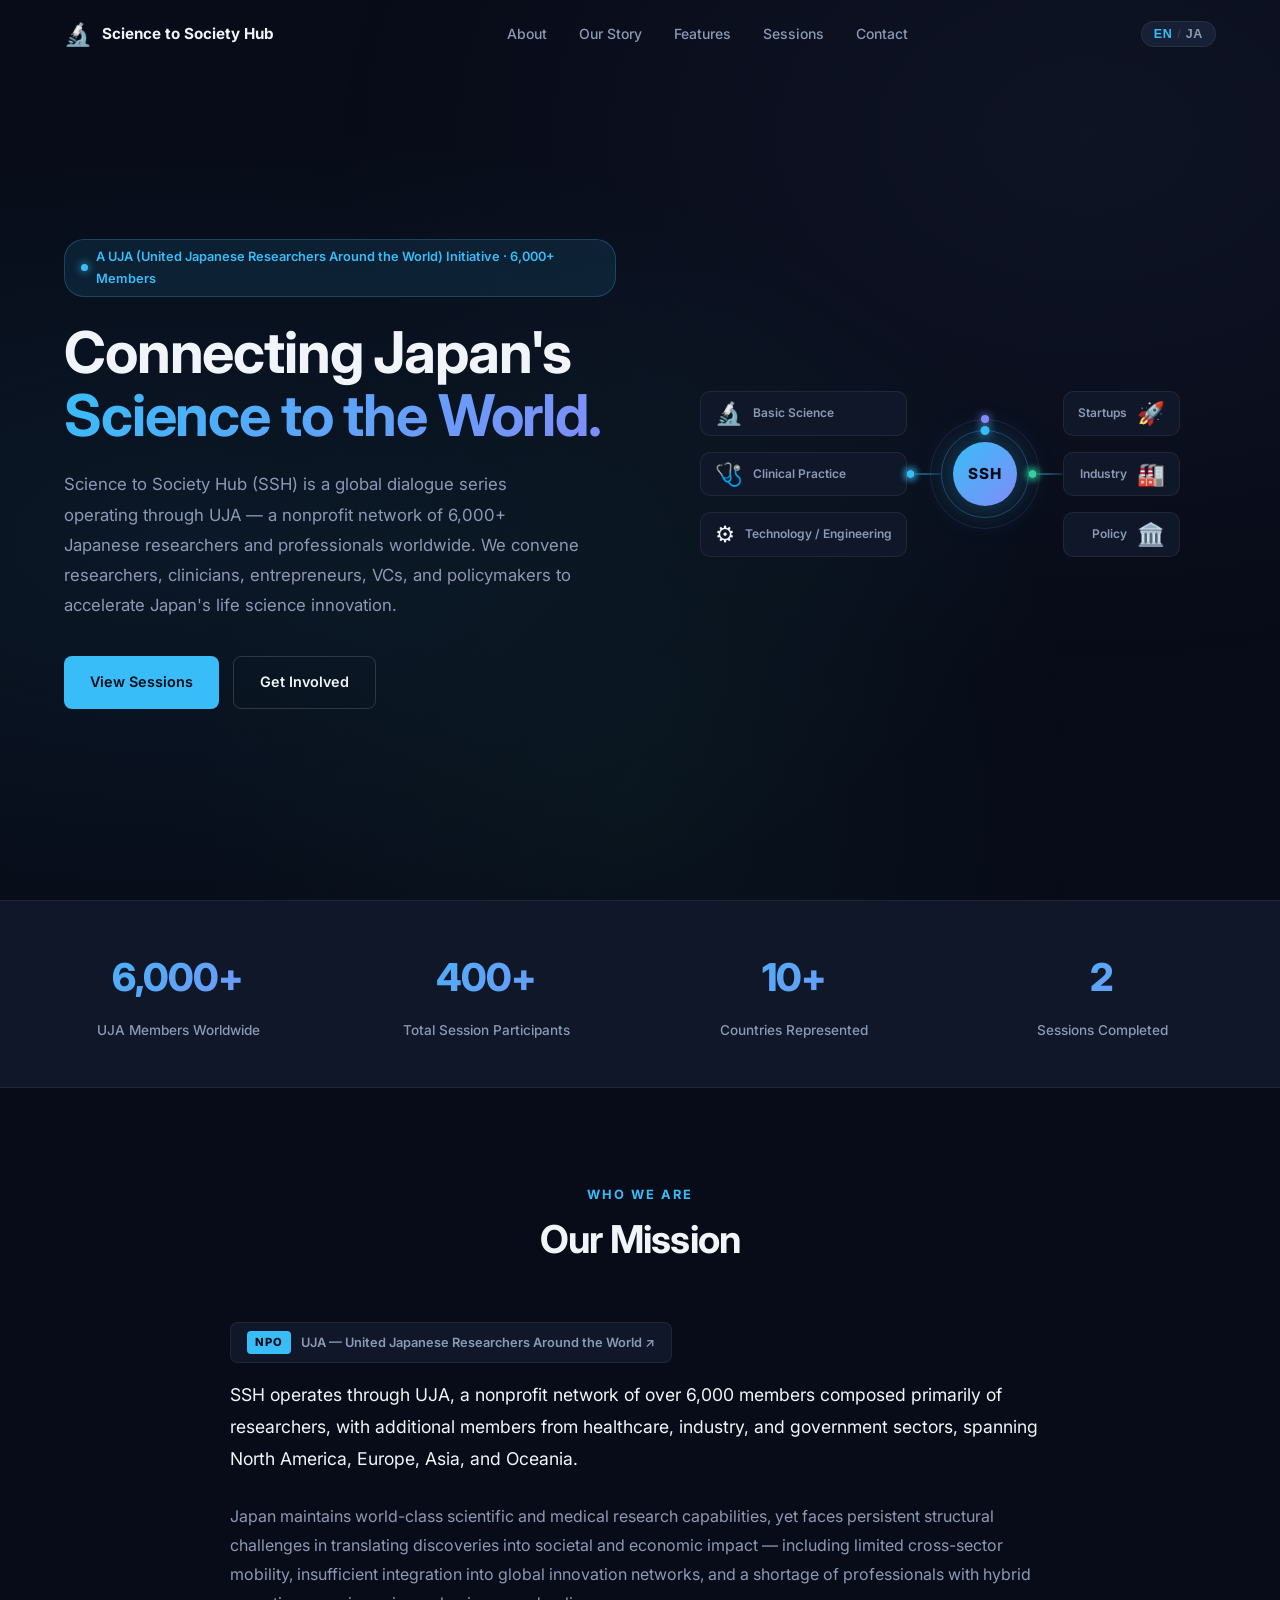
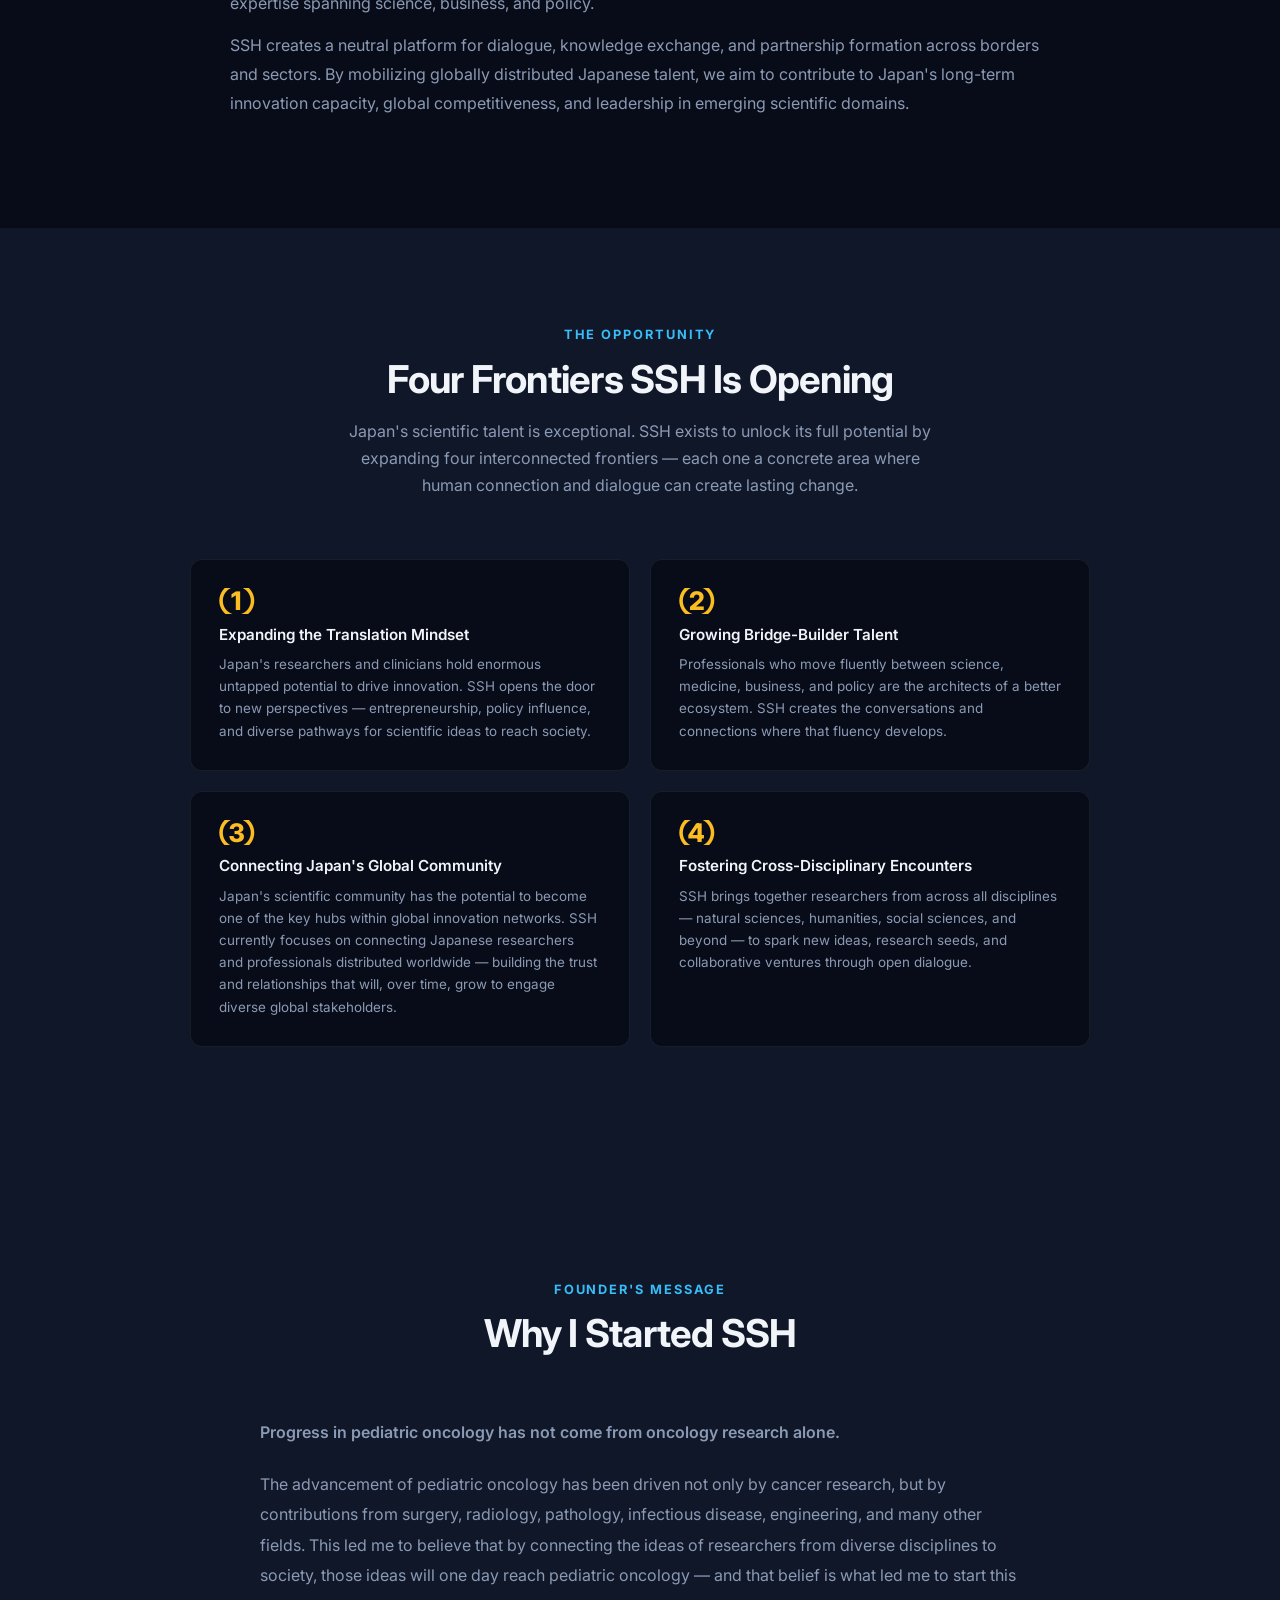
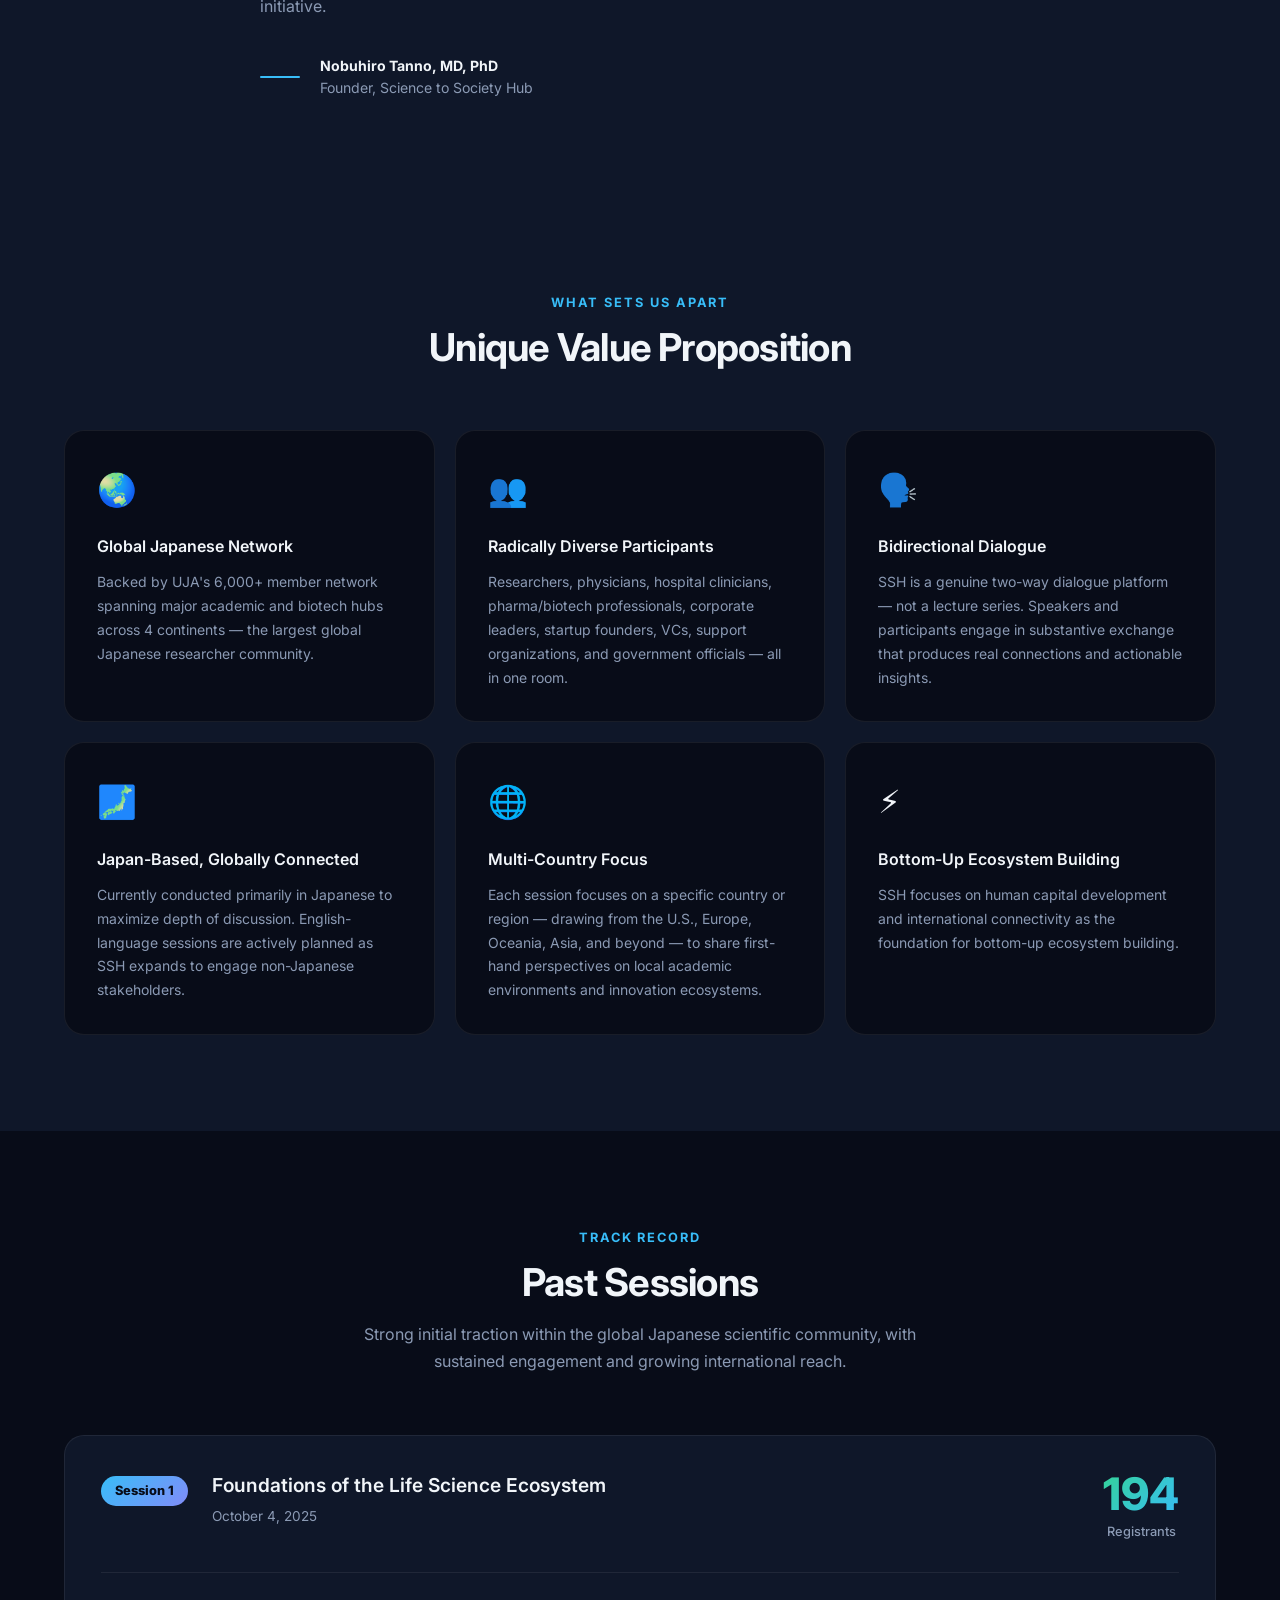
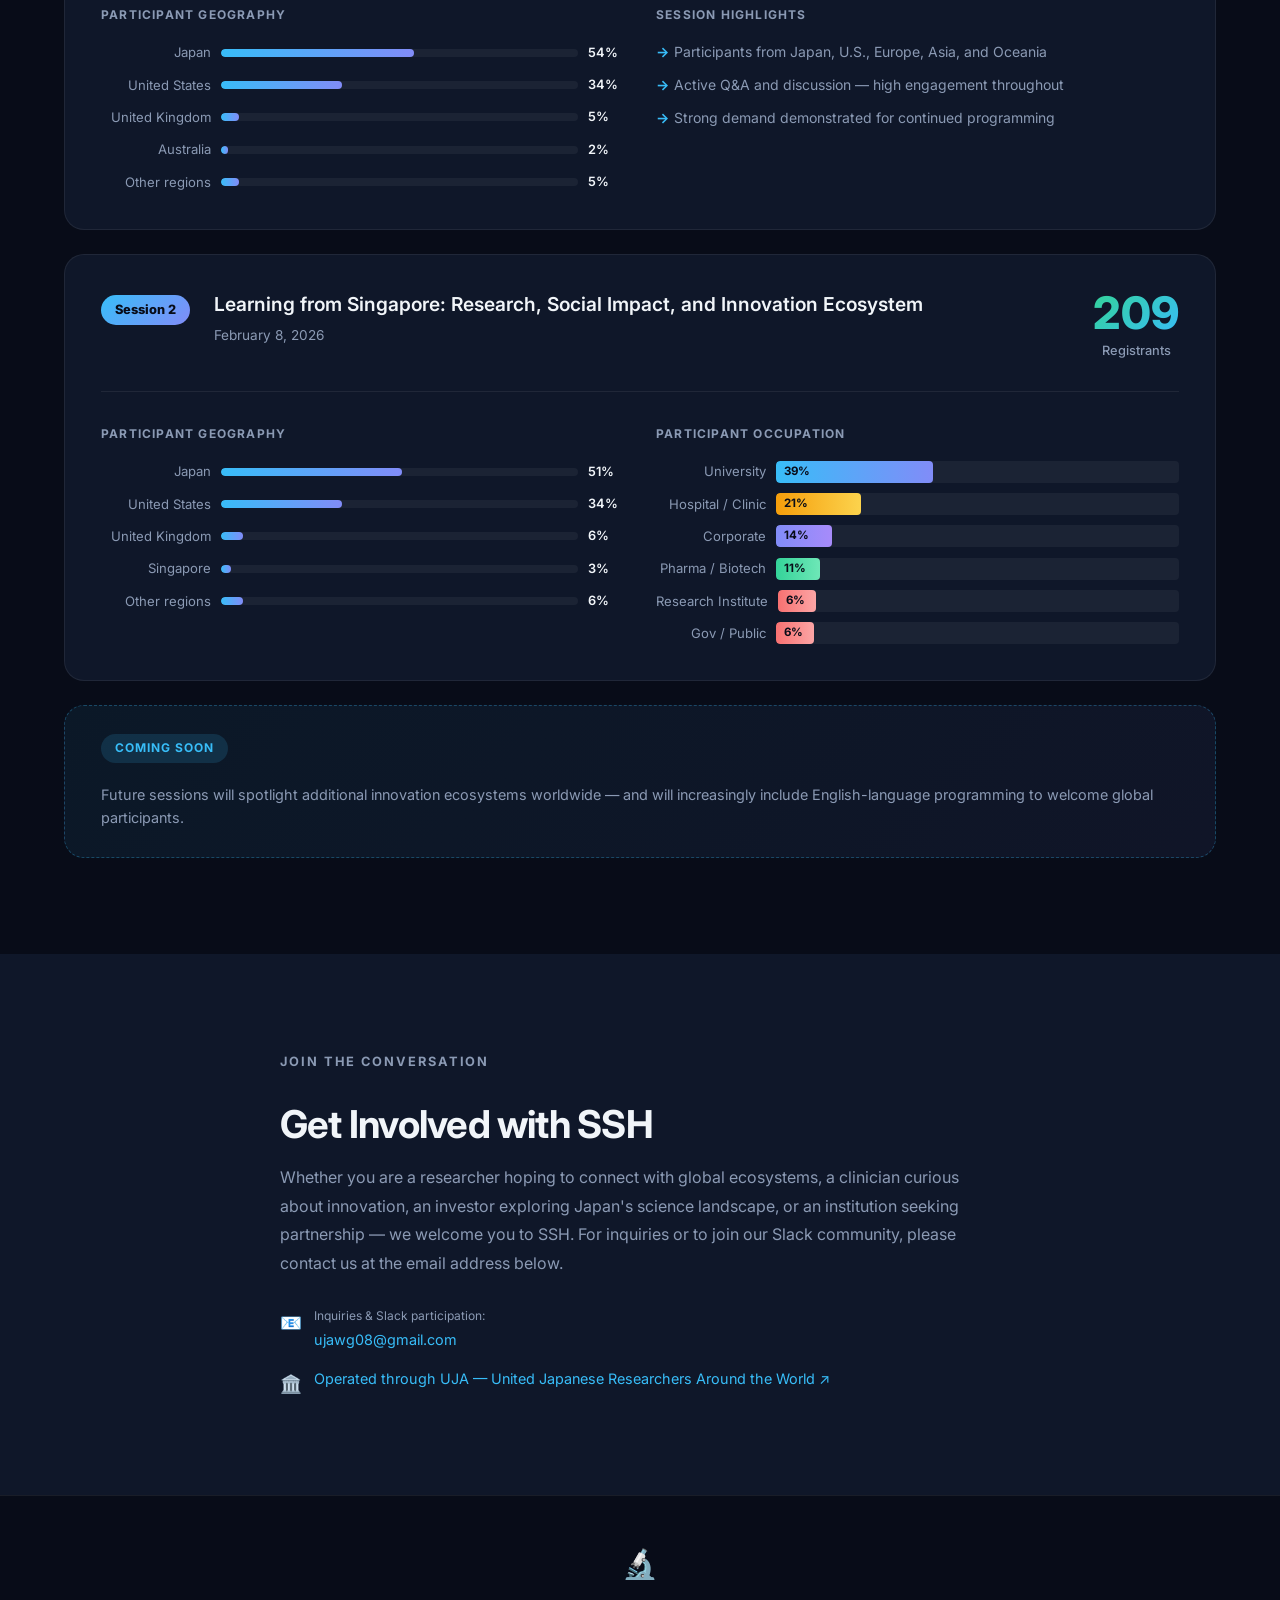
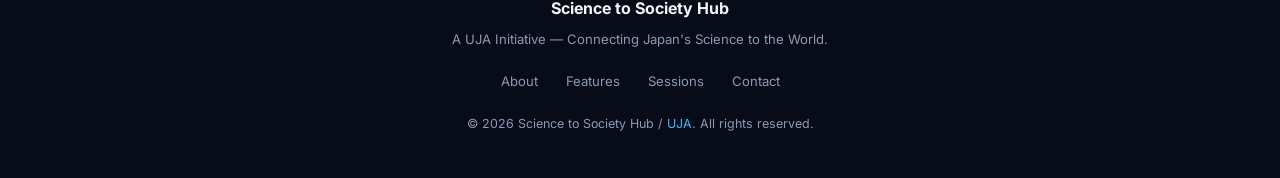
<file: index.html>
<!DOCTYPE html>
<html lang="en">
<head>
  <meta charset="UTF-8" />
  <meta name="viewport" content="width=device-width, initial-scale=1.0" />
  <title>Science to Society Hub</title>
  <meta name="description" content="A global initiative connecting Japan's life science researchers to the world's innovation ecosystems, operating through UJA's 6,000+ member network." />
  <link rel="stylesheet" href="css/style.css" />
  <link rel="preconnect" href="https://fonts.googleapis.com" />
  <link href="https://fonts.googleapis.com/css2?family=Inter:wght@300;400;500;600;700&family=Noto+Sans+JP:wght@300;400;500;700&display=swap" rel="stylesheet" />
</head>
<body>

  <!-- ===== NAVIGATION ===== -->
  <header class="site-header" id="site-header">
    <nav class="nav-container">
      <a href="#" class="logo">
        <span class="logo-icon">🔬</span>
        <span class="logo-text">Science to Society Hub</span>
      </a>

      <ul class="nav-links">
        <li><a href="#about"    data-en="About"    data-ja="概要">About</a></li>
        <li><a href="#story"    data-en="Our Story" data-ja="創設者の想い">Our Story</a></li>
        <li><a href="#features" data-en="Features" data-ja="特徴">Features</a></li>
        <li><a href="#sessions" data-en="Sessions" data-ja="開催実績">Sessions</a></li>
        <li><a href="#contact"  data-en="Contact"  data-ja="お問い合わせ">Contact</a></li>
      </ul>

      <div class="nav-actions">
        <button class="lang-toggle" id="lang-toggle" aria-label="Switch language">
          <span class="lang-label active" id="lang-en">EN</span>
          <span class="lang-separator">/</span>
          <span class="lang-label" id="lang-ja">JA</span>
        </button>
        <button class="hamburger" id="hamburger" aria-label="Open menu">
          <span></span><span></span><span></span>
        </button>
      </div>
    </nav>
    <div class="mobile-menu" id="mobile-menu">
      <ul>
        <li><a href="#about"    data-en="About"    data-ja="概要">About</a></li>
        <li><a href="#features" data-en="Features" data-ja="特徴">Features</a></li>
        <li><a href="#sessions" data-en="Sessions" data-ja="開催実績">Sessions</a></li>
        <li><a href="#contact"  data-en="Contact"  data-ja="お問い合わせ">Contact</a></li>
      </ul>
    </div>
  </header>

  <main>

    <!-- ===== HERO ===== -->
    <section class="hero" id="hero">
      <div class="hero-bg"></div>
      <div class="hero-content">
        <div class="hero-badge">
          <span class="badge-dot"></span>
          <a href="https://www.uja-info.org/about-english" target="_blank" rel="noopener" class="badge-link"
             data-en="A UJA (United Japanese Researchers Around the World) Initiative · 6,000+ Members"
             data-ja="UJA（海外日本人研究者ネットワーク）イニシアティブ · 6,000人以上のメンバー">
            A UJA (United Japanese Researchers Around the World) Initiative · 6,000+ Members
          </a>
        </div>
        <h1 class="hero-title">
          <span data-en="Connecting Japan's" data-ja="日本の科学を">Connecting Japan's</span><br />
          <span class="accent" data-en="Science to the World." data-ja="世界へ。">Science to the World.</span>
        </h1>
        <p class="hero-subtitle" data-en="Science to Society Hub (SSH) is a global dialogue series operating through UJA — a nonprofit network of 6,000+ Japanese researchers and professionals worldwide. We convene researchers, clinicians, entrepreneurs, VCs, and policymakers to accelerate Japan's life science innovation." data-ja="Science to Society Hub（SSH）は、世界中の日本人研究者・専門家6,000人以上が参加するNPO法人UJAが運営するグローバル対話シリーズです。研究者、医療従事者、起業家、VC、政策立案者を集め、日本のライフサイエンス・イノベーションを加速させます。">
          Science to Society Hub (SSH) is a global dialogue series operating through UJA — a nonprofit network of 6,000+ Japanese researchers and professionals worldwide. We convene researchers, clinicians, entrepreneurs, VCs, and policymakers to accelerate Japan's life science innovation.
        </p>
        <div class="hero-actions">
          <a href="#sessions" class="btn btn-primary"   data-en="View Sessions"   data-ja="開催実績を見る">View Sessions</a>
          <a href="#contact"  class="btn btn-secondary" data-en="Get Involved"    data-ja="参加する">Get Involved</a>
        </div>
      </div>
      <div class="hero-visual">
        <div class="bridge-visual">

          <!-- Left: Knowledge sources -->
          <div class="bridge-side bridge-left">
            <div class="bridge-node">
              <div class="bn-icon">🔬</div>
              <div class="bn-label" data-en="Basic Science" data-ja="基礎科学">Basic Science</div>
            </div>
            <div class="bridge-node">
              <div class="bn-icon">🩺</div>
              <div class="bn-label" data-en="Clinical Practice" data-ja="臨床実践">Clinical Practice</div>
            </div>
            <div class="bridge-node">
              <div class="bn-icon">⚙️</div>
              <div class="bn-label" data-en="Technology / Engineering" data-ja="技術・工学">Technology / Engineering</div>
            </div>
          </div>

          <!-- Connecting flow left -->
          <div class="bridge-flow bridge-flow-l">
            <div class="flow-track"></div>
            <div class="flow-dot fd1"></div>
            <div class="flow-dot fd2"></div>
            <div class="flow-dot fd3"></div>
          </div>

          <!-- Center hub -->
          <div class="bridge-hub-wrap">
            <div class="bh-ring bh-ring-1"></div>
            <div class="bh-ring bh-ring-2"></div>
            <div class="bridge-hub-core">SSH</div>
          </div>

          <!-- Connecting flow right -->
          <div class="bridge-flow bridge-flow-r">
            <div class="flow-track"></div>
            <div class="flow-dot fd1"></div>
            <div class="flow-dot fd2"></div>
            <div class="flow-dot fd3"></div>
          </div>

          <!-- Right: Society targets -->
          <div class="bridge-side bridge-right">
            <div class="bridge-node">
              <div class="bn-icon">🚀</div>
              <div class="bn-label" data-en="Startups" data-ja="スタートアップ">Startups</div>
            </div>
            <div class="bridge-node">
              <div class="bn-icon">🏭</div>
              <div class="bn-label" data-en="Industry" data-ja="産業">Industry</div>
            </div>
            <div class="bridge-node">
              <div class="bn-icon">🏛️</div>
              <div class="bn-label" data-en="Policy" data-ja="政策">Policy</div>
            </div>
          </div>

        </div>
      </div>
    </section>

    <!-- ===== STATS ===== -->
    <section class="stats-bar">
      <div class="stats-container">
        <div class="stat-item">
          <span class="stat-number">6,000+</span>
          <span class="stat-label" data-en="UJA Members Worldwide" data-ja="UJA世界会員数">UJA Members Worldwide</span>
        </div>
        <div class="stat-item">
          <span class="stat-number">400+</span>
          <span class="stat-label" data-en="Total Session Participants" data-ja="累計参加登録者数">Total Session Participants</span>
        </div>
        <div class="stat-item">
          <span class="stat-number">10+</span>
          <span class="stat-label" data-en="Countries Represented" data-ja="参加国数">Countries Represented</span>
        </div>
        <div class="stat-item">
          <span class="stat-number">2</span>
          <span class="stat-label" data-en="Sessions Completed" data-ja="開催済みセッション">Sessions Completed</span>
        </div>
      </div>
    </section>

    <!-- ===== ABOUT / MISSION ===== -->
    <section class="about" id="about">
      <div class="section-container">
        <div class="section-header fade-in">
          <p class="section-eyebrow" data-en="Who We Are" data-ja="私たちについて">Who We Are</p>
          <h2 class="section-title" data-en="Our Mission" data-ja="ミッション">Our Mission</h2>
        </div>

        <div class="about-grid">
          <div class="about-text fade-in">
            <div class="uja-context">
              <div class="uja-logo-block">
                <span class="uja-badge">NPO</span>
                <a href="https://www.uja-info.org/about-english" target="_blank" rel="noopener" class="uja-name uja-link">UJA — United Japanese Researchers Around the World ↗</a>
              </div>
              <p class="lead" data-en="SSH operates through UJA, a nonprofit network of over 6,000 members composed primarily of researchers, with additional members from healthcare, industry, and government sectors, spanning North America, Europe, Asia, and Oceania." data-ja="SSHは、研究者を中心に医療・産業・政府機関のメンバーも擁する6,000人以上のNPO法人UJAのネットワークを通じて運営されています。北米・欧州・アジア・オセアニアに広がるグローバルコミュニティです。">
                SSH operates through UJA, a nonprofit network of over 6,000 members composed primarily of researchers, with additional members from healthcare, industry, and government sectors, spanning North America, Europe, Asia, and Oceania.
              </p>
            </div>
            <p data-en="Japan maintains world-class scientific and medical research capabilities, yet faces persistent structural challenges in translating discoveries into societal and economic impact — including limited cross-sector mobility, insufficient integration into global innovation networks, and a shortage of professionals with hybrid expertise spanning science, business, and policy." data-ja="日本は世界トップレベルの科学・医療研究力を持ちながら、発見を社会的・経済的インパクトへと転換する構造的課題に直面しています。分野横断的な人材流動性の低さ、グローバルイノベーションネットワークへの参入不足、科学・ビジネス・政策にわたるハイブリッド人材の不足などが課題です。">
              Japan maintains world-class scientific and medical research capabilities, yet faces persistent structural challenges in translating discoveries into societal and economic impact — including limited cross-sector mobility, insufficient integration into global innovation networks, and a shortage of professionals with hybrid expertise spanning science, business, and policy.
            </p>
            <p data-en="SSH creates a neutral platform for dialogue, knowledge exchange, and partnership formation across borders and sectors. By mobilizing globally distributed Japanese talent, we aim to contribute to Japan's long-term innovation capacity, global competitiveness, and leadership in emerging scientific domains." data-ja="SSHはセクターを越え、国境を越えた対話・知識交換・パートナーシップ形成のためのニュートラルなプラットフォームを提供します。世界に分散する日本の優秀な人材を結集することで、日本の長期的なイノベーション力と新興科学分野でのリーダーシップに貢献します。">
              SSH creates a neutral platform for dialogue, knowledge exchange, and partnership formation across borders and sectors. By mobilizing globally distributed Japanese talent, we aim to contribute to Japan's long-term innovation capacity, global competitiveness, and leadership in emerging scientific domains.
            </p>
          </div>

        </div>
      </div>
    </section>

    <!-- ===== CHALLENGES (Version A: Opportunity Framing) ===== -->
    <section class="challenges" id="challenges">
      <div class="section-container">
        <div class="section-header fade-in">
          <p class="section-eyebrow" data-en="The Opportunity" data-ja="SSHが目指すもの">The Opportunity</p>
          <h2 class="section-title" data-en="Four Frontiers SSH Is Opening" data-ja="SSHが切り拓く4つのフロンティア">Four Frontiers SSH Is Opening</h2>
          <p class="section-subtitle" data-en="Japan's scientific talent is exceptional. SSH exists to unlock its full potential by expanding four interconnected frontiers — each one a concrete area where human connection and dialogue can create lasting change." data-ja="日本の科学的人材は世界に通用します。SSHは、人と人との対話を通じてそのポテンシャルを最大化するために、4つの相互に連動するフロンティアを切り拓きます。">
            Japan's scientific talent is exceptional. SSH exists to unlock its full potential by expanding four interconnected frontiers — each one a concrete area where human connection and dialogue can create lasting change.
          </p>
        </div>
        <div class="challenges-grid challenges-grid-4">
          <div class="challenge-card fade-in">
            <div class="ch-num">①</div>
            <h4 data-en="Expanding the Translation Mindset" data-ja="社会実装マインドの拡張">Expanding the Translation Mindset</h4>
            <p data-en="Japan's researchers and clinicians hold enormous untapped potential to drive innovation. SSH opens the door to new perspectives — entrepreneurship, policy influence, and diverse pathways for scientific ideas to reach society." data-ja="日本の研究者や医師は、イノベーションを推進する大きな可能性を秘めています。SSHは、起業・政策・さまざまな経路を通じて科学的アイデアが社会に届くための新たな視点への扉を開きます。">Japan's researchers and clinicians hold enormous untapped potential to drive innovation. SSH opens the door to new perspectives — entrepreneurship, policy influence, and diverse pathways for scientific ideas to reach society.</p>
          </div>
          <div class="challenge-card fade-in">
            <div class="ch-num">②</div>
            <h4 data-en="Growing Bridge-Builder Talent" data-ja="ブリッジ人材の育成">Growing Bridge-Builder Talent</h4>
            <p data-en="Professionals who move fluently between science, medicine, business, and policy are the architects of a better ecosystem. SSH creates the conversations and connections where that fluency develops." data-ja="科学・医療・ビジネス・政策を横断できる人材が、より良いエコシステムを設計します。SSHはそのような越境力が育まれる対話と出会いの場をつくります。">Professionals who move fluently between science, medicine, business, and policy are the architects of a better ecosystem. SSH creates the conversations and connections where that fluency develops.</p>
          </div>
          <div class="challenge-card fade-in">
            <div class="ch-num">③</div>
            <h4 data-en="Connecting Japan's Global Community" data-ja="日本のグローバルコミュニティをつなぐ">Connecting Japan's Global Community</h4>
            <p data-en="Japan's scientific community has the potential to become one of the key hubs within global innovation networks. SSH currently focuses on connecting Japanese researchers and professionals distributed worldwide — building the trust and relationships that will, over time, grow to engage diverse global stakeholders." data-ja="日本の科学コミュニティは、世界のイノベーションネットワークの主要な拠点のひとつになれます。SSHは現在、世界に散らばる日本人研究者・専門家をつなぐことに注力し、信頼関係を積み重ねながら、将来的には多様なグローバルステークホルダーを巻き込んでいく展望を持っています。">Japan's scientific community has the potential to become one of the key hubs within global innovation networks. SSH currently focuses on connecting Japanese researchers and professionals distributed worldwide — building the trust and relationships that will, over time, grow to engage diverse global stakeholders.</p>
          </div>
          <div class="challenge-card fade-in">
            <div class="ch-num">④</div>
            <h4 data-en="Fostering Cross-Disciplinary Encounters" data-ja="学際的な出会いの創出">Fostering Cross-Disciplinary Encounters</h4>
            <p data-en="SSH brings together researchers from across all disciplines — natural sciences, humanities, social sciences, and beyond — to spark new ideas, research seeds, and collaborative ventures through open dialogue." data-ja="SSHは多様な学術的背景を持つ研究者が集い、開かれた対話から新たな研究シーズや協働の構想を生み出す場をつくります。">SSH brings together researchers from across all disciplines — natural sciences, humanities, social sciences, and beyond — to spark new ideas, research seeds, and collaborative ventures through open dialogue.</p>
          </div>
        </div>
      </div>
    </section>

    <!-- ===== FOUNDER STORY ===== -->
    <section class="founder-story" id="story">
      <div class="section-container">

        <div class="section-header fade-in">
          <p class="section-eyebrow" data-en="Founder's Message" data-ja="創設者の想い">Founder's Message</p>
          <h2 class="section-title" data-en="Why I Started SSH" data-ja="SSHを始めた理由">Why I Started SSH</h2>
        </div>

        <div class="story-body fade-in">
          <p class="story-lead" data-en="Progress in pediatric oncology has not come from oncology research alone." data-ja="小児がんの医療は、がん研究だけで進歩してきたわけではありません。">
            Progress in pediatric oncology has not come from oncology research alone.
          </p>

          <p data-en="The advancement of pediatric oncology has been driven not only by cancer research, but by contributions from surgery, radiology, pathology, infectious disease, engineering, and many other fields. This led me to believe that by connecting the ideas of researchers from diverse disciplines to society, those ideas will one day reach pediatric oncology — and that belief is what led me to start this initiative." data-ja="小児がん医療の発展はがん研究だけでなく、外科学、放射線医学、病理学、感染症学、工学など様々な分野によってなされてきました。このことから、様々な研究者のアイデアを社会に繋げれば、小児がん医療にいつか届くと考え、この会を始めました。">
            The advancement of pediatric oncology has been driven not only by cancer research, but by contributions from surgery, radiology, pathology, infectious disease, engineering, and many other fields. This led me to believe that by connecting the ideas of researchers from diverse disciplines to society, those ideas will one day reach pediatric oncology — and that belief is what led me to start this initiative.
          </p>

          <div class="story-sig fade-in">
            <div class="story-sig-line"></div>
            <p>
              <strong>Nobuhiro Tanno, MD, PhD</strong><br />
              <span data-en="Founder, Science to Society Hub" data-ja="Science to Society Hub 創設者">Founder, Science to Society Hub</span>
            </p>
          </div>
        </div>

      </div>
    </section>

    <!-- ===== FEATURES ===== -->
    <section class="features" id="features">
      <div class="section-container">
        <div class="section-header fade-in">
          <p class="section-eyebrow" data-en="What Sets Us Apart" data-ja="SSHの特徴">What Sets Us Apart</p>
          <h2 class="section-title" data-en="Unique Value Proposition" data-ja="独自の価値">Unique Value Proposition</h2>
        </div>
        <div class="features-grid">
          <div class="feature-card fade-in">
            <div class="feature-icon">🌏</div>
            <h3 data-en="Global Japanese Network" data-ja="グローバル日本人ネットワーク">Global Japanese Network</h3>
            <p data-en="Backed by UJA's 6,000+ member network spanning major academic and biotech hubs across 4 continents — the largest global Japanese researcher community." data-ja="4大陸の主要な学術・バイオテクハブをカバーするUJA 6,000人超の会員ネットワーク。世界最大の日本人研究者コミュニティが基盤です。">Backed by UJA's 6,000+ member network spanning major academic and biotech hubs across 4 continents — the largest global Japanese researcher community.</p>
          </div>
          <div class="feature-card fade-in">
            <div class="feature-icon">👥</div>
            <h3 data-en="Radically Diverse Participants" data-ja="多様なステークホルダー">Radically Diverse Participants</h3>
            <p data-en="Researchers, physicians, hospital clinicians, pharma/biotech professionals, corporate leaders, startup founders, VCs, support organizations, and government officials — all in one room." data-ja="研究者・医師・臨床家・製薬/バイオ企業・スタートアップ創業者・VC・支援機関・行政・政府機関など、多様な職種が一堂に会します。">Researchers, physicians, hospital clinicians, pharma/biotech professionals, corporate leaders, startup founders, VCs, support organizations, and government officials — all in one room.</p>
          </div>
          <div class="feature-card fade-in">
            <div class="feature-icon">🗣️</div>
            <h3 data-en="Bidirectional Dialogue" data-ja="双方向対話プラットフォーム">Bidirectional Dialogue</h3>
            <p data-en="SSH is a genuine two-way dialogue platform — not a lecture series. Speakers and participants engage in substantive exchange that produces real connections and actionable insights." data-ja="SSHは一方通行の講演ではなく、真の双方向対話プラットフォームです。スピーカーと参加者が実質的な交流を通じて、リアルなつながりと実行可能な示唆を生み出します。">SSH is a genuine two-way dialogue platform — not a lecture series. Speakers and participants engage in substantive exchange that produces real connections and actionable insights.</p>
          </div>
          <div class="feature-card fade-in">
            <div class="feature-icon">🗾</div>
            <h3 data-en="Japan-Based, Globally Connected" data-ja="日本発、グローバル展開">Japan-Based, Globally Connected</h3>
            <p data-en="Currently conducted primarily in Japanese to maximize depth of discussion. English-language sessions are actively planned as SSH expands to engage non-Japanese stakeholders." data-ja="現在は議論の深さを最大化するため主に日本語で実施。SSHの国際展開に伴い、英語セッションも積極的に企画しています。">Currently conducted primarily in Japanese to maximize depth of discussion. English-language sessions are actively planned as SSH expands to engage non-Japanese stakeholders.</p>
          </div>
          <div class="feature-card fade-in">
            <div class="feature-icon">🌐</div>
            <h3 data-en="Multi-Country Focus" data-ja="多国間フォーカス">Multi-Country Focus</h3>
            <p data-en="Each session focuses on a specific country or region — drawing from the U.S., Europe, Oceania, Asia, and beyond — to share first-hand perspectives on local academic environments and innovation ecosystems." data-ja="各セッションでは米国・欧州・オセアニア・アジアなどから特定の国・地域に焦点を当て、現地のアカデミアやイノベーション・エコシステムの現況をシェアしていきます。">Each session focuses on a specific country or region — drawing from the U.S., Europe, Oceania, Asia, and beyond — to share first-hand perspectives on local academic environments and innovation ecosystems.</p>
          </div>
          <div class="feature-card fade-in">
            <div class="feature-icon">⚡</div>
            <h3 data-en="Bottom-Up Ecosystem Building" data-ja="ボトムアップのエコシステム形成">Bottom-Up Ecosystem Building</h3>
            <p data-en="SSH focuses on human capital development and international connectivity as the foundation for bottom-up ecosystem building." data-ja="SSHは人材育成と国際的な連結性に集中し、ボトムアップのエコシステム形成を目指します。">SSH focuses on human capital development and international connectivity as the foundation for bottom-up ecosystem building.</p>
          </div>
        </div>
      </div>
    </section>

    <!-- ===== SESSIONS ===== -->
    <section class="sessions" id="sessions">
      <div class="section-container">
        <div class="section-header fade-in">
          <p class="section-eyebrow" data-en="Track Record" data-ja="開催実績">Track Record</p>
          <h2 class="section-title" data-en="Past Sessions" data-ja="これまでのセッション">Past Sessions</h2>
          <p class="section-subtitle" data-en="Strong initial traction within the global Japanese scientific community, with sustained engagement and growing international reach." data-ja="グローバルな日本人科学者コミュニティで強い反響を呼び、継続的なエンゲージメントと国際的広がりを実現しています。">Strong initial traction within the global Japanese scientific community, with sustained engagement and growing international reach.</p>
        </div>

        <!-- Session 1 -->
        <div class="session-block fade-in">
          <div class="session-header">
            <div class="session-number">Session 1</div>
            <div class="session-meta">
              <h3 data-en="Foundations of the Life Science Ecosystem" data-ja="ライフサイエンス・エコシステム基礎講座">Foundations of the Life Science Ecosystem</h3>
              <p class="session-date">
                <span data-en="October 4, 2025" data-ja="2025年10月4日">October 4, 2025</span>
              </p>
            </div>
            <div class="session-reg">
              <span class="reg-number">194</span>
              <span class="reg-label" data-en="Registrants" data-ja="登録者">Registrants</span>
            </div>
          </div>
          <div class="session-body">
            <div class="geo-chart">
              <h4 class="chart-title" data-en="Participant Geography" data-ja="参加者の国・地域分布">Participant Geography</h4>
              <div class="geo-bars">
                <div class="geo-row">
                  <span class="geo-country" data-en="Japan" data-ja="日本">Japan</span>
                  <div class="geo-bar-wrap"><div class="geo-bar" style="width:54%"></div></div>
                  <span class="geo-pct">54%</span>
                </div>
                <div class="geo-row">
                  <span class="geo-country" data-en="United States" data-ja="米国">United States</span>
                  <div class="geo-bar-wrap"><div class="geo-bar" style="width:34%"></div></div>
                  <span class="geo-pct">34%</span>
                </div>
                <div class="geo-row">
                  <span class="geo-country" data-en="United Kingdom" data-ja="英国">United Kingdom</span>
                  <div class="geo-bar-wrap"><div class="geo-bar" style="width:5%"></div></div>
                  <span class="geo-pct">5%</span>
                </div>
                <div class="geo-row">
                  <span class="geo-country" data-en="Australia" data-ja="オーストラリア">Australia</span>
                  <div class="geo-bar-wrap"><div class="geo-bar" style="width:2%"></div></div>
                  <span class="geo-pct">2%</span>
                </div>
                <div class="geo-row">
                  <span class="geo-country" data-en="Other regions" data-ja="その他">Other regions</span>
                  <div class="geo-bar-wrap"><div class="geo-bar" style="width:5%"></div></div>
                  <span class="geo-pct">5%</span>
                </div>
              </div>
            </div>
            <div class="session-highlights">
              <h4 class="chart-title" data-en="Session Highlights" data-ja="セッションのハイライト">Session Highlights</h4>
              <ul class="highlight-list">
                <li data-en="Participants from Japan, U.S., Europe, Asia, and Oceania" data-ja="日本・米国・欧州・アジア・オセアニアから参加">Participants from Japan, U.S., Europe, Asia, and Oceania</li>
                <li data-en="Active Q&A and discussion — high engagement throughout" data-ja="活発なQ&Aとディスカッション — 高いエンゲージメントを維持">Active Q&amp;A and discussion — high engagement throughout</li>
                <li data-en="Strong demand demonstrated for continued programming" data-ja="継続プログラムへの強い需要を確認">Strong demand demonstrated for continued programming</li>
              </ul>
            </div>
          </div>
        </div>

        <!-- Session 2 -->
        <div class="session-block fade-in">
          <div class="session-header">
            <div class="session-number">Session 2</div>
            <div class="session-meta">
              <h3 data-en="Learning from Singapore: Research, Social Impact, and Innovation Ecosystem" data-ja="シンガポールから学ぶ：研究・社会的インパクト・イノベーション・エコシステム">Learning from Singapore: Research, Social Impact, and Innovation Ecosystem</h3>
              <p class="session-date">
                <span data-en="February 8, 2026" data-ja="2026年2月8日">February 8, 2026</span>
              </p>
            </div>
            <div class="session-reg">
              <span class="reg-number">209</span>
              <span class="reg-label" data-en="Registrants" data-ja="登録者">Registrants</span>
            </div>
          </div>
          <div class="session-body">
            <div class="geo-chart">
              <h4 class="chart-title" data-en="Participant Geography" data-ja="参加者の国・地域分布">Participant Geography</h4>
              <div class="geo-bars">
                <div class="geo-row">
                  <span class="geo-country" data-en="Japan" data-ja="日本">Japan</span>
                  <div class="geo-bar-wrap"><div class="geo-bar" style="width:50.7%"></div></div>
                  <span class="geo-pct">51%</span>
                </div>
                <div class="geo-row">
                  <span class="geo-country" data-en="United States" data-ja="米国">United States</span>
                  <div class="geo-bar-wrap"><div class="geo-bar" style="width:34%"></div></div>
                  <span class="geo-pct">34%</span>
                </div>
                <div class="geo-row">
                  <span class="geo-country" data-en="United Kingdom" data-ja="英国">United Kingdom</span>
                  <div class="geo-bar-wrap"><div class="geo-bar" style="width:6.2%"></div></div>
                  <span class="geo-pct">6%</span>
                </div>
                <div class="geo-row">
                  <span class="geo-country" data-en="Singapore" data-ja="シンガポール">Singapore</span>
                  <div class="geo-bar-wrap"><div class="geo-bar" style="width:2.9%"></div></div>
                  <span class="geo-pct">3%</span>
                </div>
                <div class="geo-row">
                  <span class="geo-country" data-en="Other regions" data-ja="その他">Other regions</span>
                  <div class="geo-bar-wrap"><div class="geo-bar" style="width:6.1%"></div></div>
                  <span class="geo-pct">6%</span>
                </div>
              </div>
            </div>
            <div class="occ-chart">
              <h4 class="chart-title" data-en="Participant Occupation" data-ja="参加者の職種分布">Participant Occupation</h4>
              <div class="occ-bars">
                <div class="occ-row">
                  <span class="occ-label" data-en="University" data-ja="大学">University</span>
                  <div class="occ-bar-wrap"><div class="occ-bar" style="width:39%"><span>39%</span></div></div>
                </div>
                <div class="occ-row">
                  <span class="occ-label" data-en="Hospital / Clinic" data-ja="病院・クリニック">Hospital / Clinic</span>
                  <div class="occ-bar-wrap"><div class="occ-bar occ-b2" style="width:21%"><span>21%</span></div></div>
                </div>
                <div class="occ-row">
                  <span class="occ-label" data-en="Corporate" data-ja="企業">Corporate</span>
                  <div class="occ-bar-wrap"><div class="occ-bar occ-b3" style="width:14%"><span>14%</span></div></div>
                </div>
                <div class="occ-row">
                  <span class="occ-label" data-en="Pharma / Biotech" data-ja="製薬・バイオテク">Pharma / Biotech</span>
                  <div class="occ-bar-wrap"><div class="occ-bar occ-b4" style="width:11%"><span>11%</span></div></div>
                </div>
                <div class="occ-row">
                  <span class="occ-label" data-en="Research Institute" data-ja="研究所">Research Institute</span>
                  <div class="occ-bar-wrap"><div class="occ-bar occ-b5" style="width:6%"><span>6%</span></div></div>
                </div>
                <div class="occ-row">
                  <span class="occ-label" data-en="Gov / Public" data-ja="行政・公的機関">Gov / Public</span>
                  <div class="occ-bar-wrap"><div class="occ-bar occ-b5" style="width:6%"><span>6%</span></div></div>
                </div>
              </div>
            </div>
          </div>
        </div>

        <!-- Coming up -->
        <div class="upcoming-teaser fade-in">
          <div class="teaser-inner">
            <span class="teaser-tag" data-en="Coming Soon" data-ja="次回予告">Coming Soon</span>
            <p data-en="Future sessions will spotlight additional innovation ecosystems worldwide — and will increasingly include English-language programming to welcome global participants." data-ja="今後のセッションでは世界各地のイノベーション・エコシステムを特集し、グローバルな参加者を迎えるための英語プログラムも拡充していきます。">Future sessions will spotlight additional innovation ecosystems worldwide — and will increasingly include English-language programming to welcome global participants.</p>
          </div>
        </div>
      </div>
    </section>

    <!-- ===== CONTACT ===== -->
    <section class="contact" id="contact">
      <div class="section-container">
        <div class="contact-inner contact-inner-single">
          <div class="contact-info fade-in">
            <p class="section-eyebrow" data-en="Join the Conversation" data-ja="参加・お問い合わせ">Join the Conversation</p>
            <h2 class="section-title" data-en="Get Involved with SSH" data-ja="SSHに参加しよう">Get Involved with SSH</h2>
            <p data-en="Whether you are a researcher hoping to connect with global ecosystems, a clinician curious about innovation, an investor exploring Japan's science landscape, or an institution seeking partnership — we welcome you to SSH. For inquiries or to join our Slack community, please contact us at the email address below." data-ja="グローバルなエコシステムとつながりたい研究者、イノベーションに関心を持つ臨床家、日本の科学を探求する投資家、パートナーシップを模索する機関など — どなたでもSSHへの参加を歓迎します。参加のご希望やお問い合わせは以下のメールアドレスまでお気軽にご連絡ください。">
              Whether you are a researcher hoping to connect with global ecosystems, a clinician curious about innovation, an investor exploring Japan's science landscape, or an institution seeking partnership — we welcome you to SSH. For inquiries or to join our Slack community, please contact us at the email address below.
            </p>

            <div class="contact-details">
              <div class="contact-item">
                <span class="contact-icon">📧</span>
                <div>
                  <span data-en="Inquiries &amp; Slack participation:" data-ja="お問い合わせ・Slack参加希望：">Inquiries &amp; Slack participation:</span>
                  <a href="mailto:ujawg08@gmail.com">ujawg08@gmail.com</a>
                </div>
              </div>
              <div class="contact-item">
                <span class="contact-icon">🏛️</span>
                <a href="https://www.uja-info.org/about-english" target="_blank" rel="noopener"
                   data-en="Operated through UJA — United Japanese Researchers Around the World ↗"
                   data-ja="UJA（海外日本人研究者ネットワーク）を通じて運営 ↗">
                  Operated through UJA — United Japanese Researchers Around the World ↗
                </a>
              </div>
            </div>
          </div>
        </div>
      </div>
    </section>

  </main>

  <!-- ===== FOOTER ===== -->
  <footer class="site-footer">
    <div class="footer-container">
      <div class="footer-brand">
        <span class="logo-icon">🔬</span>
        <span class="logo-text">Science to Society Hub</span>
        <p data-en="A UJA Initiative — Connecting Japan's Science to the World." data-ja="UJAイニシアティブ — 日本の科学を世界へ。">A UJA Initiative — Connecting Japan's Science to the World.</p>
      </div>
      <nav class="footer-nav">
        <a href="#about"    data-en="About"    data-ja="概要">About</a>
        <a href="#features" data-en="Features" data-ja="特徴">Features</a>
        <a href="#sessions" data-en="Sessions" data-ja="開催実績">Sessions</a>
        <a href="#contact"  data-en="Contact"  data-ja="お問い合わせ">Contact</a>
      </nav>
      <p class="footer-copy">
        &copy; <span id="year"></span> Science to Society Hub /
        <a href="https://www.uja-info.org/about-english" target="_blank" rel="noopener" style="color:var(--color-accent);text-decoration:none;">UJA</a>.
        <span data-en="All rights reserved." data-ja="All rights reserved.">All rights reserved.</span>
      </p>
    </div>
  </footer>

  <script src="js/main.js"></script>
</body>
</html>
</file>
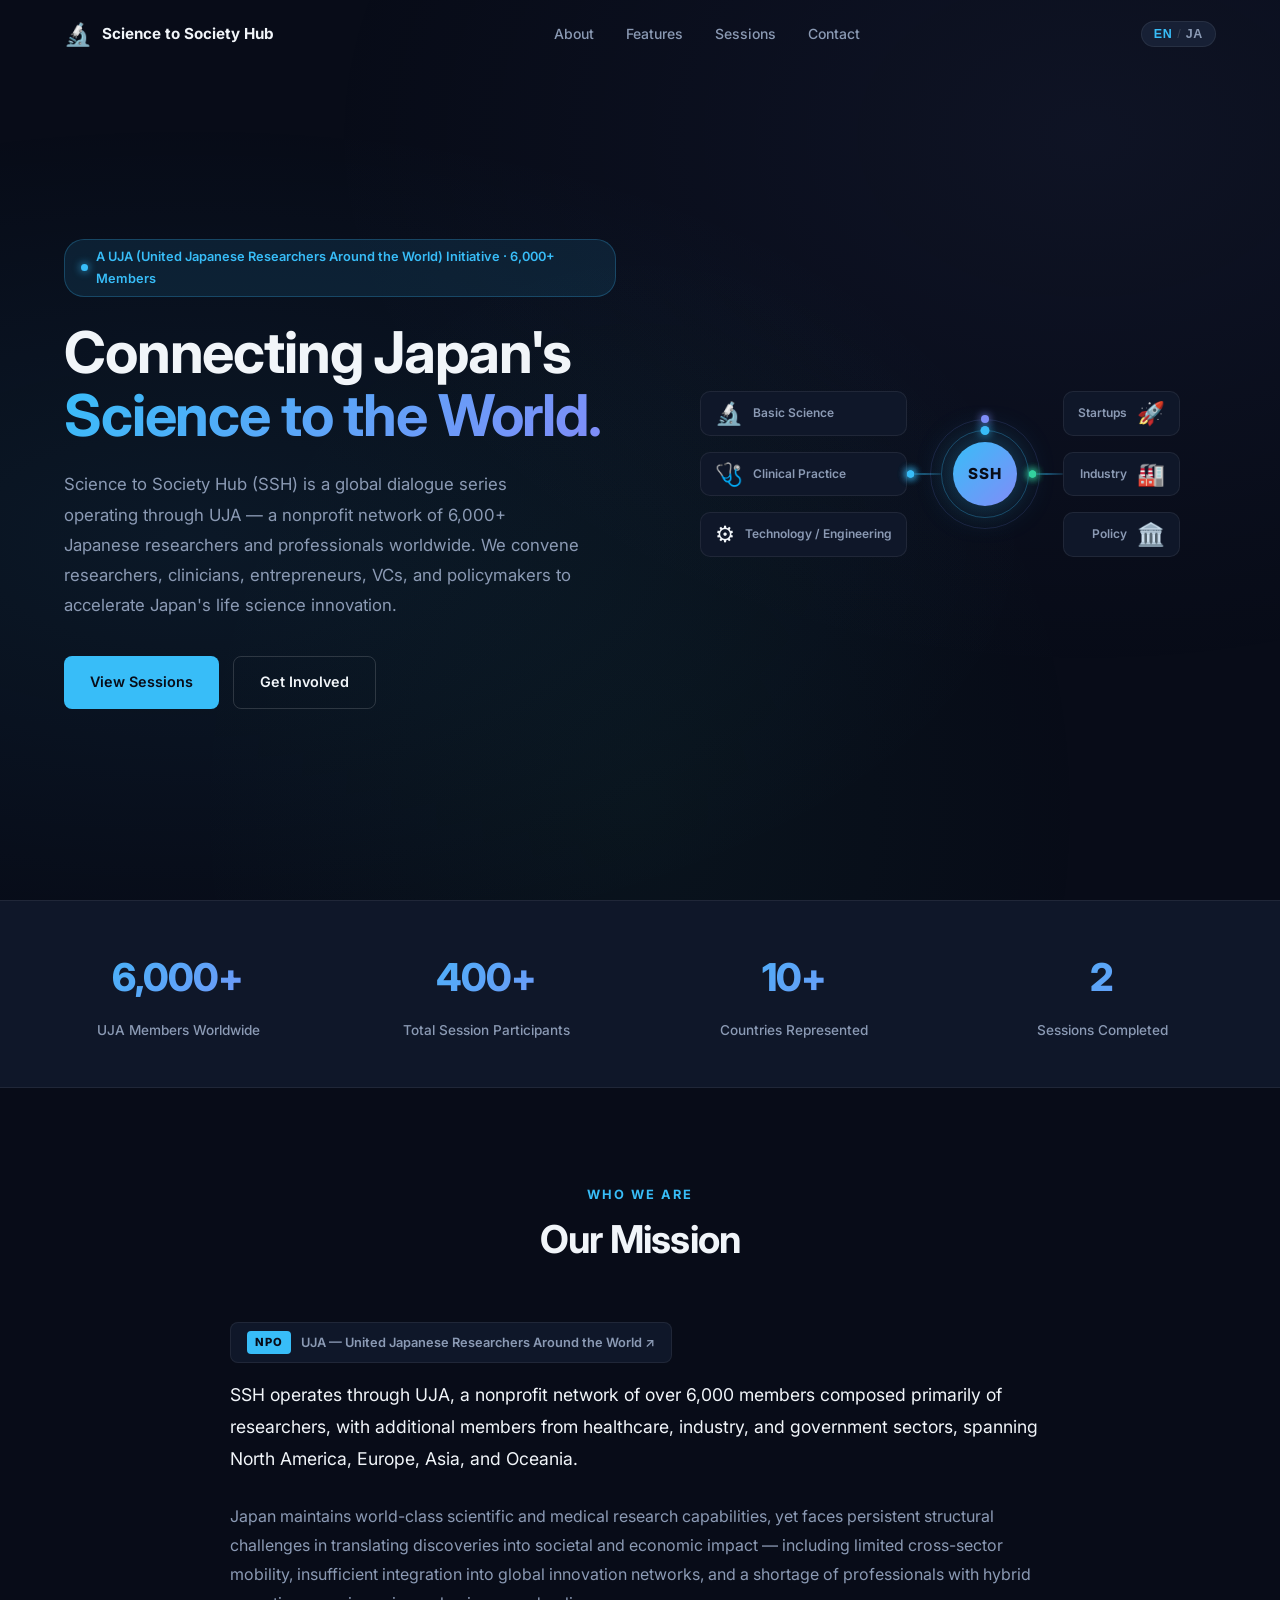
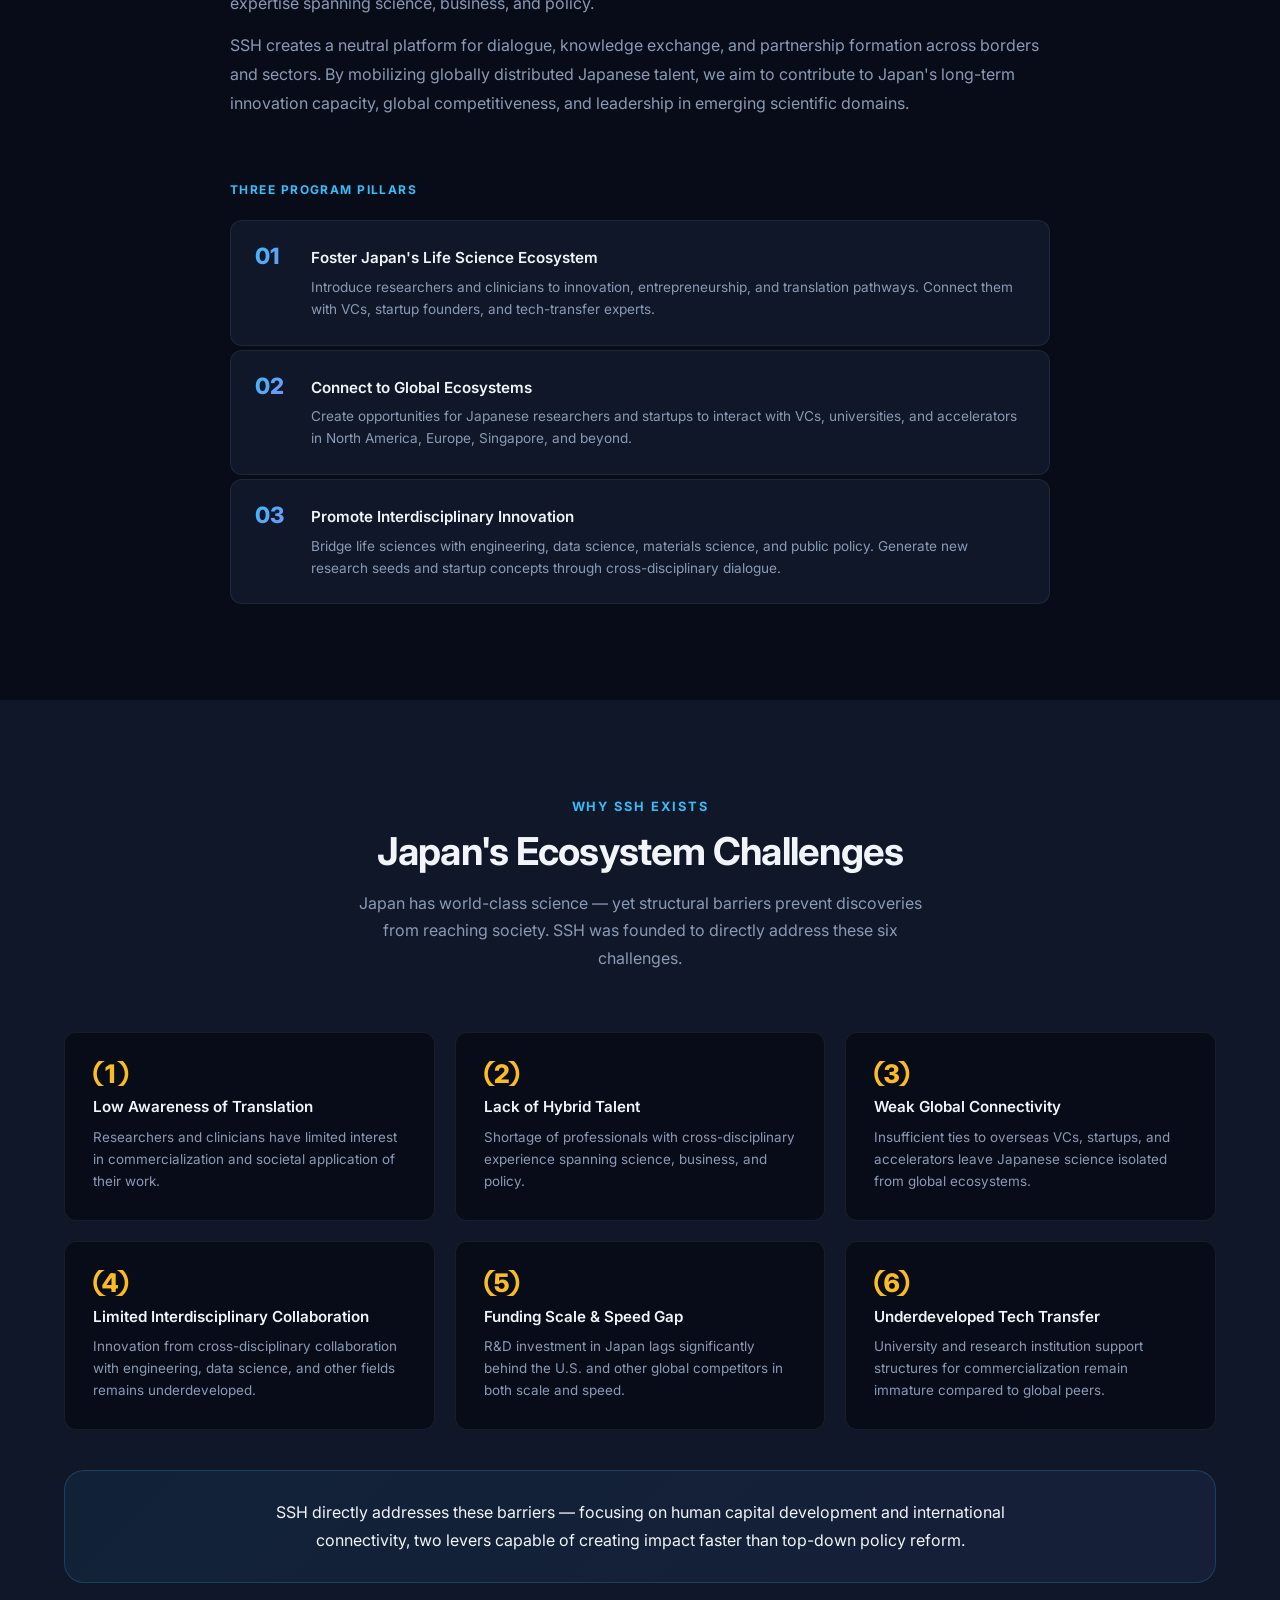
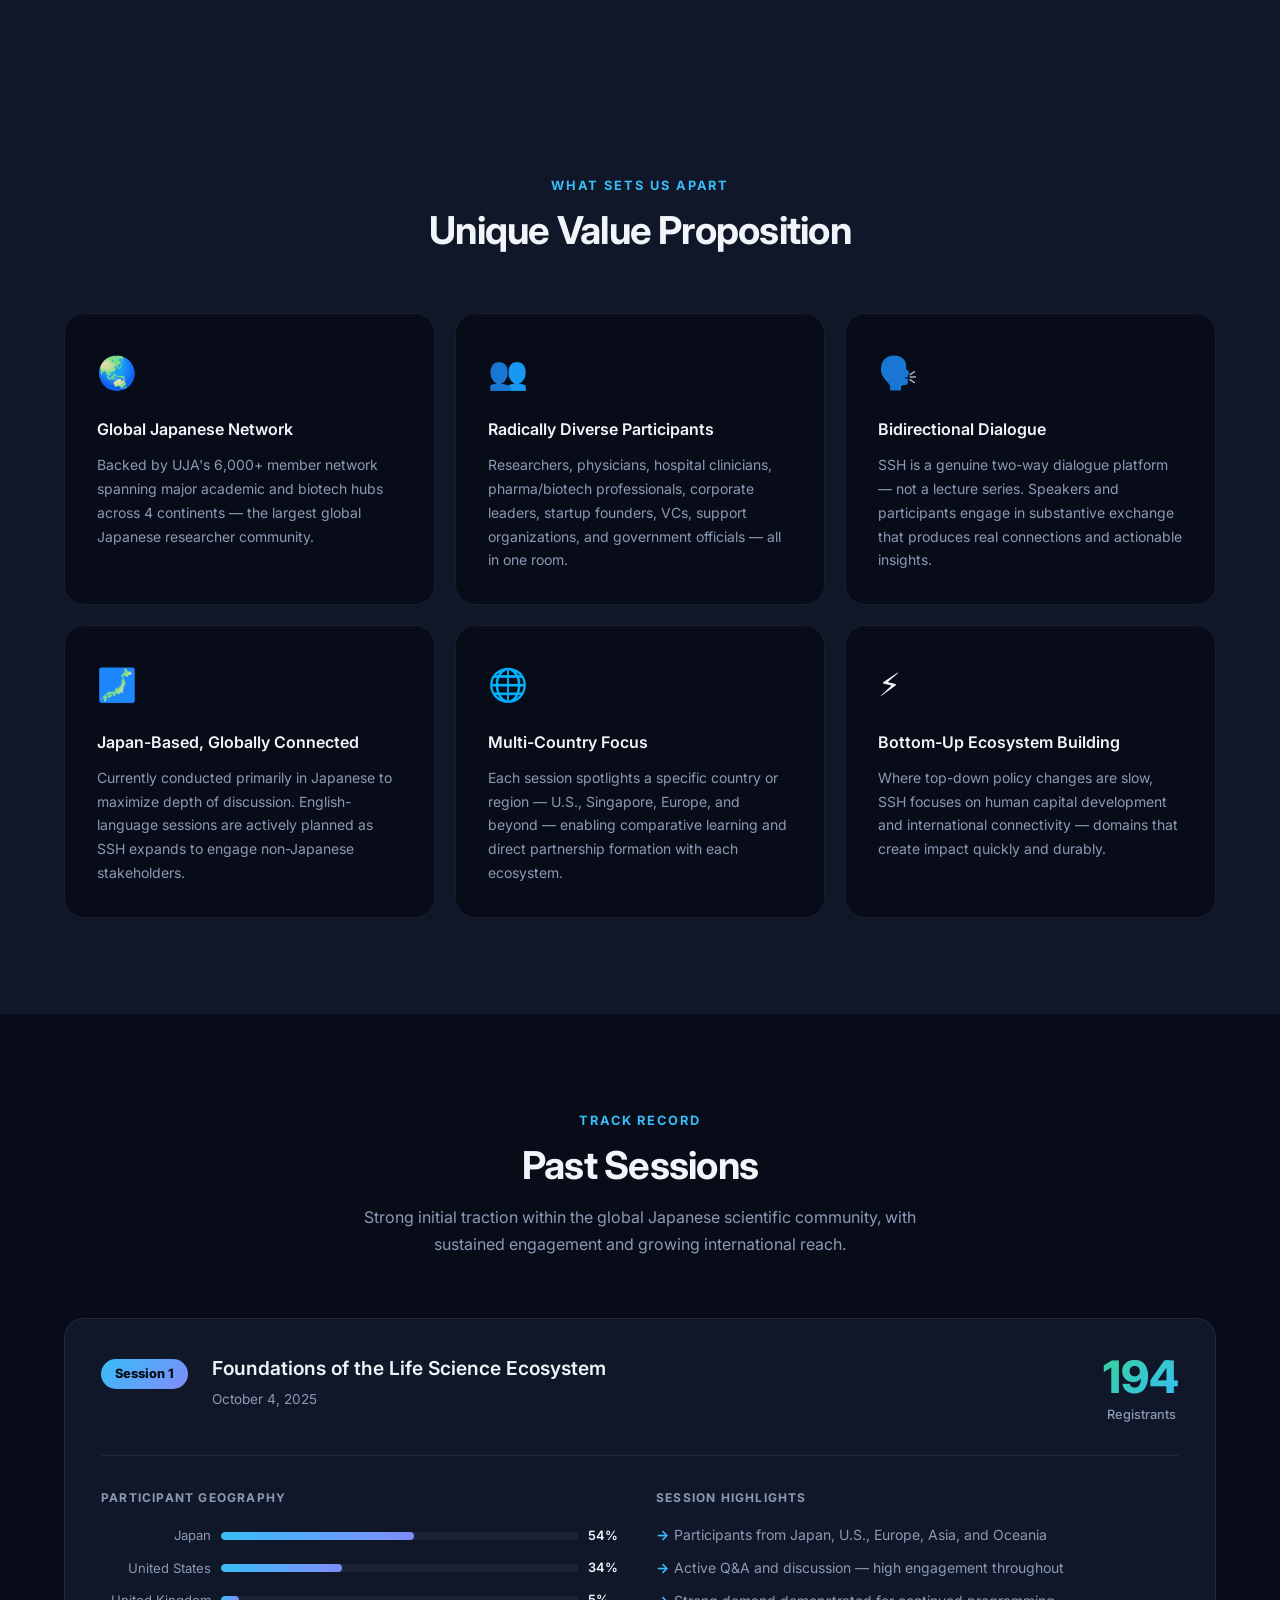
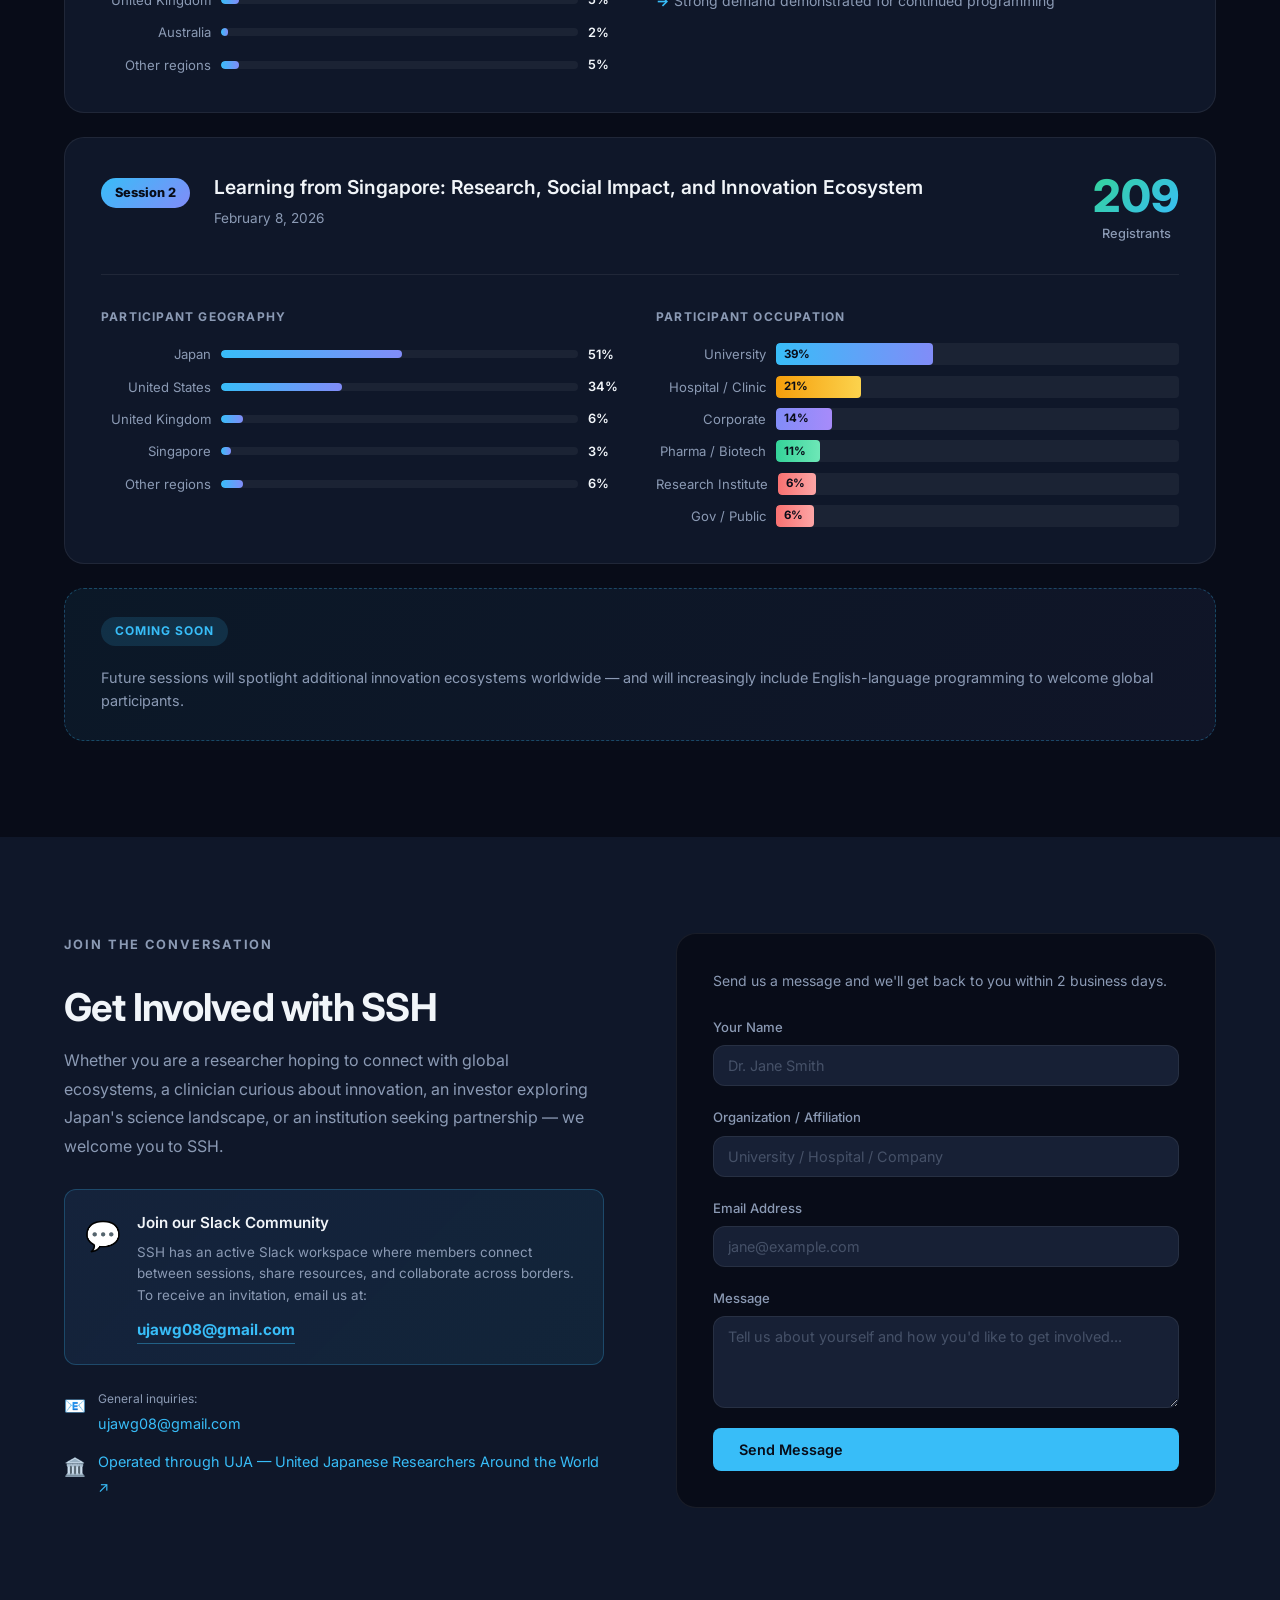
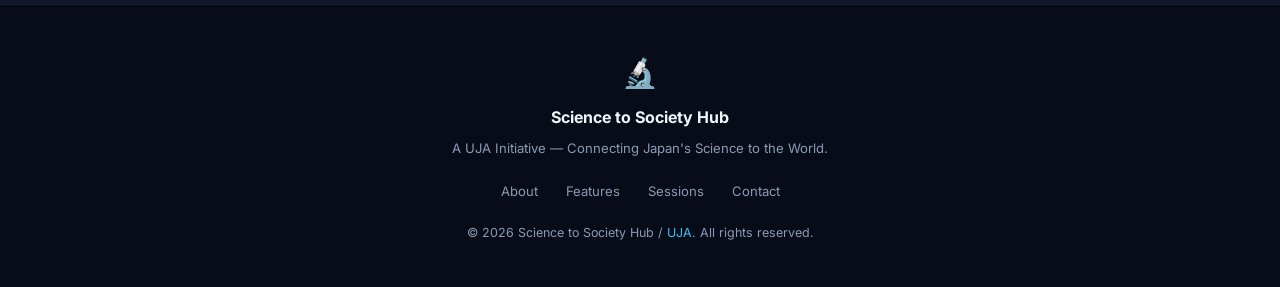
<file: index-old.html>
<!DOCTYPE html>
<html lang="en">
<head>
  <meta charset="UTF-8" />
  <meta name="viewport" content="width=device-width, initial-scale=1.0" />
  <title>Science to Society Hub</title>
  <meta name="description" content="A global initiative connecting Japan's life science researchers to the world's innovation ecosystems, operating through UJA's 6,000+ member network." />
  <link rel="stylesheet" href="css/style.css" />
  <link rel="preconnect" href="https://fonts.googleapis.com" />
  <link href="https://fonts.googleapis.com/css2?family=Inter:wght@300;400;500;600;700&family=Noto+Sans+JP:wght@300;400;500;700&display=swap" rel="stylesheet" />
</head>
<body>

  <!-- ===== NAVIGATION ===== -->
  <header class="site-header" id="site-header">
    <nav class="nav-container">
      <a href="#" class="logo">
        <span class="logo-icon">🔬</span>
        <span class="logo-text">Science to Society Hub</span>
      </a>

      <ul class="nav-links">
        <li><a href="#about"    data-en="About"    data-ja="概要">About</a></li>
        <li><a href="#features" data-en="Features" data-ja="特徴">Features</a></li>
        <li><a href="#sessions" data-en="Sessions" data-ja="開催実績">Sessions</a></li>
        <li><a href="#contact"  data-en="Contact"  data-ja="お問い合わせ">Contact</a></li>
      </ul>

      <div class="nav-actions">
        <button class="lang-toggle" id="lang-toggle" aria-label="Switch language">
          <span class="lang-label active" id="lang-en">EN</span>
          <span class="lang-separator">/</span>
          <span class="lang-label" id="lang-ja">JA</span>
        </button>
        <button class="hamburger" id="hamburger" aria-label="Open menu">
          <span></span><span></span><span></span>
        </button>
      </div>
    </nav>
    <div class="mobile-menu" id="mobile-menu">
      <ul>
        <li><a href="#about"    data-en="About"    data-ja="概要">About</a></li>
        <li><a href="#features" data-en="Features" data-ja="特徴">Features</a></li>
        <li><a href="#sessions" data-en="Sessions" data-ja="開催実績">Sessions</a></li>
        <li><a href="#contact"  data-en="Contact"  data-ja="お問い合わせ">Contact</a></li>
      </ul>
    </div>
  </header>

  <main>

    <!-- ===== HERO ===== -->
    <section class="hero" id="hero">
      <div class="hero-bg"></div>
      <div class="hero-content">
        <div class="hero-badge">
          <span class="badge-dot"></span>
          <a href="https://www.uja-info.org/about-english" target="_blank" rel="noopener" class="badge-link"
             data-en="A UJA (United Japanese Researchers Around the World) Initiative · 6,000+ Members"
             data-ja="UJA（海外日本人研究者ネットワーク）イニシアティブ · 6,000人以上のメンバー">
            A UJA (United Japanese Researchers Around the World) Initiative · 6,000+ Members
          </a>
        </div>
        <h1 class="hero-title">
          <span data-en="Connecting Japan's" data-ja="日本の科学を">Connecting Japan's</span><br />
          <span class="accent" data-en="Science to the World." data-ja="世界へ。">Science to the World.</span>
        </h1>
        <p class="hero-subtitle" data-en="Science to Society Hub (SSH) is a global dialogue series operating through UJA — a nonprofit network of 6,000+ Japanese researchers and professionals worldwide. We convene researchers, clinicians, entrepreneurs, VCs, and policymakers to accelerate Japan's life science innovation." data-ja="Science to Society Hub（SSH）は、世界中の日本人研究者・専門家6,000人以上が参加するNPO法人UJAが運営するグローバル対話シリーズです。研究者、医療従事者、起業家、VC、政策立案者を集め、日本のライフサイエンス・イノベーションを加速させます。">
          Science to Society Hub (SSH) is a global dialogue series operating through UJA — a nonprofit network of 6,000+ Japanese researchers and professionals worldwide. We convene researchers, clinicians, entrepreneurs, VCs, and policymakers to accelerate Japan's life science innovation.
        </p>
        <div class="hero-actions">
          <a href="#sessions" class="btn btn-primary"   data-en="View Sessions"   data-ja="開催実績を見る">View Sessions</a>
          <a href="#contact"  class="btn btn-secondary" data-en="Get Involved"    data-ja="参加する">Get Involved</a>
        </div>
      </div>
      <div class="hero-visual">
        <div class="bridge-visual">

          <!-- Left: Knowledge sources -->
          <div class="bridge-side bridge-left">
            <div class="bridge-node">
              <div class="bn-icon">🔬</div>
              <div class="bn-label" data-en="Basic Science" data-ja="基礎科学">Basic Science</div>
            </div>
            <div class="bridge-node">
              <div class="bn-icon">🩺</div>
              <div class="bn-label" data-en="Clinical Practice" data-ja="臨床実践">Clinical Practice</div>
            </div>
            <div class="bridge-node">
              <div class="bn-icon">⚙️</div>
              <div class="bn-label" data-en="Technology / Engineering" data-ja="技術・工学">Technology / Engineering</div>
            </div>
          </div>

          <!-- Connecting flow left -->
          <div class="bridge-flow bridge-flow-l">
            <div class="flow-track"></div>
            <div class="flow-dot fd1"></div>
            <div class="flow-dot fd2"></div>
            <div class="flow-dot fd3"></div>
          </div>

          <!-- Center hub -->
          <div class="bridge-hub-wrap">
            <div class="bh-ring bh-ring-1"></div>
            <div class="bh-ring bh-ring-2"></div>
            <div class="bridge-hub-core">SSH</div>
          </div>

          <!-- Connecting flow right -->
          <div class="bridge-flow bridge-flow-r">
            <div class="flow-track"></div>
            <div class="flow-dot fd1"></div>
            <div class="flow-dot fd2"></div>
            <div class="flow-dot fd3"></div>
          </div>

          <!-- Right: Society targets -->
          <div class="bridge-side bridge-right">
            <div class="bridge-node">
              <div class="bn-icon">🚀</div>
              <div class="bn-label" data-en="Startups" data-ja="スタートアップ">Startups</div>
            </div>
            <div class="bridge-node">
              <div class="bn-icon">🏭</div>
              <div class="bn-label" data-en="Industry" data-ja="産業">Industry</div>
            </div>
            <div class="bridge-node">
              <div class="bn-icon">🏛️</div>
              <div class="bn-label" data-en="Policy" data-ja="政策">Policy</div>
            </div>
          </div>

        </div>
      </div>
    </section>

    <!-- ===== STATS ===== -->
    <section class="stats-bar">
      <div class="stats-container">
        <div class="stat-item">
          <span class="stat-number">6,000+</span>
          <span class="stat-label" data-en="UJA Members Worldwide" data-ja="UJA世界会員数">UJA Members Worldwide</span>
        </div>
        <div class="stat-item">
          <span class="stat-number">400+</span>
          <span class="stat-label" data-en="Total Session Participants" data-ja="累計参加登録者数">Total Session Participants</span>
        </div>
        <div class="stat-item">
          <span class="stat-number">10+</span>
          <span class="stat-label" data-en="Countries Represented" data-ja="参加国数">Countries Represented</span>
        </div>
        <div class="stat-item">
          <span class="stat-number">2</span>
          <span class="stat-label" data-en="Sessions Completed" data-ja="開催済みセッション">Sessions Completed</span>
        </div>
      </div>
    </section>

    <!-- ===== ABOUT / MISSION ===== -->
    <section class="about" id="about">
      <div class="section-container">
        <div class="section-header fade-in">
          <p class="section-eyebrow" data-en="Who We Are" data-ja="私たちについて">Who We Are</p>
          <h2 class="section-title" data-en="Our Mission" data-ja="ミッション">Our Mission</h2>
        </div>

        <div class="about-grid">
          <div class="about-text fade-in">
            <div class="uja-context">
              <div class="uja-logo-block">
                <span class="uja-badge">NPO</span>
                <a href="https://www.uja-info.org/about-english" target="_blank" rel="noopener" class="uja-name uja-link">UJA — United Japanese Researchers Around the World ↗</a>
              </div>
              <p class="lead" data-en="SSH operates through UJA, a nonprofit network of over 6,000 members composed primarily of researchers, with additional members from healthcare, industry, and government sectors, spanning North America, Europe, Asia, and Oceania." data-ja="SSHは、研究者を中心に医療・産業・政府機関のメンバーも擁する6,000人以上のNPO法人UJAのネットワークを通じて運営されています。北米・欧州・アジア・オセアニアに広がるグローバルコミュニティです。">
                SSH operates through UJA, a nonprofit network of over 6,000 members composed primarily of researchers, with additional members from healthcare, industry, and government sectors, spanning North America, Europe, Asia, and Oceania.
              </p>
            </div>
            <p data-en="Japan maintains world-class scientific and medical research capabilities, yet faces persistent structural challenges in translating discoveries into societal and economic impact — including limited cross-sector mobility, insufficient integration into global innovation networks, and a shortage of professionals with hybrid expertise spanning science, business, and policy." data-ja="日本は世界トップレベルの科学・医療研究力を持ちながら、発見を社会的・経済的インパクトへと転換する構造的課題に直面しています。分野横断的な人材流動性の低さ、グローバルイノベーションネットワークへの参入不足、科学・ビジネス・政策にわたるハイブリッド人材の不足などが課題です。">
              Japan maintains world-class scientific and medical research capabilities, yet faces persistent structural challenges in translating discoveries into societal and economic impact — including limited cross-sector mobility, insufficient integration into global innovation networks, and a shortage of professionals with hybrid expertise spanning science, business, and policy.
            </p>
            <p data-en="SSH creates a neutral platform for dialogue, knowledge exchange, and partnership formation across borders and sectors. By mobilizing globally distributed Japanese talent, we aim to contribute to Japan's long-term innovation capacity, global competitiveness, and leadership in emerging scientific domains." data-ja="SSHはセクターを越え、国境を越えた対話・知識交換・パートナーシップ形成のためのニュートラルなプラットフォームを提供します。世界に分散する日本の優秀な人材を結集することで、日本の長期的なイノベーション力と新興科学分野でのリーダーシップに貢献します。">
              SSH creates a neutral platform for dialogue, knowledge exchange, and partnership formation across borders and sectors. By mobilizing globally distributed Japanese talent, we aim to contribute to Japan's long-term innovation capacity, global competitiveness, and leadership in emerging scientific domains.
            </p>
          </div>

          <div class="program-pillars fade-in">
            <h3 class="pillars-title" data-en="Three Program Pillars" data-ja="3つのプログラム柱">Three Program Pillars</h3>
            <div class="pillar-card">
              <div class="pillar-num">01</div>
              <div class="pillar-content">
                <h4 data-en="Foster Japan's Life Science Ecosystem" data-ja="日本のライフサイエンス・エコシステムの育成">Foster Japan's Life Science Ecosystem</h4>
                <p data-en="Introduce researchers and clinicians to innovation, entrepreneurship, and translation pathways. Connect them with VCs, startup founders, and tech-transfer experts." data-ja="研究者や臨床家にイノベーション・起業・トランスレーションの道筋を紹介し、VC・スタートアップ創業者・技術移転専門家と結ぶ。">Introduce researchers and clinicians to innovation, entrepreneurship, and translation pathways. Connect them with VCs, startup founders, and tech-transfer experts.</p>
              </div>
            </div>
            <div class="pillar-card">
              <div class="pillar-num">02</div>
              <div class="pillar-content">
                <h4 data-en="Connect to Global Ecosystems" data-ja="グローバル・エコシステムとの接続">Connect to Global Ecosystems</h4>
                <p data-en="Create opportunities for Japanese researchers and startups to interact with VCs, universities, and accelerators in North America, Europe, Singapore, and beyond." data-ja="北米・欧州・シンガポール等のVC・大学・アクセラレーターと日本の研究者やスタートアップが交流できる機会を創出する。">Create opportunities for Japanese researchers and startups to interact with VCs, universities, and accelerators in North America, Europe, Singapore, and beyond.</p>
              </div>
            </div>
            <div class="pillar-card">
              <div class="pillar-num">03</div>
              <div class="pillar-content">
                <h4 data-en="Promote Interdisciplinary Innovation" data-ja="学際的イノベーションの促進">Promote Interdisciplinary Innovation</h4>
                <p data-en="Bridge life sciences with engineering, data science, materials science, and public policy. Generate new research seeds and startup concepts through cross-disciplinary dialogue." data-ja="ライフサイエンスと工学・データサイエンス・材料科学・公共政策を結びつけ、学際的対話から新たな研究シーズやスタートアップ構想を生む。">Bridge life sciences with engineering, data science, materials science, and public policy. Generate new research seeds and startup concepts through cross-disciplinary dialogue.</p>
              </div>
            </div>
          </div>
        </div>
      </div>
    </section>

    <!-- ===== CHALLENGES ===== -->
    <section class="challenges" id="challenges">
      <div class="section-container">
        <div class="section-header fade-in">
          <p class="section-eyebrow" data-en="Why SSH Exists" data-ja="SSHが生まれた理由">Why SSH Exists</p>
          <h2 class="section-title" data-en="Japan's Ecosystem Challenges" data-ja="日本のエコシステムの課題">Japan's Ecosystem Challenges</h2>
          <p class="section-subtitle" data-en="Japan has world-class science — yet structural barriers prevent discoveries from reaching society. SSH was founded to directly address these six challenges." data-ja="日本は世界水準の科学力を持ちながら、発見が社会に届かない構造的な障壁があります。SSHはこの6つの課題を正面から解決するために設立されました。">
            Japan has world-class science — yet structural barriers prevent discoveries from reaching society. SSH was founded to directly address these six challenges.
          </p>
        </div>
        <div class="challenges-grid">
          <div class="challenge-card fade-in">
            <div class="ch-num">①</div>
            <h4 data-en="Low Awareness of Translation" data-ja="社会実装への意識の希薄さ">Low Awareness of Translation</h4>
            <p data-en="Researchers and clinicians have limited interest in commercialization and societal application of their work." data-ja="研究者や医師の事業化・社会実装への関心が低く、研究が社会に届きにくい。">Researchers and clinicians have limited interest in commercialization and societal application of their work.</p>
          </div>
          <div class="challenge-card fade-in">
            <div class="ch-num">②</div>
            <h4 data-en="Lack of Hybrid Talent" data-ja="人材の多様性・流動性の不足">Lack of Hybrid Talent</h4>
            <p data-en="Shortage of professionals with cross-disciplinary experience spanning science, business, and policy." data-ja="サイエンス・ビジネス・政策など多分野横断的な経験を持つ人材が圧倒的に不足している。">Shortage of professionals with cross-disciplinary experience spanning science, business, and policy.</p>
          </div>
          <div class="challenge-card fade-in">
            <div class="ch-num">③</div>
            <h4 data-en="Weak Global Connectivity" data-ja="グローバルエコシステムとの接続不足">Weak Global Connectivity</h4>
            <p data-en="Insufficient ties to overseas VCs, startups, and accelerators leave Japanese science isolated from global ecosystems." data-ja="海外VC・スタートアップ・アクセラレーターとの連携が乏しく、日本の科学がグローバルエコシステムから孤立している。">Insufficient ties to overseas VCs, startups, and accelerators leave Japanese science isolated from global ecosystems.</p>
          </div>
          <div class="challenge-card fade-in">
            <div class="ch-num">④</div>
            <h4 data-en="Limited Interdisciplinary Collaboration" data-ja="学際的連携の弱さ">Limited Interdisciplinary Collaboration</h4>
            <p data-en="Innovation from cross-disciplinary collaboration with engineering, data science, and other fields remains underdeveloped." data-ja="工学・データサイエンスなど他分野との協業によるイノベーション創出が限定的で、融合研究が進んでいない。">Innovation from cross-disciplinary collaboration with engineering, data science, and other fields remains underdeveloped.</p>
          </div>
          <div class="challenge-card fade-in">
            <div class="ch-num">⑤</div>
            <h4 data-en="Funding Scale &amp; Speed Gap" data-ja="資金調達の規模とスピードの差">Funding Scale &amp; Speed Gap</h4>
            <p data-en="R&amp;D investment in Japan lags significantly behind the U.S. and other global competitors in both scale and speed." data-ja="研究・開発への投資額が米国など競合国と比べて少なく、スピードも遅い。資金調達の規模・速度において大きな格差がある。">R&amp;D investment in Japan lags significantly behind the U.S. and other global competitors in both scale and speed.</p>
          </div>
          <div class="challenge-card fade-in">
            <div class="ch-num">⑥</div>
            <h4 data-en="Underdeveloped Tech Transfer" data-ja="技術移転機能の弱さ">Underdeveloped Tech Transfer</h4>
            <p data-en="University and research institution support structures for commercialization remain immature compared to global peers." data-ja="大学・研究機関の事業化支援体制が未整備で、技術移転のエコシステムが十分に機能していない。">University and research institution support structures for commercialization remain immature compared to global peers.</p>
          </div>
        </div>
        <div class="challenges-footer fade-in">
          <p data-en="SSH directly addresses these barriers — focusing on human capital development and international connectivity, two levers capable of creating impact faster than top-down policy reform." data-ja="SSHはこれらの障壁に直接取り組みます。トップダウンの政策改革よりも素早くインパクトを生み出せる「人材育成」と「国際的連結性」の強化に集中します。">
            SSH directly addresses these barriers — focusing on human capital development and international connectivity, two levers capable of creating impact faster than top-down policy reform.
          </p>
        </div>
      </div>
    </section>

    <!-- ===== FEATURES ===== -->
    <section class="features" id="features">
      <div class="section-container">
        <div class="section-header fade-in">
          <p class="section-eyebrow" data-en="What Sets Us Apart" data-ja="SSHの特徴">What Sets Us Apart</p>
          <h2 class="section-title" data-en="Unique Value Proposition" data-ja="独自の価値">Unique Value Proposition</h2>
        </div>
        <div class="features-grid">
          <div class="feature-card fade-in">
            <div class="feature-icon">🌏</div>
            <h3 data-en="Global Japanese Network" data-ja="グローバル日本人ネットワーク">Global Japanese Network</h3>
            <p data-en="Backed by UJA's 6,000+ member network spanning major academic and biotech hubs across 4 continents — the largest global Japanese researcher community." data-ja="4大陸の主要な学術・バイオテクハブをカバーするUJA 6,000人超の会員ネットワーク。世界最大の日本人研究者コミュニティが基盤です。">Backed by UJA's 6,000+ member network spanning major academic and biotech hubs across 4 continents — the largest global Japanese researcher community.</p>
          </div>
          <div class="feature-card fade-in">
            <div class="feature-icon">👥</div>
            <h3 data-en="Radically Diverse Participants" data-ja="多様なステークホルダー">Radically Diverse Participants</h3>
            <p data-en="Researchers, physicians, hospital clinicians, pharma/biotech professionals, corporate leaders, startup founders, VCs, support organizations, and government officials — all in one room." data-ja="研究者・医師・臨床家・製薬/バイオ企業・スタートアップ創業者・VC・支援機関・行政・政府機関など、多様な職種が一堂に会します。">Researchers, physicians, hospital clinicians, pharma/biotech professionals, corporate leaders, startup founders, VCs, support organizations, and government officials — all in one room.</p>
          </div>
          <div class="feature-card fade-in">
            <div class="feature-icon">🗣️</div>
            <h3 data-en="Bidirectional Dialogue" data-ja="双方向対話プラットフォーム">Bidirectional Dialogue</h3>
            <p data-en="SSH is a genuine two-way dialogue platform — not a lecture series. Speakers and participants engage in substantive exchange that produces real connections and actionable insights." data-ja="SSHは一方通行の講演ではなく、真の双方向対話プラットフォームです。スピーカーと参加者が実質的な交流を通じて、リアルなつながりと実行可能な示唆を生み出します。">SSH is a genuine two-way dialogue platform — not a lecture series. Speakers and participants engage in substantive exchange that produces real connections and actionable insights.</p>
          </div>
          <div class="feature-card fade-in">
            <div class="feature-icon">🗾</div>
            <h3 data-en="Japan-Based, Globally Connected" data-ja="日本発、グローバル展開">Japan-Based, Globally Connected</h3>
            <p data-en="Currently conducted primarily in Japanese to maximize depth of discussion. English-language sessions are actively planned as SSH expands to engage non-Japanese stakeholders." data-ja="現在は議論の深さを最大化するため主に日本語で実施。SSHの国際展開に伴い、英語セッションも積極的に企画しています。">Currently conducted primarily in Japanese to maximize depth of discussion. English-language sessions are actively planned as SSH expands to engage non-Japanese stakeholders.</p>
          </div>
          <div class="feature-card fade-in">
            <div class="feature-icon">🌐</div>
            <h3 data-en="Multi-Country Focus" data-ja="多国間フォーカス">Multi-Country Focus</h3>
            <p data-en="Each session spotlights a specific country or region — U.S., Singapore, Europe, and beyond — enabling comparative learning and direct partnership formation with each ecosystem." data-ja="各セッションでは米国・シンガポール・欧州など特定の国・地域に焦点を当て、比較学習と各エコシステムとの直接的なパートナーシップ形成を可能にします。">Each session spotlights a specific country or region — U.S., Singapore, Europe, and beyond — enabling comparative learning and direct partnership formation with each ecosystem.</p>
          </div>
          <div class="feature-card fade-in">
            <div class="feature-icon">⚡</div>
            <h3 data-en="Bottom-Up Ecosystem Building" data-ja="ボトムアップのエコシステム形成">Bottom-Up Ecosystem Building</h3>
            <p data-en="Where top-down policy changes are slow, SSH focuses on human capital development and international connectivity — domains that create impact quickly and durably." data-ja="トップダウンの政策変更が遅い中、SSHは人材育成と国際的な連結性に集中。素早く持続的なインパクトを生み出せる領域で動きます。">Where top-down policy changes are slow, SSH focuses on human capital development and international connectivity — domains that create impact quickly and durably.</p>
          </div>
        </div>
      </div>
    </section>

    <!-- ===== SESSIONS ===== -->
    <section class="sessions" id="sessions">
      <div class="section-container">
        <div class="section-header fade-in">
          <p class="section-eyebrow" data-en="Track Record" data-ja="開催実績">Track Record</p>
          <h2 class="section-title" data-en="Past Sessions" data-ja="これまでのセッション">Past Sessions</h2>
          <p class="section-subtitle" data-en="Strong initial traction within the global Japanese scientific community, with sustained engagement and growing international reach." data-ja="グローバルな日本人科学者コミュニティで強い反響を呼び、継続的なエンゲージメントと国際的広がりを実現しています。">Strong initial traction within the global Japanese scientific community, with sustained engagement and growing international reach.</p>
        </div>

        <!-- Session 1 -->
        <div class="session-block fade-in">
          <div class="session-header">
            <div class="session-number">Session 1</div>
            <div class="session-meta">
              <h3 data-en="Foundations of the Life Science Ecosystem" data-ja="ライフサイエンス・エコシステム基礎講座">Foundations of the Life Science Ecosystem</h3>
              <p class="session-date">
                <span data-en="October 4, 2025" data-ja="2025年10月4日">October 4, 2025</span>
              </p>
            </div>
            <div class="session-reg">
              <span class="reg-number">194</span>
              <span class="reg-label" data-en="Registrants" data-ja="登録者">Registrants</span>
            </div>
          </div>
          <div class="session-body">
            <div class="geo-chart">
              <h4 class="chart-title" data-en="Participant Geography" data-ja="参加者の国・地域分布">Participant Geography</h4>
              <div class="geo-bars">
                <div class="geo-row">
                  <span class="geo-country" data-en="Japan" data-ja="日本">Japan</span>
                  <div class="geo-bar-wrap"><div class="geo-bar" style="width:54%"></div></div>
                  <span class="geo-pct">54%</span>
                </div>
                <div class="geo-row">
                  <span class="geo-country" data-en="United States" data-ja="米国">United States</span>
                  <div class="geo-bar-wrap"><div class="geo-bar" style="width:34%"></div></div>
                  <span class="geo-pct">34%</span>
                </div>
                <div class="geo-row">
                  <span class="geo-country" data-en="United Kingdom" data-ja="英国">United Kingdom</span>
                  <div class="geo-bar-wrap"><div class="geo-bar" style="width:5%"></div></div>
                  <span class="geo-pct">5%</span>
                </div>
                <div class="geo-row">
                  <span class="geo-country" data-en="Australia" data-ja="オーストラリア">Australia</span>
                  <div class="geo-bar-wrap"><div class="geo-bar" style="width:2%"></div></div>
                  <span class="geo-pct">2%</span>
                </div>
                <div class="geo-row">
                  <span class="geo-country" data-en="Other regions" data-ja="その他">Other regions</span>
                  <div class="geo-bar-wrap"><div class="geo-bar" style="width:5%"></div></div>
                  <span class="geo-pct">5%</span>
                </div>
              </div>
            </div>
            <div class="session-highlights">
              <h4 class="chart-title" data-en="Session Highlights" data-ja="セッションのハイライト">Session Highlights</h4>
              <ul class="highlight-list">
                <li data-en="Participants from Japan, U.S., Europe, Asia, and Oceania" data-ja="日本・米国・欧州・アジア・オセアニアから参加">Participants from Japan, U.S., Europe, Asia, and Oceania</li>
                <li data-en="Active Q&A and discussion — high engagement throughout" data-ja="活発なQ&Aとディスカッション — 高いエンゲージメントを維持">Active Q&amp;A and discussion — high engagement throughout</li>
                <li data-en="Strong demand demonstrated for continued programming" data-ja="継続プログラムへの強い需要を確認">Strong demand demonstrated for continued programming</li>
              </ul>
            </div>
          </div>
        </div>

        <!-- Session 2 -->
        <div class="session-block fade-in">
          <div class="session-header">
            <div class="session-number">Session 2</div>
            <div class="session-meta">
              <h3 data-en="Learning from Singapore: Research, Social Impact, and Innovation Ecosystem" data-ja="シンガポールから学ぶ：研究・社会的インパクト・イノベーション・エコシステム">Learning from Singapore: Research, Social Impact, and Innovation Ecosystem</h3>
              <p class="session-date">
                <span data-en="February 8, 2026" data-ja="2026年2月8日">February 8, 2026</span>
              </p>
            </div>
            <div class="session-reg">
              <span class="reg-number">209</span>
              <span class="reg-label" data-en="Registrants" data-ja="登録者">Registrants</span>
            </div>
          </div>
          <div class="session-body">
            <div class="geo-chart">
              <h4 class="chart-title" data-en="Participant Geography" data-ja="参加者の国・地域分布">Participant Geography</h4>
              <div class="geo-bars">
                <div class="geo-row">
                  <span class="geo-country" data-en="Japan" data-ja="日本">Japan</span>
                  <div class="geo-bar-wrap"><div class="geo-bar" style="width:50.7%"></div></div>
                  <span class="geo-pct">51%</span>
                </div>
                <div class="geo-row">
                  <span class="geo-country" data-en="United States" data-ja="米国">United States</span>
                  <div class="geo-bar-wrap"><div class="geo-bar" style="width:34%"></div></div>
                  <span class="geo-pct">34%</span>
                </div>
                <div class="geo-row">
                  <span class="geo-country" data-en="United Kingdom" data-ja="英国">United Kingdom</span>
                  <div class="geo-bar-wrap"><div class="geo-bar" style="width:6.2%"></div></div>
                  <span class="geo-pct">6%</span>
                </div>
                <div class="geo-row">
                  <span class="geo-country" data-en="Singapore" data-ja="シンガポール">Singapore</span>
                  <div class="geo-bar-wrap"><div class="geo-bar" style="width:2.9%"></div></div>
                  <span class="geo-pct">3%</span>
                </div>
                <div class="geo-row">
                  <span class="geo-country" data-en="Other regions" data-ja="その他">Other regions</span>
                  <div class="geo-bar-wrap"><div class="geo-bar" style="width:6.1%"></div></div>
                  <span class="geo-pct">6%</span>
                </div>
              </div>
            </div>
            <div class="occ-chart">
              <h4 class="chart-title" data-en="Participant Occupation" data-ja="参加者の職種分布">Participant Occupation</h4>
              <div class="occ-bars">
                <div class="occ-row">
                  <span class="occ-label" data-en="University" data-ja="大学">University</span>
                  <div class="occ-bar-wrap"><div class="occ-bar" style="width:39%"><span>39%</span></div></div>
                </div>
                <div class="occ-row">
                  <span class="occ-label" data-en="Hospital / Clinic" data-ja="病院・クリニック">Hospital / Clinic</span>
                  <div class="occ-bar-wrap"><div class="occ-bar occ-b2" style="width:21%"><span>21%</span></div></div>
                </div>
                <div class="occ-row">
                  <span class="occ-label" data-en="Corporate" data-ja="企業">Corporate</span>
                  <div class="occ-bar-wrap"><div class="occ-bar occ-b3" style="width:14%"><span>14%</span></div></div>
                </div>
                <div class="occ-row">
                  <span class="occ-label" data-en="Pharma / Biotech" data-ja="製薬・バイオテク">Pharma / Biotech</span>
                  <div class="occ-bar-wrap"><div class="occ-bar occ-b4" style="width:11%"><span>11%</span></div></div>
                </div>
                <div class="occ-row">
                  <span class="occ-label" data-en="Research Institute" data-ja="研究所">Research Institute</span>
                  <div class="occ-bar-wrap"><div class="occ-bar occ-b5" style="width:6%"><span>6%</span></div></div>
                </div>
                <div class="occ-row">
                  <span class="occ-label" data-en="Gov / Public" data-ja="行政・公的機関">Gov / Public</span>
                  <div class="occ-bar-wrap"><div class="occ-bar occ-b5" style="width:6%"><span>6%</span></div></div>
                </div>
              </div>
            </div>
          </div>
        </div>

        <!-- Coming up -->
        <div class="upcoming-teaser fade-in">
          <div class="teaser-inner">
            <span class="teaser-tag" data-en="Coming Soon" data-ja="次回予告">Coming Soon</span>
            <p data-en="Future sessions will spotlight additional innovation ecosystems worldwide — and will increasingly include English-language programming to welcome global participants." data-ja="今後のセッションでは世界各地のイノベーション・エコシステムを特集し、グローバルな参加者を迎えるための英語プログラムも拡充していきます。">Future sessions will spotlight additional innovation ecosystems worldwide — and will increasingly include English-language programming to welcome global participants.</p>
          </div>
        </div>
      </div>
    </section>

    <!-- ===== CONTACT ===== -->
    <section class="contact" id="contact">
      <div class="section-container">
        <div class="contact-inner">
          <div class="contact-info fade-in">
            <p class="section-eyebrow" data-en="Join the Conversation" data-ja="参加・お問い合わせ">Join the Conversation</p>
            <h2 class="section-title" data-en="Get Involved with SSH" data-ja="SSHに参加しよう">Get Involved with SSH</h2>
            <p data-en="Whether you are a researcher hoping to connect with global ecosystems, a clinician curious about innovation, an investor exploring Japan's science landscape, or an institution seeking partnership — we welcome you to SSH." data-ja="グローバルなエコシステムとつながりたい研究者、イノベーションに関心を持つ臨床家、日本の科学を探求する投資家、パートナーシップを模索する機関など — どなたでもSSHへの参加を歓迎します。">
              Whether you are a researcher hoping to connect with global ecosystems, a clinician curious about innovation, an investor exploring Japan's science landscape, or an institution seeking partnership — we welcome you to SSH.
            </p>

            <div class="slack-cta fade-in">
              <div class="slack-icon">💬</div>
              <div class="slack-text">
                <h4 data-en="Join our Slack Community" data-ja="Slackコミュニティに参加する">Join our Slack Community</h4>
                <p data-en="SSH has an active Slack workspace where members connect between sessions, share resources, and collaborate across borders. To receive an invitation, email us at:" data-ja="SSHではセッション間でもメンバーがつながり、情報共有・国際的コラボレーションができるSlackワークスペースを運営しています。参加ご希望の方はメールでご連絡ください：">
                  SSH has an active Slack workspace where members connect between sessions, share resources, and collaborate across borders. To receive an invitation, email us at:
                </p>
                <a href="mailto:ujawg08@gmail.com" class="slack-email">ujawg08@gmail.com</a>
              </div>
            </div>

            <div class="contact-details">
              <div class="contact-item">
                <span class="contact-icon">📧</span>
                <div>
                  <span data-en="General inquiries:" data-ja="一般お問い合わせ：">General inquiries:</span>
                  <a href="mailto:ujawg08@gmail.com">ujawg08@gmail.com</a>
                </div>
              </div>
              <div class="contact-item">
                <span class="contact-icon">🏛️</span>
                <a href="https://www.uja-info.org/about-english" target="_blank" rel="noopener"
                   data-en="Operated through UJA — United Japanese Researchers Around the World ↗"
                   data-ja="UJA（海外日本人研究者ネットワーク）を通じて運営 ↗">
                  Operated through UJA — United Japanese Researchers Around the World ↗
                </a>
              </div>
            </div>
          </div>

          <form class="contact-form fade-in" id="contact-form" novalidate>
            <div class="form-intro">
              <p data-en="Send us a message and we'll get back to you within 2 business days." data-ja="メッセージをお送りください。2営業日以内にご返信いたします。">Send us a message and we'll get back to you within 2 business days.</p>
            </div>
            <div class="form-group">
              <label for="name" data-en="Your Name" data-ja="お名前">Your Name</label>
              <input type="text" id="name" name="name" required
                data-placeholder-en="Dr. Jane Smith" data-placeholder-ja="山田 太郎"
                placeholder="Dr. Jane Smith" />
            </div>
            <div class="form-group">
              <label for="org" data-en="Organization / Affiliation" data-ja="所属機関">Organization / Affiliation</label>
              <input type="text" id="org" name="org"
                data-placeholder-en="University / Hospital / Company" data-placeholder-ja="大学 / 病院 / 企業など"
                placeholder="University / Hospital / Company" />
            </div>
            <div class="form-group">
              <label for="email" data-en="Email Address" data-ja="メールアドレス">Email Address</label>
              <input type="email" id="email" name="email" required
                data-placeholder-en="jane@example.com" data-placeholder-ja="taro@example.com"
                placeholder="jane@example.com" />
            </div>
            <div class="form-group">
              <label for="message" data-en="Message" data-ja="メッセージ">Message</label>
              <textarea id="message" name="message" rows="4" required
                data-placeholder-en="Tell us about yourself and how you'd like to get involved..."
                data-placeholder-ja="自己紹介と、どのようにSSHに関わりたいかをお聞かせください..."
                placeholder="Tell us about yourself and how you'd like to get involved..."></textarea>
            </div>
            <button type="submit" class="btn btn-primary" data-en="Send Message" data-ja="送信する">Send Message</button>
          </form>
        </div>
      </div>
    </section>

  </main>

  <!-- ===== FOOTER ===== -->
  <footer class="site-footer">
    <div class="footer-container">
      <div class="footer-brand">
        <span class="logo-icon">🔬</span>
        <span class="logo-text">Science to Society Hub</span>
        <p data-en="A UJA Initiative — Connecting Japan's Science to the World." data-ja="UJAイニシアティブ — 日本の科学を世界へ。">A UJA Initiative — Connecting Japan's Science to the World.</p>
      </div>
      <nav class="footer-nav">
        <a href="#about"    data-en="About"    data-ja="概要">About</a>
        <a href="#features" data-en="Features" data-ja="特徴">Features</a>
        <a href="#sessions" data-en="Sessions" data-ja="開催実績">Sessions</a>
        <a href="#contact"  data-en="Contact"  data-ja="お問い合わせ">Contact</a>
      </nav>
      <p class="footer-copy">
        &copy; <span id="year"></span> Science to Society Hub /
        <a href="https://www.uja-info.org/about-english" target="_blank" rel="noopener" style="color:var(--color-accent);text-decoration:none;">UJA</a>.
        <span data-en="All rights reserved." data-ja="All rights reserved.">All rights reserved.</span>
      </p>
    </div>
  </footer>

  <script src="js/main.js"></script>
</body>
</html>
</file>
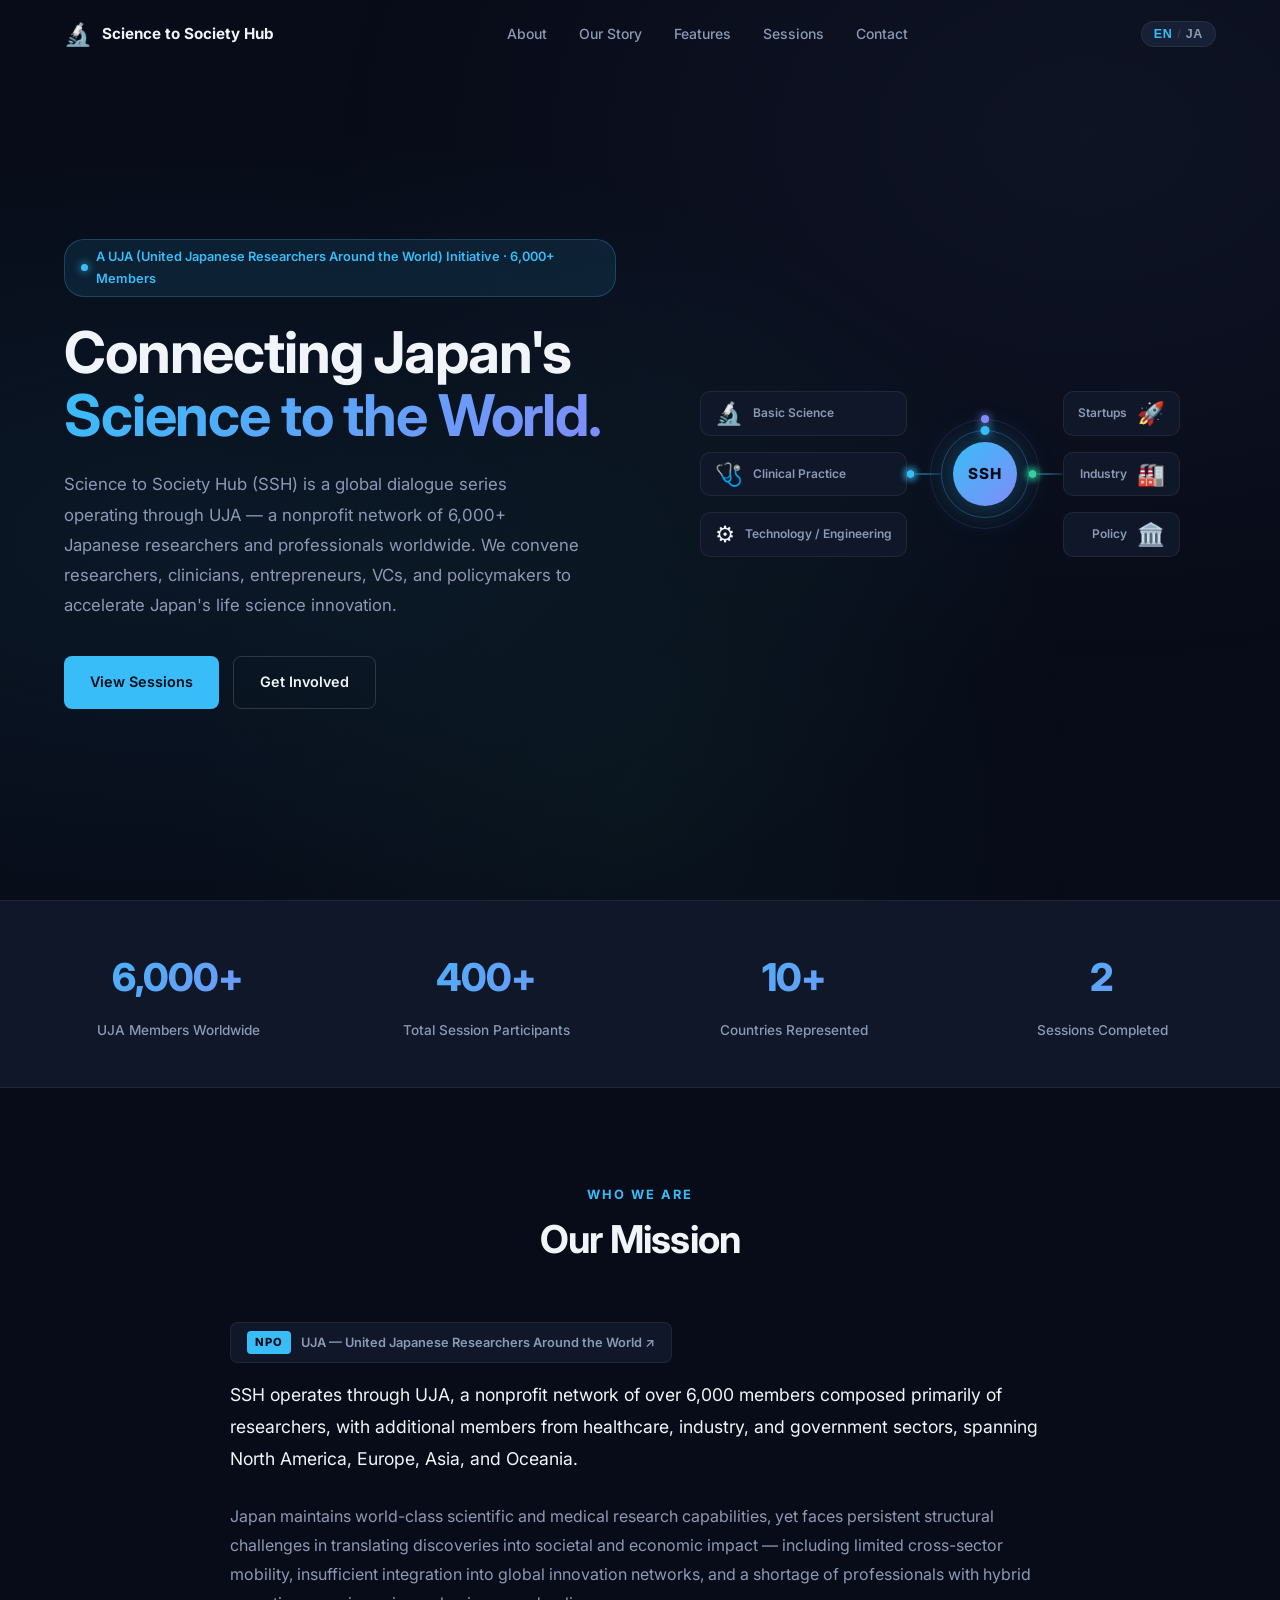
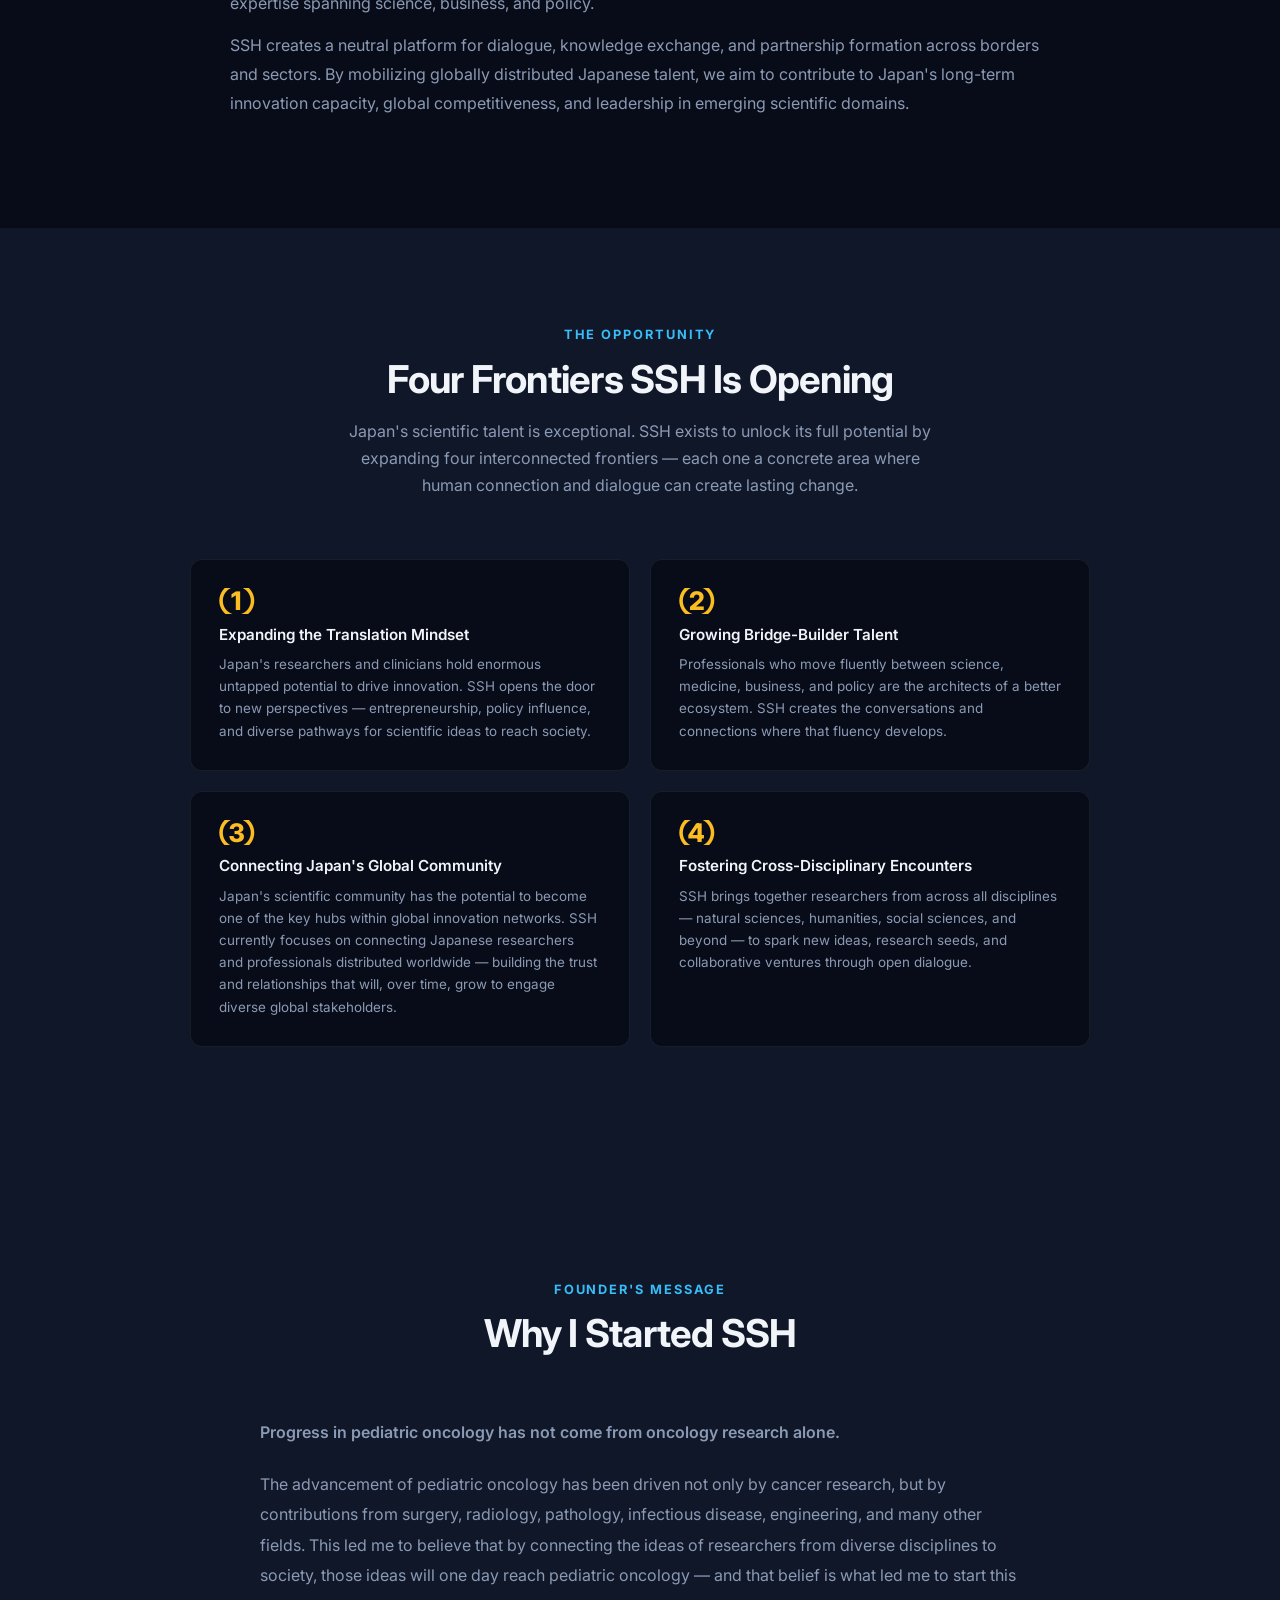
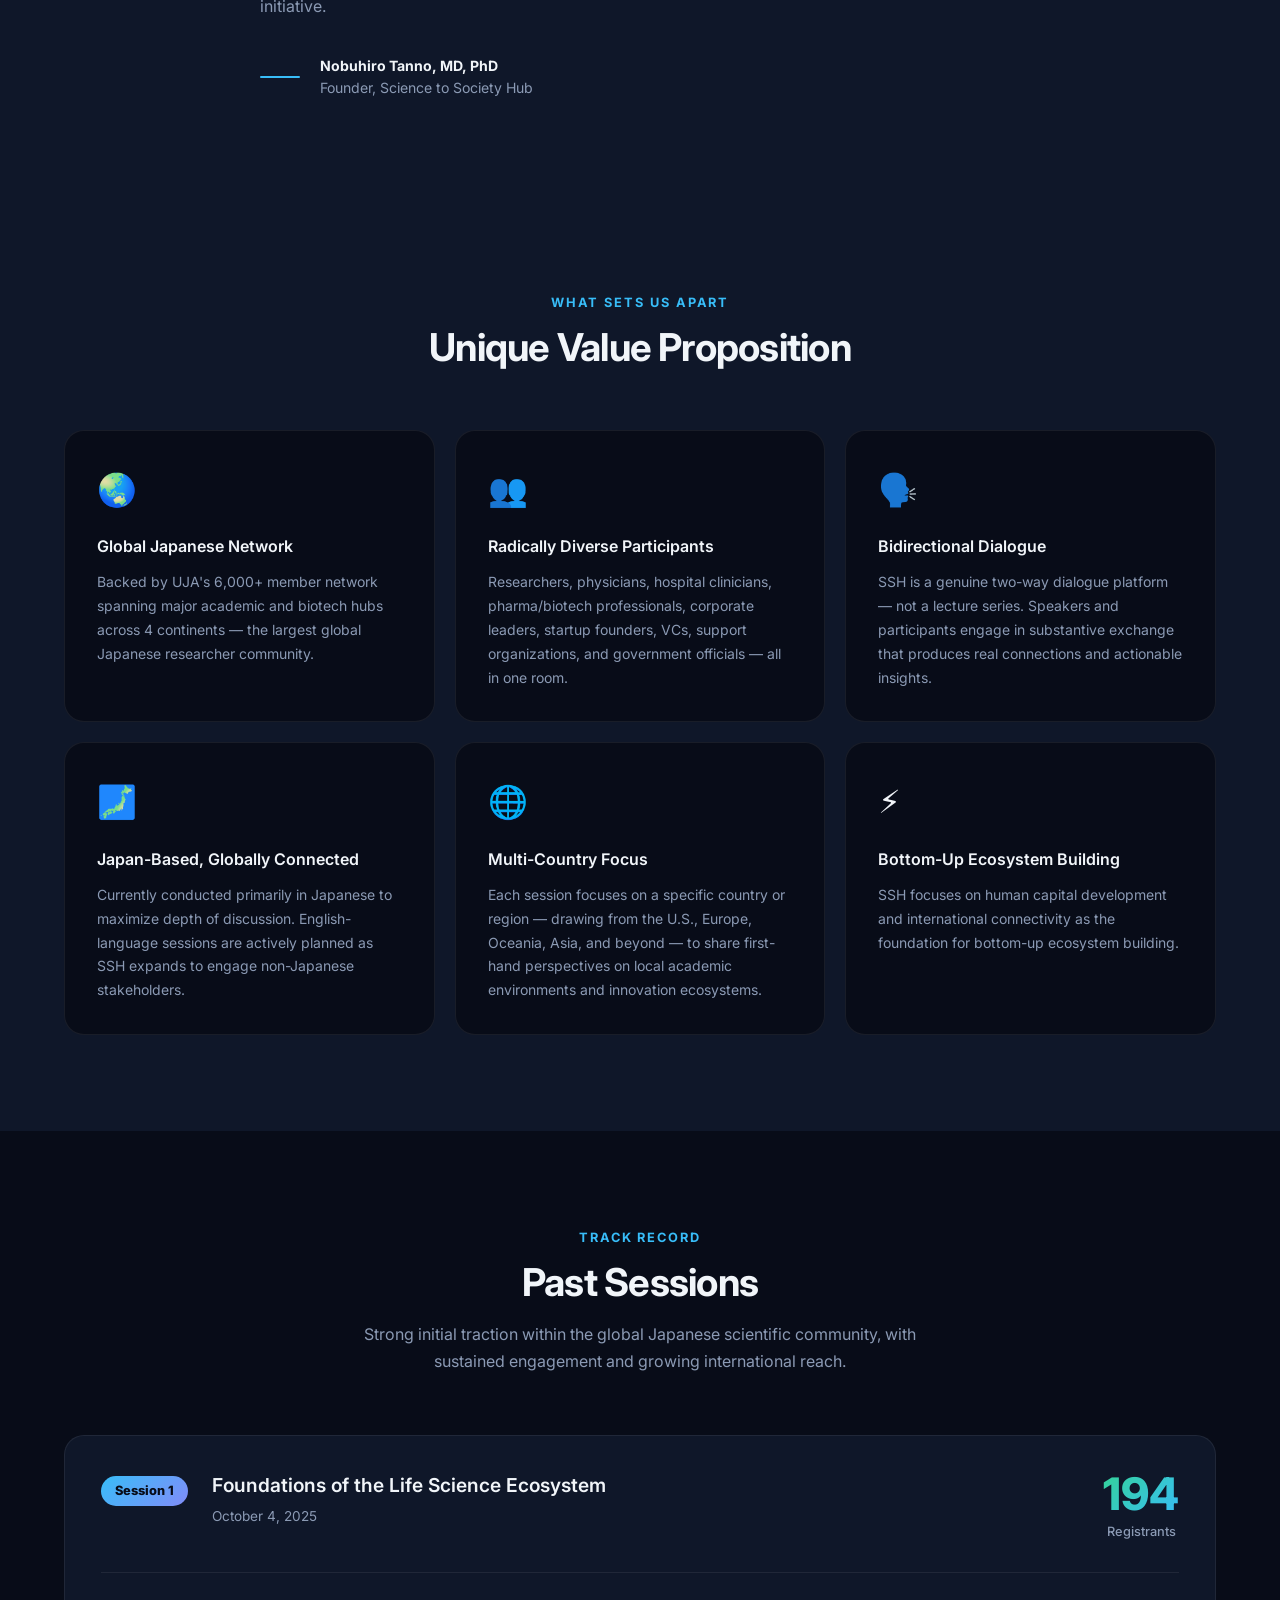
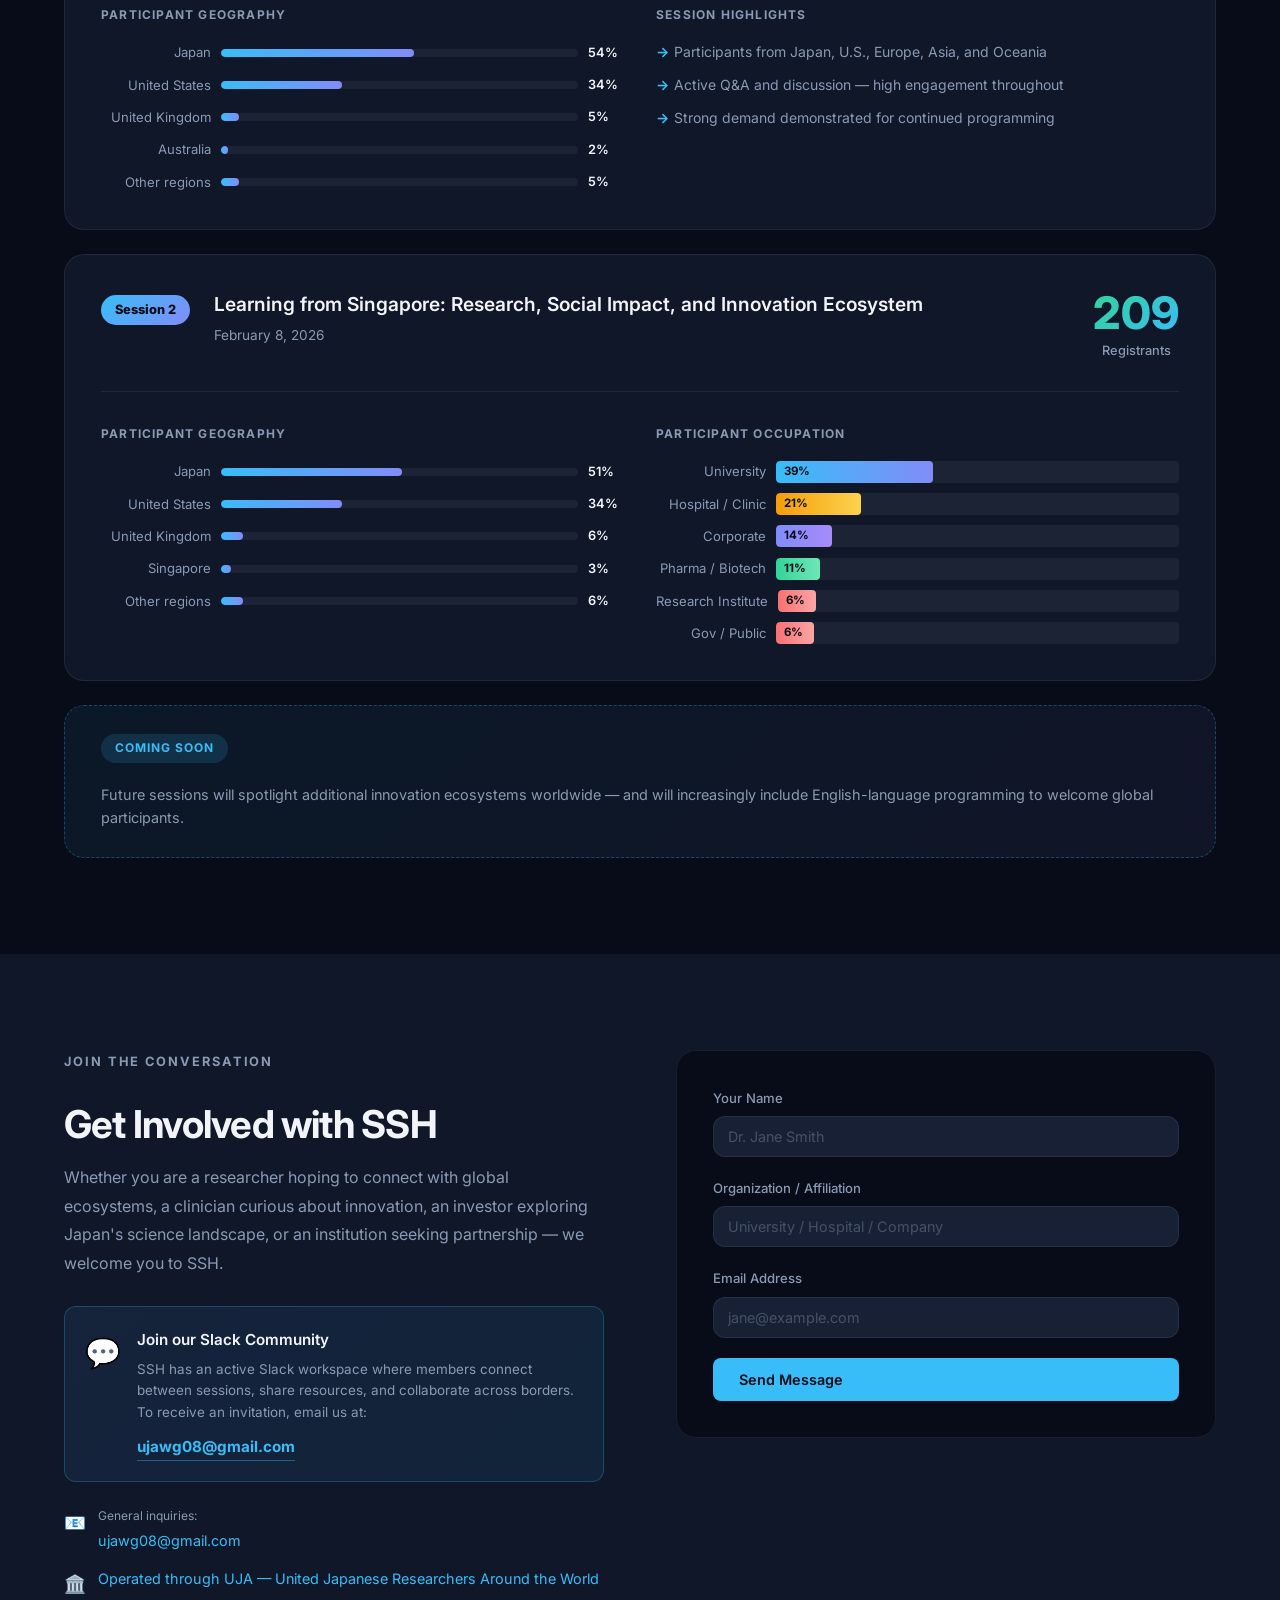
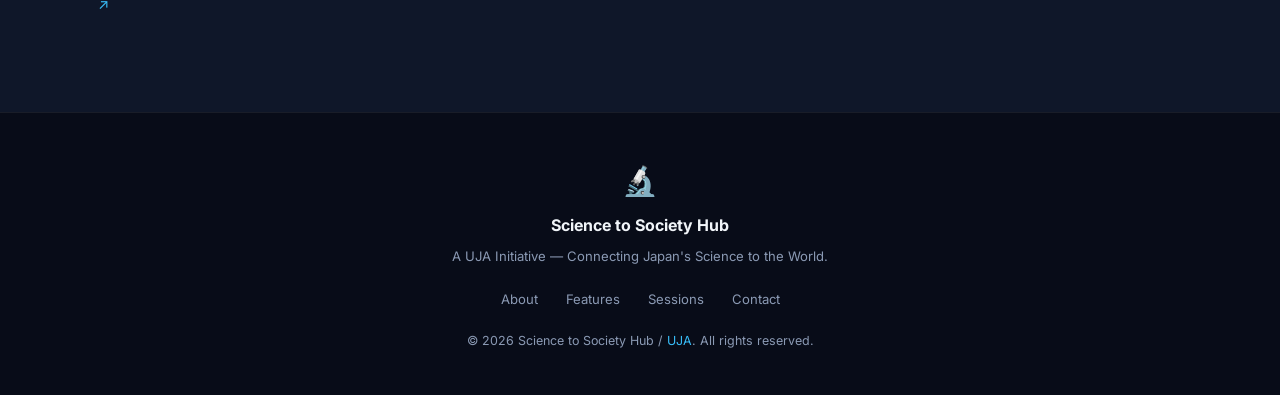
<file: index-version-a.html>
<!DOCTYPE html>
<html lang="en">
<head>
  <meta charset="UTF-8" />
  <meta name="viewport" content="width=device-width, initial-scale=1.0" />
  <title>Science to Society Hub</title>
  <meta name="description" content="A global initiative connecting Japan's life science researchers to the world's innovation ecosystems, operating through UJA's 6,000+ member network." />
  <link rel="stylesheet" href="css/style.css" />
  <link rel="preconnect" href="https://fonts.googleapis.com" />
  <link href="https://fonts.googleapis.com/css2?family=Inter:wght@300;400;500;600;700&family=Noto+Sans+JP:wght@300;400;500;700&display=swap" rel="stylesheet" />
</head>
<body>

  <!-- ===== NAVIGATION ===== -->
  <header class="site-header" id="site-header">
    <nav class="nav-container">
      <a href="#" class="logo">
        <span class="logo-icon">🔬</span>
        <span class="logo-text">Science to Society Hub</span>
      </a>

      <ul class="nav-links">
        <li><a href="#about"    data-en="About"    data-ja="概要">About</a></li>
        <li><a href="#story"    data-en="Our Story" data-ja="創設者の想い">Our Story</a></li>
        <li><a href="#features" data-en="Features" data-ja="特徴">Features</a></li>
        <li><a href="#sessions" data-en="Sessions" data-ja="開催実績">Sessions</a></li>
        <li><a href="#contact"  data-en="Contact"  data-ja="お問い合わせ">Contact</a></li>
      </ul>

      <div class="nav-actions">
        <button class="lang-toggle" id="lang-toggle" aria-label="Switch language">
          <span class="lang-label active" id="lang-en">EN</span>
          <span class="lang-separator">/</span>
          <span class="lang-label" id="lang-ja">JA</span>
        </button>
        <button class="hamburger" id="hamburger" aria-label="Open menu">
          <span></span><span></span><span></span>
        </button>
      </div>
    </nav>
    <div class="mobile-menu" id="mobile-menu">
      <ul>
        <li><a href="#about"    data-en="About"    data-ja="概要">About</a></li>
        <li><a href="#features" data-en="Features" data-ja="特徴">Features</a></li>
        <li><a href="#sessions" data-en="Sessions" data-ja="開催実績">Sessions</a></li>
        <li><a href="#contact"  data-en="Contact"  data-ja="お問い合わせ">Contact</a></li>
      </ul>
    </div>
  </header>

  <main>

    <!-- ===== HERO ===== -->
    <section class="hero" id="hero">
      <div class="hero-bg"></div>
      <div class="hero-content">
        <div class="hero-badge">
          <span class="badge-dot"></span>
          <a href="https://www.uja-info.org/about-english" target="_blank" rel="noopener" class="badge-link"
             data-en="A UJA (United Japanese Researchers Around the World) Initiative · 6,000+ Members"
             data-ja="UJA（海外日本人研究者ネットワーク）イニシアティブ · 6,000人以上のメンバー">
            A UJA (United Japanese Researchers Around the World) Initiative · 6,000+ Members
          </a>
        </div>
        <h1 class="hero-title">
          <span data-en="Connecting Japan's" data-ja="日本の科学を">Connecting Japan's</span><br />
          <span class="accent" data-en="Science to the World." data-ja="世界へ。">Science to the World.</span>
        </h1>
        <p class="hero-subtitle" data-en="Science to Society Hub (SSH) is a global dialogue series operating through UJA — a nonprofit network of 6,000+ Japanese researchers and professionals worldwide. We convene researchers, clinicians, entrepreneurs, VCs, and policymakers to accelerate Japan's life science innovation." data-ja="Science to Society Hub（SSH）は、世界中の日本人研究者・専門家6,000人以上が参加するNPO法人UJAが運営するグローバル対話シリーズです。研究者、医療従事者、起業家、VC、政策立案者を集め、日本のライフサイエンス・イノベーションを加速させます。">
          Science to Society Hub (SSH) is a global dialogue series operating through UJA — a nonprofit network of 6,000+ Japanese researchers and professionals worldwide. We convene researchers, clinicians, entrepreneurs, VCs, and policymakers to accelerate Japan's life science innovation.
        </p>
        <div class="hero-actions">
          <a href="#sessions" class="btn btn-primary"   data-en="View Sessions"   data-ja="開催実績を見る">View Sessions</a>
          <a href="#contact"  class="btn btn-secondary" data-en="Get Involved"    data-ja="参加する">Get Involved</a>
        </div>
      </div>
      <div class="hero-visual">
        <div class="bridge-visual">

          <!-- Left: Knowledge sources -->
          <div class="bridge-side bridge-left">
            <div class="bridge-node">
              <div class="bn-icon">🔬</div>
              <div class="bn-label" data-en="Basic Science" data-ja="基礎科学">Basic Science</div>
            </div>
            <div class="bridge-node">
              <div class="bn-icon">🩺</div>
              <div class="bn-label" data-en="Clinical Practice" data-ja="臨床実践">Clinical Practice</div>
            </div>
            <div class="bridge-node">
              <div class="bn-icon">⚙️</div>
              <div class="bn-label" data-en="Technology / Engineering" data-ja="技術・工学">Technology / Engineering</div>
            </div>
          </div>

          <!-- Connecting flow left -->
          <div class="bridge-flow bridge-flow-l">
            <div class="flow-track"></div>
            <div class="flow-dot fd1"></div>
            <div class="flow-dot fd2"></div>
            <div class="flow-dot fd3"></div>
          </div>

          <!-- Center hub -->
          <div class="bridge-hub-wrap">
            <div class="bh-ring bh-ring-1"></div>
            <div class="bh-ring bh-ring-2"></div>
            <div class="bridge-hub-core">SSH</div>
          </div>

          <!-- Connecting flow right -->
          <div class="bridge-flow bridge-flow-r">
            <div class="flow-track"></div>
            <div class="flow-dot fd1"></div>
            <div class="flow-dot fd2"></div>
            <div class="flow-dot fd3"></div>
          </div>

          <!-- Right: Society targets -->
          <div class="bridge-side bridge-right">
            <div class="bridge-node">
              <div class="bn-icon">🚀</div>
              <div class="bn-label" data-en="Startups" data-ja="スタートアップ">Startups</div>
            </div>
            <div class="bridge-node">
              <div class="bn-icon">🏭</div>
              <div class="bn-label" data-en="Industry" data-ja="産業">Industry</div>
            </div>
            <div class="bridge-node">
              <div class="bn-icon">🏛️</div>
              <div class="bn-label" data-en="Policy" data-ja="政策">Policy</div>
            </div>
          </div>

        </div>
      </div>
    </section>

    <!-- ===== STATS ===== -->
    <section class="stats-bar">
      <div class="stats-container">
        <div class="stat-item">
          <span class="stat-number">6,000+</span>
          <span class="stat-label" data-en="UJA Members Worldwide" data-ja="UJA世界会員数">UJA Members Worldwide</span>
        </div>
        <div class="stat-item">
          <span class="stat-number">400+</span>
          <span class="stat-label" data-en="Total Session Participants" data-ja="累計参加登録者数">Total Session Participants</span>
        </div>
        <div class="stat-item">
          <span class="stat-number">10+</span>
          <span class="stat-label" data-en="Countries Represented" data-ja="参加国数">Countries Represented</span>
        </div>
        <div class="stat-item">
          <span class="stat-number">2</span>
          <span class="stat-label" data-en="Sessions Completed" data-ja="開催済みセッション">Sessions Completed</span>
        </div>
      </div>
    </section>

    <!-- ===== ABOUT / MISSION ===== -->
    <section class="about" id="about">
      <div class="section-container">
        <div class="section-header fade-in">
          <p class="section-eyebrow" data-en="Who We Are" data-ja="私たちについて">Who We Are</p>
          <h2 class="section-title" data-en="Our Mission" data-ja="ミッション">Our Mission</h2>
        </div>

        <div class="about-grid">
          <div class="about-text fade-in">
            <div class="uja-context">
              <div class="uja-logo-block">
                <span class="uja-badge">NPO</span>
                <a href="https://www.uja-info.org/about-english" target="_blank" rel="noopener" class="uja-name uja-link">UJA — United Japanese Researchers Around the World ↗</a>
              </div>
              <p class="lead" data-en="SSH operates through UJA, a nonprofit network of over 6,000 members composed primarily of researchers, with additional members from healthcare, industry, and government sectors, spanning North America, Europe, Asia, and Oceania." data-ja="SSHは、研究者を中心に医療・産業・政府機関のメンバーも擁する6,000人以上のNPO法人UJAのネットワークを通じて運営されています。北米・欧州・アジア・オセアニアに広がるグローバルコミュニティです。">
                SSH operates through UJA, a nonprofit network of over 6,000 members composed primarily of researchers, with additional members from healthcare, industry, and government sectors, spanning North America, Europe, Asia, and Oceania.
              </p>
            </div>
            <p data-en="Japan maintains world-class scientific and medical research capabilities, yet faces persistent structural challenges in translating discoveries into societal and economic impact — including limited cross-sector mobility, insufficient integration into global innovation networks, and a shortage of professionals with hybrid expertise spanning science, business, and policy." data-ja="日本は世界トップレベルの科学・医療研究力を持ちながら、発見を社会的・経済的インパクトへと転換する構造的課題に直面しています。分野横断的な人材流動性の低さ、グローバルイノベーションネットワークへの参入不足、科学・ビジネス・政策にわたるハイブリッド人材の不足などが課題です。">
              Japan maintains world-class scientific and medical research capabilities, yet faces persistent structural challenges in translating discoveries into societal and economic impact — including limited cross-sector mobility, insufficient integration into global innovation networks, and a shortage of professionals with hybrid expertise spanning science, business, and policy.
            </p>
            <p data-en="SSH creates a neutral platform for dialogue, knowledge exchange, and partnership formation across borders and sectors. By mobilizing globally distributed Japanese talent, we aim to contribute to Japan's long-term innovation capacity, global competitiveness, and leadership in emerging scientific domains." data-ja="SSHはセクターを越え、国境を越えた対話・知識交換・パートナーシップ形成のためのニュートラルなプラットフォームを提供します。世界に分散する日本の優秀な人材を結集することで、日本の長期的なイノベーション力と新興科学分野でのリーダーシップに貢献します。">
              SSH creates a neutral platform for dialogue, knowledge exchange, and partnership formation across borders and sectors. By mobilizing globally distributed Japanese talent, we aim to contribute to Japan's long-term innovation capacity, global competitiveness, and leadership in emerging scientific domains.
            </p>
          </div>

        </div>
      </div>
    </section>

    <!-- ===== CHALLENGES (Version A: Opportunity Framing) ===== -->
    <section class="challenges" id="challenges">
      <div class="section-container">
        <div class="section-header fade-in">
          <p class="section-eyebrow" data-en="The Opportunity" data-ja="SSHが目指すもの">The Opportunity</p>
          <h2 class="section-title" data-en="Four Frontiers SSH Is Opening" data-ja="SSHが切り拓く4つのフロンティア">Four Frontiers SSH Is Opening</h2>
          <p class="section-subtitle" data-en="Japan's scientific talent is exceptional. SSH exists to unlock its full potential by expanding four interconnected frontiers — each one a concrete area where human connection and dialogue can create lasting change." data-ja="日本の科学的人材は世界に通用します。SSHは、人と人との対話を通じてそのポテンシャルを最大化するために、4つの相互に連動するフロンティアを切り拓きます。">
            Japan's scientific talent is exceptional. SSH exists to unlock its full potential by expanding four interconnected frontiers — each one a concrete area where human connection and dialogue can create lasting change.
          </p>
        </div>
        <div class="challenges-grid challenges-grid-4">
          <div class="challenge-card fade-in">
            <div class="ch-num">①</div>
            <h4 data-en="Expanding the Translation Mindset" data-ja="社会実装マインドの拡張">Expanding the Translation Mindset</h4>
            <p data-en="Japan's researchers and clinicians hold enormous untapped potential to drive innovation. SSH opens the door to new perspectives — entrepreneurship, policy influence, and diverse pathways for scientific ideas to reach society." data-ja="日本の研究者や医師は、イノベーションを推進する大きな可能性を秘めています。SSHは、起業・政策・さまざまな経路を通じて科学的アイデアが社会に届くための新たな視点への扉を開きます。">Japan's researchers and clinicians hold enormous untapped potential to drive innovation. SSH opens the door to new perspectives — entrepreneurship, policy influence, and diverse pathways for scientific ideas to reach society.</p>
          </div>
          <div class="challenge-card fade-in">
            <div class="ch-num">②</div>
            <h4 data-en="Growing Bridge-Builder Talent" data-ja="ブリッジ人材の育成">Growing Bridge-Builder Talent</h4>
            <p data-en="Professionals who move fluently between science, medicine, business, and policy are the architects of a better ecosystem. SSH creates the conversations and connections where that fluency develops." data-ja="科学・医療・ビジネス・政策を横断できる人材が、より良いエコシステムを設計します。SSHはそのような越境力が育まれる対話と出会いの場をつくります。">Professionals who move fluently between science, medicine, business, and policy are the architects of a better ecosystem. SSH creates the conversations and connections where that fluency develops.</p>
          </div>
          <div class="challenge-card fade-in">
            <div class="ch-num">③</div>
            <h4 data-en="Connecting Japan's Global Community" data-ja="日本のグローバルコミュニティをつなぐ">Connecting Japan's Global Community</h4>
            <p data-en="Japan's scientific community has the potential to become one of the key hubs within global innovation networks. SSH currently focuses on connecting Japanese researchers and professionals distributed worldwide — building the trust and relationships that will, over time, grow to engage diverse global stakeholders." data-ja="日本の科学コミュニティは、世界のイノベーションネットワークの主要な拠点のひとつになれます。SSHは現在、世界に散らばる日本人研究者・専門家をつなぐことに注力し、信頼関係を積み重ねながら、将来的には多様なグローバルステークホルダーを巻き込んでいく展望を持っています。">Japan's scientific community has the potential to become one of the key hubs within global innovation networks. SSH currently focuses on connecting Japanese researchers and professionals distributed worldwide — building the trust and relationships that will, over time, grow to engage diverse global stakeholders.</p>
          </div>
          <div class="challenge-card fade-in">
            <div class="ch-num">④</div>
            <h4 data-en="Fostering Cross-Disciplinary Encounters" data-ja="学際的な出会いの創出">Fostering Cross-Disciplinary Encounters</h4>
            <p data-en="SSH brings together researchers from across all disciplines — natural sciences, humanities, social sciences, and beyond — to spark new ideas, research seeds, and collaborative ventures through open dialogue." data-ja="SSHは多様な学術的背景を持つ研究者が集い、開かれた対話から新たな研究シーズや協働の構想を生み出す場をつくります。">SSH brings together researchers from across all disciplines — natural sciences, humanities, social sciences, and beyond — to spark new ideas, research seeds, and collaborative ventures through open dialogue.</p>
          </div>
        </div>
      </div>
    </section>

    <!-- ===== FOUNDER STORY ===== -->
    <section class="founder-story" id="story">
      <div class="section-container">

        <div class="section-header fade-in">
          <p class="section-eyebrow" data-en="Founder's Message" data-ja="創設者の想い">Founder's Message</p>
          <h2 class="section-title" data-en="Why I Started SSH" data-ja="SSHを始めた理由">Why I Started SSH</h2>
        </div>

        <div class="story-body fade-in">
          <p class="story-lead" data-en="Progress in pediatric oncology has not come from oncology research alone." data-ja="小児がんの医療は、がん研究だけで進歩してきたわけではありません。">
            Progress in pediatric oncology has not come from oncology research alone.
          </p>

          <p data-en="The advancement of pediatric oncology has been driven not only by cancer research, but by contributions from surgery, radiology, pathology, infectious disease, engineering, and many other fields. This led me to believe that by connecting the ideas of researchers from diverse disciplines to society, those ideas will one day reach pediatric oncology — and that belief is what led me to start this initiative." data-ja="小児がん医療の発展はがん研究だけでなく、外科学、放射線医学、病理学、感染症学、工学など様々な分野によってなされてきました。このことから、様々な研究者のアイデアを社会に繋げれば、小児がん医療にいつか届くと考え、この会を始めました。">
            The advancement of pediatric oncology has been driven not only by cancer research, but by contributions from surgery, radiology, pathology, infectious disease, engineering, and many other fields. This led me to believe that by connecting the ideas of researchers from diverse disciplines to society, those ideas will one day reach pediatric oncology — and that belief is what led me to start this initiative.
          </p>

          <div class="story-sig fade-in">
            <div class="story-sig-line"></div>
            <p>
              <strong>Nobuhiro Tanno, MD, PhD</strong><br />
              <span data-en="Founder, Science to Society Hub" data-ja="Science to Society Hub 創設者">Founder, Science to Society Hub</span>
            </p>
          </div>
        </div>

      </div>
    </section>

    <!-- ===== FEATURES ===== -->
    <section class="features" id="features">
      <div class="section-container">
        <div class="section-header fade-in">
          <p class="section-eyebrow" data-en="What Sets Us Apart" data-ja="SSHの特徴">What Sets Us Apart</p>
          <h2 class="section-title" data-en="Unique Value Proposition" data-ja="独自の価値">Unique Value Proposition</h2>
        </div>
        <div class="features-grid">
          <div class="feature-card fade-in">
            <div class="feature-icon">🌏</div>
            <h3 data-en="Global Japanese Network" data-ja="グローバル日本人ネットワーク">Global Japanese Network</h3>
            <p data-en="Backed by UJA's 6,000+ member network spanning major academic and biotech hubs across 4 continents — the largest global Japanese researcher community." data-ja="4大陸の主要な学術・バイオテクハブをカバーするUJA 6,000人超の会員ネットワーク。世界最大の日本人研究者コミュニティが基盤です。">Backed by UJA's 6,000+ member network spanning major academic and biotech hubs across 4 continents — the largest global Japanese researcher community.</p>
          </div>
          <div class="feature-card fade-in">
            <div class="feature-icon">👥</div>
            <h3 data-en="Radically Diverse Participants" data-ja="多様なステークホルダー">Radically Diverse Participants</h3>
            <p data-en="Researchers, physicians, hospital clinicians, pharma/biotech professionals, corporate leaders, startup founders, VCs, support organizations, and government officials — all in one room." data-ja="研究者・医師・臨床家・製薬/バイオ企業・スタートアップ創業者・VC・支援機関・行政・政府機関など、多様な職種が一堂に会します。">Researchers, physicians, hospital clinicians, pharma/biotech professionals, corporate leaders, startup founders, VCs, support organizations, and government officials — all in one room.</p>
          </div>
          <div class="feature-card fade-in">
            <div class="feature-icon">🗣️</div>
            <h3 data-en="Bidirectional Dialogue" data-ja="双方向対話プラットフォーム">Bidirectional Dialogue</h3>
            <p data-en="SSH is a genuine two-way dialogue platform — not a lecture series. Speakers and participants engage in substantive exchange that produces real connections and actionable insights." data-ja="SSHは一方通行の講演ではなく、真の双方向対話プラットフォームです。スピーカーと参加者が実質的な交流を通じて、リアルなつながりと実行可能な示唆を生み出します。">SSH is a genuine two-way dialogue platform — not a lecture series. Speakers and participants engage in substantive exchange that produces real connections and actionable insights.</p>
          </div>
          <div class="feature-card fade-in">
            <div class="feature-icon">🗾</div>
            <h3 data-en="Japan-Based, Globally Connected" data-ja="日本発、グローバル展開">Japan-Based, Globally Connected</h3>
            <p data-en="Currently conducted primarily in Japanese to maximize depth of discussion. English-language sessions are actively planned as SSH expands to engage non-Japanese stakeholders." data-ja="現在は議論の深さを最大化するため主に日本語で実施。SSHの国際展開に伴い、英語セッションも積極的に企画しています。">Currently conducted primarily in Japanese to maximize depth of discussion. English-language sessions are actively planned as SSH expands to engage non-Japanese stakeholders.</p>
          </div>
          <div class="feature-card fade-in">
            <div class="feature-icon">🌐</div>
            <h3 data-en="Multi-Country Focus" data-ja="多国間フォーカス">Multi-Country Focus</h3>
            <p data-en="Each session focuses on a specific country or region — drawing from the U.S., Europe, Oceania, Asia, and beyond — to share first-hand perspectives on local academic environments and innovation ecosystems." data-ja="各セッションでは米国・欧州・オセアニア・アジアなどから特定の国・地域に焦点を当て、現地のアカデミアやイノベーション・エコシステムの現況をシェアしていきます。">Each session focuses on a specific country or region — drawing from the U.S., Europe, Oceania, Asia, and beyond — to share first-hand perspectives on local academic environments and innovation ecosystems.</p>
          </div>
          <div class="feature-card fade-in">
            <div class="feature-icon">⚡</div>
            <h3 data-en="Bottom-Up Ecosystem Building" data-ja="ボトムアップのエコシステム形成">Bottom-Up Ecosystem Building</h3>
            <p data-en="SSH focuses on human capital development and international connectivity as the foundation for bottom-up ecosystem building." data-ja="SSHは人材育成と国際的な連結性に集中し、ボトムアップのエコシステム形成を目指します。">SSH focuses on human capital development and international connectivity as the foundation for bottom-up ecosystem building.</p>
          </div>
        </div>
      </div>
    </section>

    <!-- ===== SESSIONS ===== -->
    <section class="sessions" id="sessions">
      <div class="section-container">
        <div class="section-header fade-in">
          <p class="section-eyebrow" data-en="Track Record" data-ja="開催実績">Track Record</p>
          <h2 class="section-title" data-en="Past Sessions" data-ja="これまでのセッション">Past Sessions</h2>
          <p class="section-subtitle" data-en="Strong initial traction within the global Japanese scientific community, with sustained engagement and growing international reach." data-ja="グローバルな日本人科学者コミュニティで強い反響を呼び、継続的なエンゲージメントと国際的広がりを実現しています。">Strong initial traction within the global Japanese scientific community, with sustained engagement and growing international reach.</p>
        </div>

        <!-- Session 1 -->
        <div class="session-block fade-in">
          <div class="session-header">
            <div class="session-number">Session 1</div>
            <div class="session-meta">
              <h3 data-en="Foundations of the Life Science Ecosystem" data-ja="ライフサイエンス・エコシステム基礎講座">Foundations of the Life Science Ecosystem</h3>
              <p class="session-date">
                <span data-en="October 4, 2025" data-ja="2025年10月4日">October 4, 2025</span>
              </p>
            </div>
            <div class="session-reg">
              <span class="reg-number">194</span>
              <span class="reg-label" data-en="Registrants" data-ja="登録者">Registrants</span>
            </div>
          </div>
          <div class="session-body">
            <div class="geo-chart">
              <h4 class="chart-title" data-en="Participant Geography" data-ja="参加者の国・地域分布">Participant Geography</h4>
              <div class="geo-bars">
                <div class="geo-row">
                  <span class="geo-country" data-en="Japan" data-ja="日本">Japan</span>
                  <div class="geo-bar-wrap"><div class="geo-bar" style="width:54%"></div></div>
                  <span class="geo-pct">54%</span>
                </div>
                <div class="geo-row">
                  <span class="geo-country" data-en="United States" data-ja="米国">United States</span>
                  <div class="geo-bar-wrap"><div class="geo-bar" style="width:34%"></div></div>
                  <span class="geo-pct">34%</span>
                </div>
                <div class="geo-row">
                  <span class="geo-country" data-en="United Kingdom" data-ja="英国">United Kingdom</span>
                  <div class="geo-bar-wrap"><div class="geo-bar" style="width:5%"></div></div>
                  <span class="geo-pct">5%</span>
                </div>
                <div class="geo-row">
                  <span class="geo-country" data-en="Australia" data-ja="オーストラリア">Australia</span>
                  <div class="geo-bar-wrap"><div class="geo-bar" style="width:2%"></div></div>
                  <span class="geo-pct">2%</span>
                </div>
                <div class="geo-row">
                  <span class="geo-country" data-en="Other regions" data-ja="その他">Other regions</span>
                  <div class="geo-bar-wrap"><div class="geo-bar" style="width:5%"></div></div>
                  <span class="geo-pct">5%</span>
                </div>
              </div>
            </div>
            <div class="session-highlights">
              <h4 class="chart-title" data-en="Session Highlights" data-ja="セッションのハイライト">Session Highlights</h4>
              <ul class="highlight-list">
                <li data-en="Participants from Japan, U.S., Europe, Asia, and Oceania" data-ja="日本・米国・欧州・アジア・オセアニアから参加">Participants from Japan, U.S., Europe, Asia, and Oceania</li>
                <li data-en="Active Q&A and discussion — high engagement throughout" data-ja="活発なQ&Aとディスカッション — 高いエンゲージメントを維持">Active Q&amp;A and discussion — high engagement throughout</li>
                <li data-en="Strong demand demonstrated for continued programming" data-ja="継続プログラムへの強い需要を確認">Strong demand demonstrated for continued programming</li>
              </ul>
            </div>
          </div>
        </div>

        <!-- Session 2 -->
        <div class="session-block fade-in">
          <div class="session-header">
            <div class="session-number">Session 2</div>
            <div class="session-meta">
              <h3 data-en="Learning from Singapore: Research, Social Impact, and Innovation Ecosystem" data-ja="シンガポールから学ぶ：研究・社会的インパクト・イノベーション・エコシステム">Learning from Singapore: Research, Social Impact, and Innovation Ecosystem</h3>
              <p class="session-date">
                <span data-en="February 8, 2026" data-ja="2026年2月8日">February 8, 2026</span>
              </p>
            </div>
            <div class="session-reg">
              <span class="reg-number">209</span>
              <span class="reg-label" data-en="Registrants" data-ja="登録者">Registrants</span>
            </div>
          </div>
          <div class="session-body">
            <div class="geo-chart">
              <h4 class="chart-title" data-en="Participant Geography" data-ja="参加者の国・地域分布">Participant Geography</h4>
              <div class="geo-bars">
                <div class="geo-row">
                  <span class="geo-country" data-en="Japan" data-ja="日本">Japan</span>
                  <div class="geo-bar-wrap"><div class="geo-bar" style="width:50.7%"></div></div>
                  <span class="geo-pct">51%</span>
                </div>
                <div class="geo-row">
                  <span class="geo-country" data-en="United States" data-ja="米国">United States</span>
                  <div class="geo-bar-wrap"><div class="geo-bar" style="width:34%"></div></div>
                  <span class="geo-pct">34%</span>
                </div>
                <div class="geo-row">
                  <span class="geo-country" data-en="United Kingdom" data-ja="英国">United Kingdom</span>
                  <div class="geo-bar-wrap"><div class="geo-bar" style="width:6.2%"></div></div>
                  <span class="geo-pct">6%</span>
                </div>
                <div class="geo-row">
                  <span class="geo-country" data-en="Singapore" data-ja="シンガポール">Singapore</span>
                  <div class="geo-bar-wrap"><div class="geo-bar" style="width:2.9%"></div></div>
                  <span class="geo-pct">3%</span>
                </div>
                <div class="geo-row">
                  <span class="geo-country" data-en="Other regions" data-ja="その他">Other regions</span>
                  <div class="geo-bar-wrap"><div class="geo-bar" style="width:6.1%"></div></div>
                  <span class="geo-pct">6%</span>
                </div>
              </div>
            </div>
            <div class="occ-chart">
              <h4 class="chart-title" data-en="Participant Occupation" data-ja="参加者の職種分布">Participant Occupation</h4>
              <div class="occ-bars">
                <div class="occ-row">
                  <span class="occ-label" data-en="University" data-ja="大学">University</span>
                  <div class="occ-bar-wrap"><div class="occ-bar" style="width:39%"><span>39%</span></div></div>
                </div>
                <div class="occ-row">
                  <span class="occ-label" data-en="Hospital / Clinic" data-ja="病院・クリニック">Hospital / Clinic</span>
                  <div class="occ-bar-wrap"><div class="occ-bar occ-b2" style="width:21%"><span>21%</span></div></div>
                </div>
                <div class="occ-row">
                  <span class="occ-label" data-en="Corporate" data-ja="企業">Corporate</span>
                  <div class="occ-bar-wrap"><div class="occ-bar occ-b3" style="width:14%"><span>14%</span></div></div>
                </div>
                <div class="occ-row">
                  <span class="occ-label" data-en="Pharma / Biotech" data-ja="製薬・バイオテク">Pharma / Biotech</span>
                  <div class="occ-bar-wrap"><div class="occ-bar occ-b4" style="width:11%"><span>11%</span></div></div>
                </div>
                <div class="occ-row">
                  <span class="occ-label" data-en="Research Institute" data-ja="研究所">Research Institute</span>
                  <div class="occ-bar-wrap"><div class="occ-bar occ-b5" style="width:6%"><span>6%</span></div></div>
                </div>
                <div class="occ-row">
                  <span class="occ-label" data-en="Gov / Public" data-ja="行政・公的機関">Gov / Public</span>
                  <div class="occ-bar-wrap"><div class="occ-bar occ-b5" style="width:6%"><span>6%</span></div></div>
                </div>
              </div>
            </div>
          </div>
        </div>

        <!-- Coming up -->
        <div class="upcoming-teaser fade-in">
          <div class="teaser-inner">
            <span class="teaser-tag" data-en="Coming Soon" data-ja="次回予告">Coming Soon</span>
            <p data-en="Future sessions will spotlight additional innovation ecosystems worldwide — and will increasingly include English-language programming to welcome global participants." data-ja="今後のセッションでは世界各地のイノベーション・エコシステムを特集し、グローバルな参加者を迎えるための英語プログラムも拡充していきます。">Future sessions will spotlight additional innovation ecosystems worldwide — and will increasingly include English-language programming to welcome global participants.</p>
          </div>
        </div>
      </div>
    </section>

    <!-- ===== CONTACT ===== -->
    <section class="contact" id="contact">
      <div class="section-container">
        <div class="contact-inner">
          <div class="contact-info fade-in">
            <p class="section-eyebrow" data-en="Join the Conversation" data-ja="参加・お問い合わせ">Join the Conversation</p>
            <h2 class="section-title" data-en="Get Involved with SSH" data-ja="SSHに参加しよう">Get Involved with SSH</h2>
            <p data-en="Whether you are a researcher hoping to connect with global ecosystems, a clinician curious about innovation, an investor exploring Japan's science landscape, or an institution seeking partnership — we welcome you to SSH." data-ja="グローバルなエコシステムとつながりたい研究者、イノベーションに関心を持つ臨床家、日本の科学を探求する投資家、パートナーシップを模索する機関など — どなたでもSSHへの参加を歓迎します。">
              Whether you are a researcher hoping to connect with global ecosystems, a clinician curious about innovation, an investor exploring Japan's science landscape, or an institution seeking partnership — we welcome you to SSH.
            </p>

            <div class="slack-cta fade-in">
              <div class="slack-icon">💬</div>
              <div class="slack-text">
                <h4 data-en="Join our Slack Community" data-ja="Slackコミュニティに参加する">Join our Slack Community</h4>
                <p data-en="SSH has an active Slack workspace where members connect between sessions, share resources, and collaborate across borders. To receive an invitation, email us at:" data-ja="SSHではセッション間でもメンバーがつながり、情報共有・国際的コラボレーションができるSlackワークスペースを運営しています。参加ご希望の方はメールでご連絡ください：">
                  SSH has an active Slack workspace where members connect between sessions, share resources, and collaborate across borders. To receive an invitation, email us at:
                </p>
                <a href="mailto:ujawg08@gmail.com" class="slack-email">ujawg08@gmail.com</a>
              </div>
            </div>

            <div class="contact-details">
              <div class="contact-item">
                <span class="contact-icon">📧</span>
                <div>
                  <span data-en="General inquiries:" data-ja="一般お問い合わせ：">General inquiries:</span>
                  <a href="mailto:ujawg08@gmail.com">ujawg08@gmail.com</a>
                </div>
              </div>
              <div class="contact-item">
                <span class="contact-icon">🏛️</span>
                <a href="https://www.uja-info.org/about-english" target="_blank" rel="noopener"
                   data-en="Operated through UJA — United Japanese Researchers Around the World ↗"
                   data-ja="UJA（海外日本人研究者ネットワーク）を通じて運営 ↗">
                  Operated through UJA — United Japanese Researchers Around the World ↗
                </a>
              </div>
            </div>
          </div>

          <form class="contact-form fade-in" id="contact-form" novalidate>
            <div class="form-group">
              <label for="name" data-en="Your Name" data-ja="お名前">Your Name</label>
              <input type="text" id="name" name="name" required
                data-placeholder-en="Dr. Jane Smith" data-placeholder-ja="山田 太郎"
                placeholder="Dr. Jane Smith" />
            </div>
            <div class="form-group">
              <label for="org" data-en="Organization / Affiliation" data-ja="所属機関">Organization / Affiliation</label>
              <input type="text" id="org" name="org"
                data-placeholder-en="University / Hospital / Company" data-placeholder-ja="大学 / 病院 / 企業など"
                placeholder="University / Hospital / Company" />
            </div>
            <div class="form-group">
              <label for="email" data-en="Email Address" data-ja="メールアドレス">Email Address</label>
              <input type="email" id="email" name="email" required
                data-placeholder-en="jane@example.com" data-placeholder-ja="taro@example.com"
                placeholder="jane@example.com" />
            </div>
            <button type="submit" class="btn btn-primary" data-en="Send Message" data-ja="送信する">Send Message</button>
          </form>
        </div>
      </div>
    </section>

  </main>

  <!-- ===== FOOTER ===== -->
  <footer class="site-footer">
    <div class="footer-container">
      <div class="footer-brand">
        <span class="logo-icon">🔬</span>
        <span class="logo-text">Science to Society Hub</span>
        <p data-en="A UJA Initiative — Connecting Japan's Science to the World." data-ja="UJAイニシアティブ — 日本の科学を世界へ。">A UJA Initiative — Connecting Japan's Science to the World.</p>
      </div>
      <nav class="footer-nav">
        <a href="#about"    data-en="About"    data-ja="概要">About</a>
        <a href="#features" data-en="Features" data-ja="特徴">Features</a>
        <a href="#sessions" data-en="Sessions" data-ja="開催実績">Sessions</a>
        <a href="#contact"  data-en="Contact"  data-ja="お問い合わせ">Contact</a>
      </nav>
      <p class="footer-copy">
        &copy; <span id="year"></span> Science to Society Hub /
        <a href="https://www.uja-info.org/about-english" target="_blank" rel="noopener" style="color:var(--color-accent);text-decoration:none;">UJA</a>.
        <span data-en="All rights reserved." data-ja="All rights reserved.">All rights reserved.</span>
      </p>
    </div>
  </footer>

  <script src="js/main.js"></script>
</body>
</html>
</file>
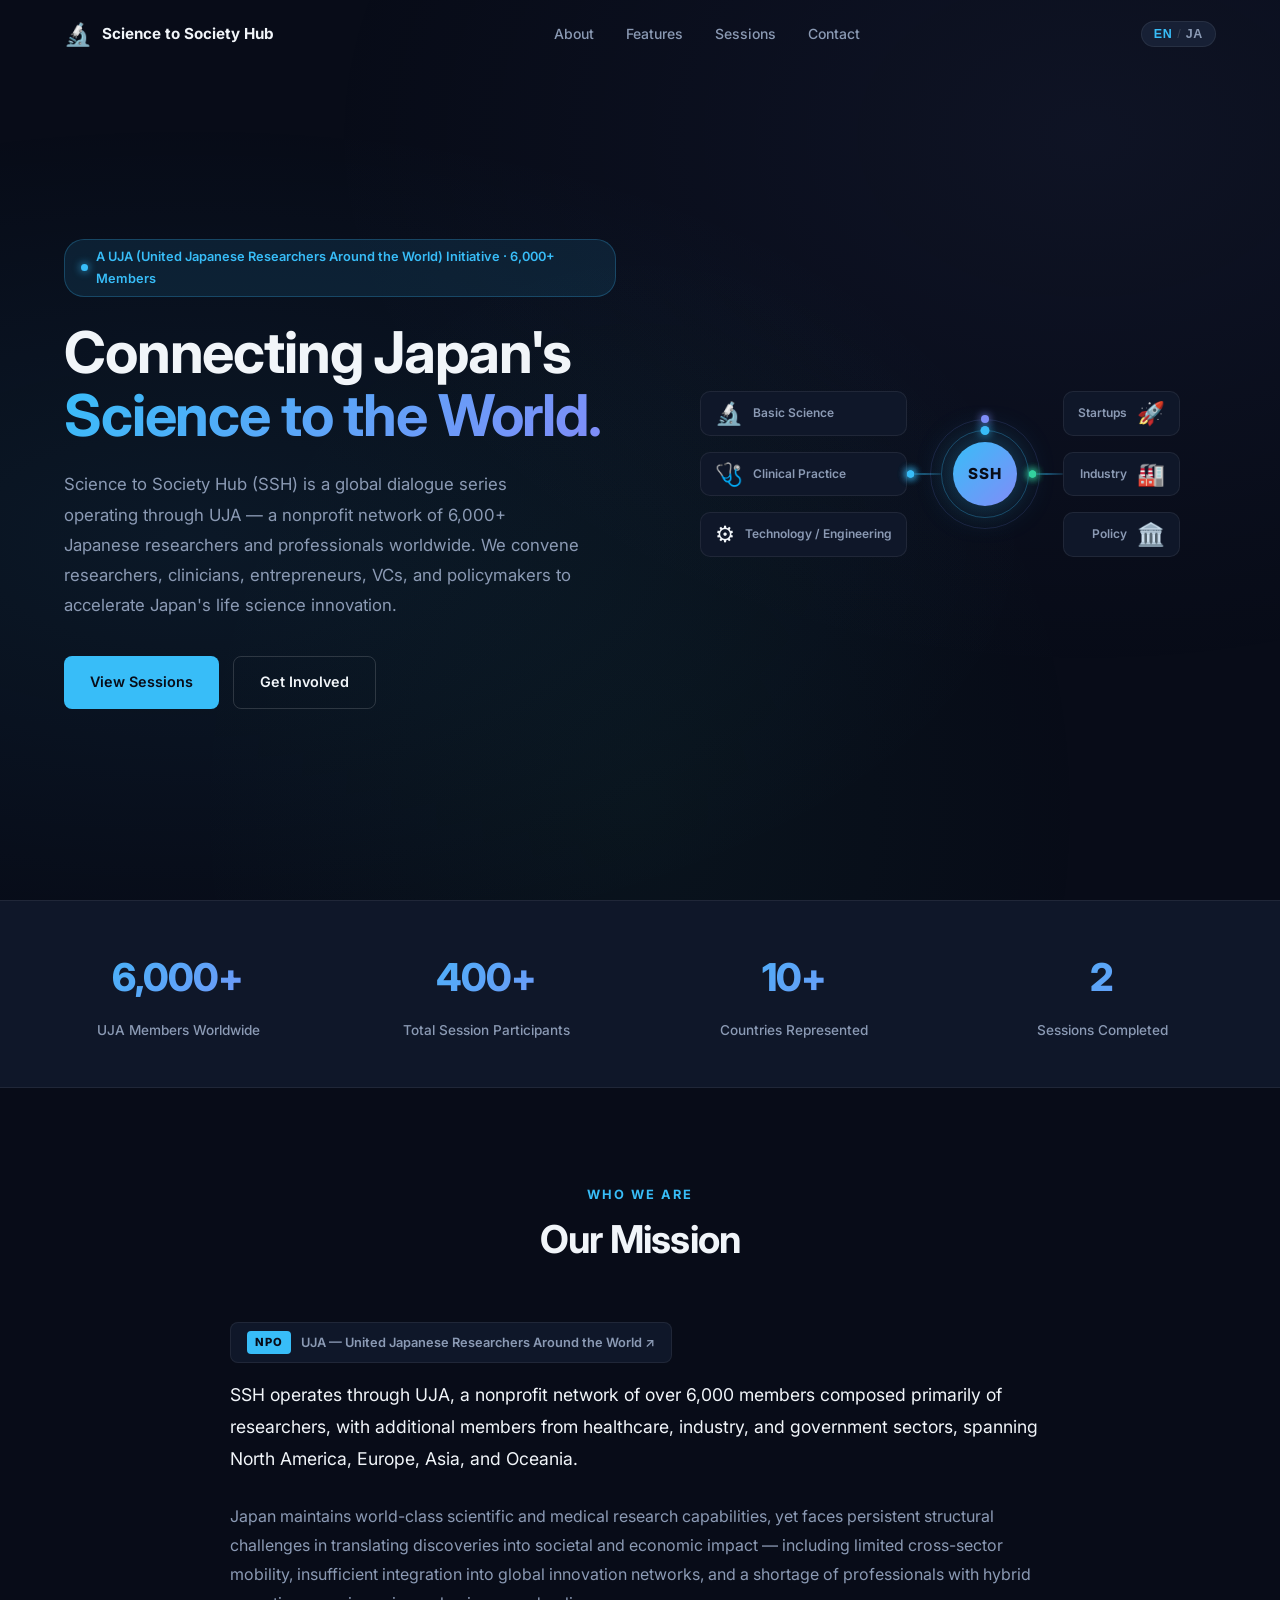
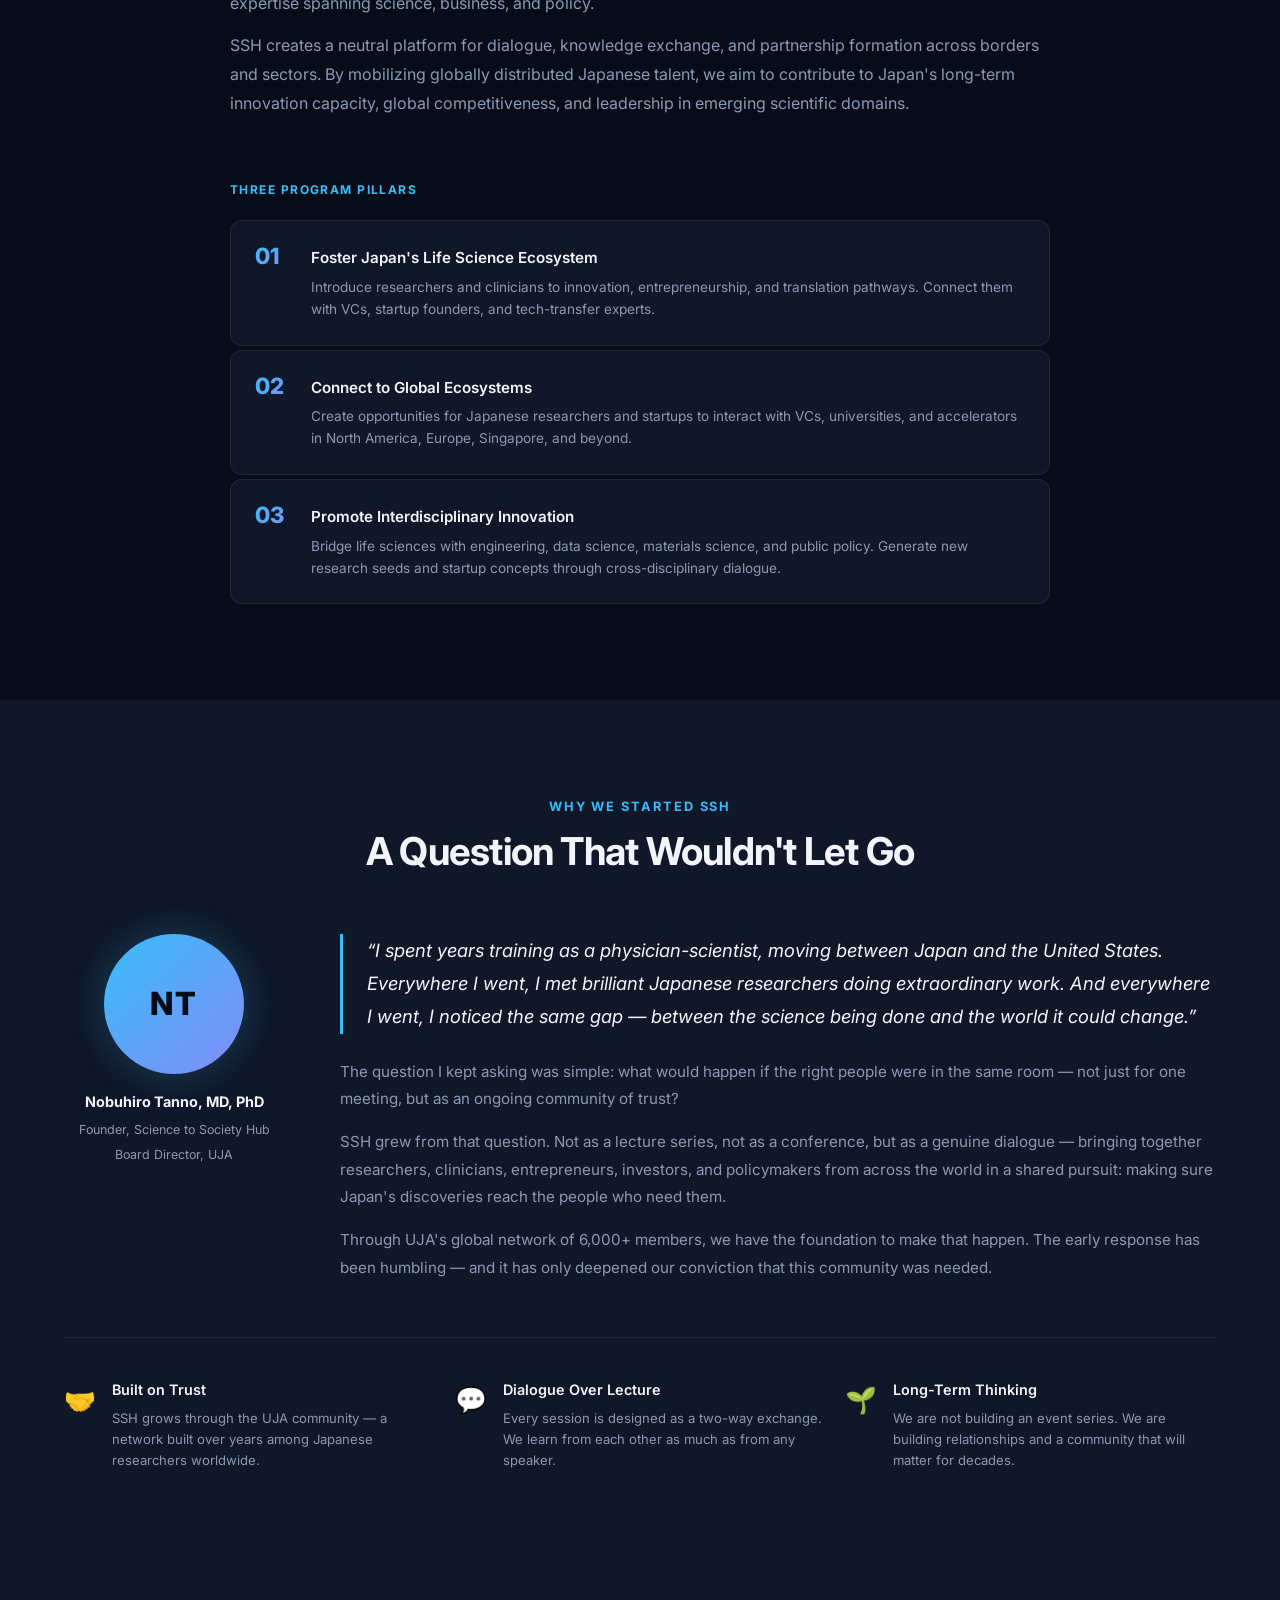
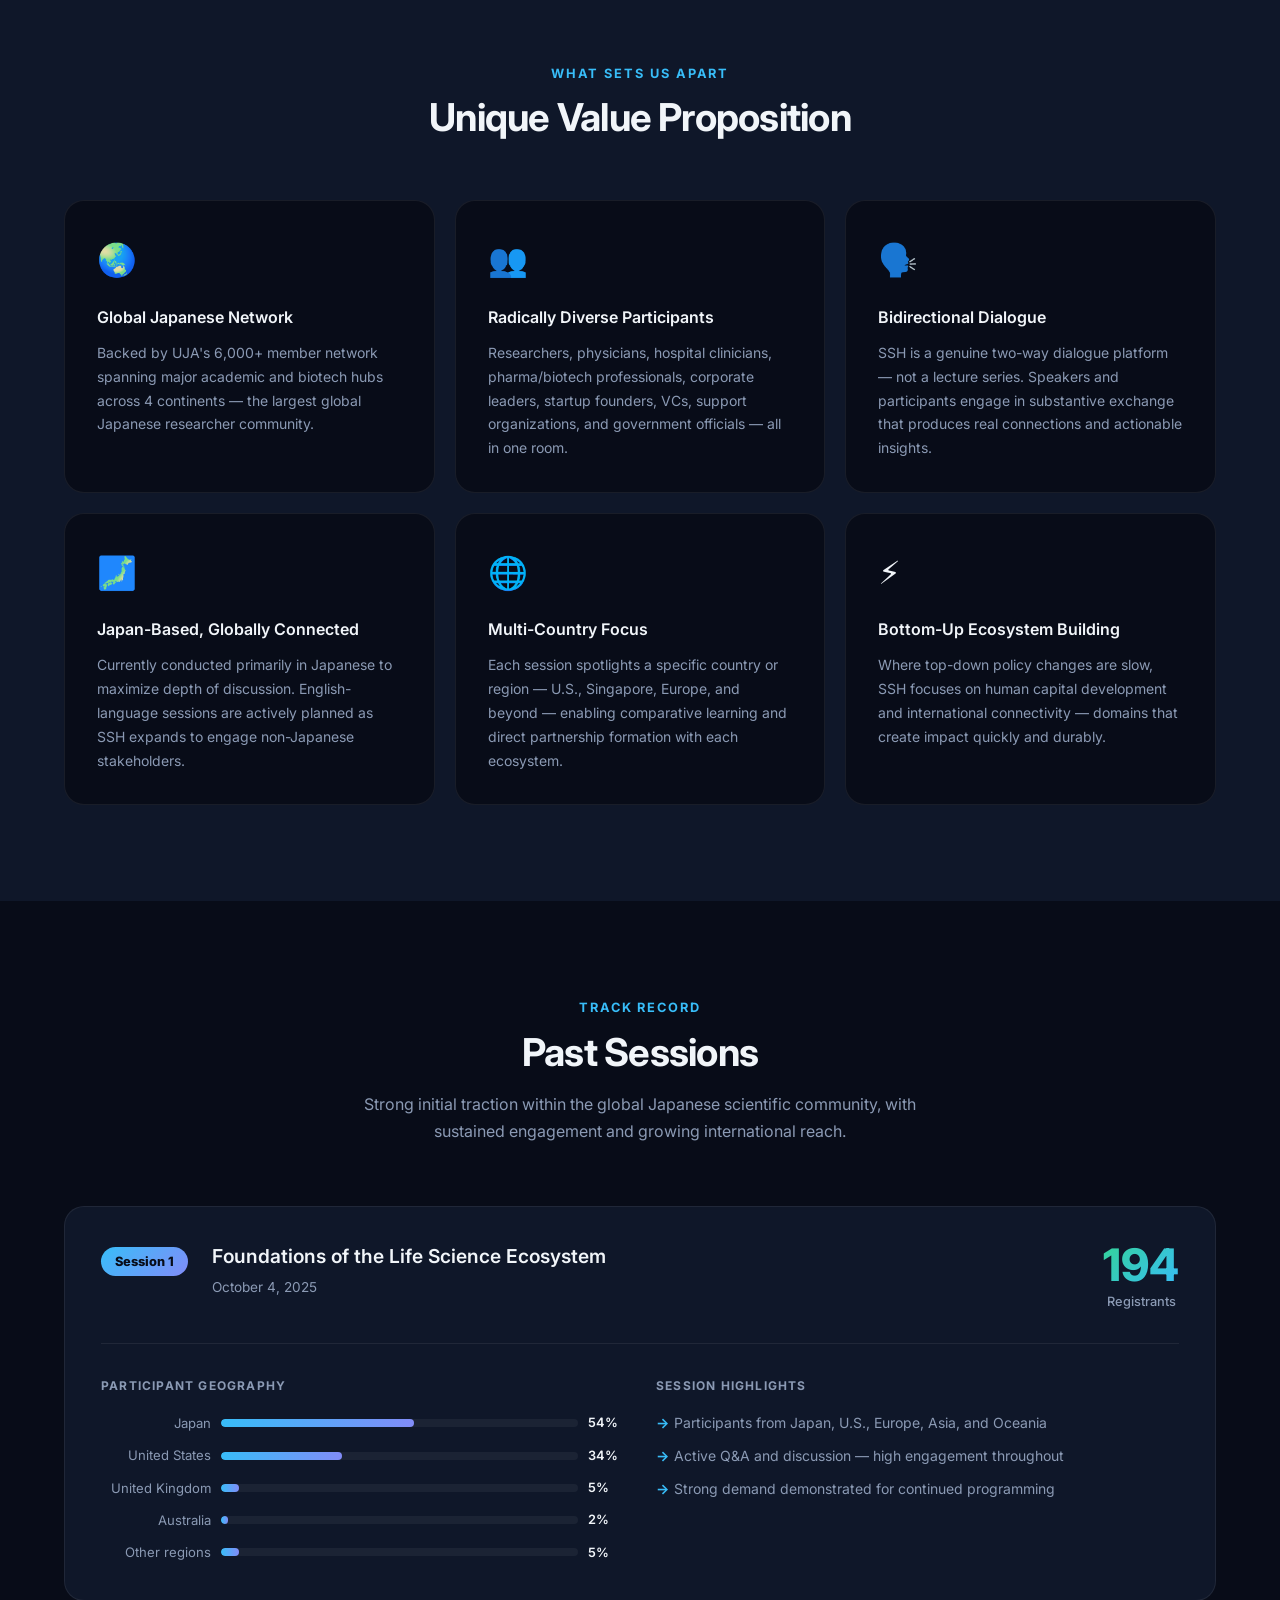
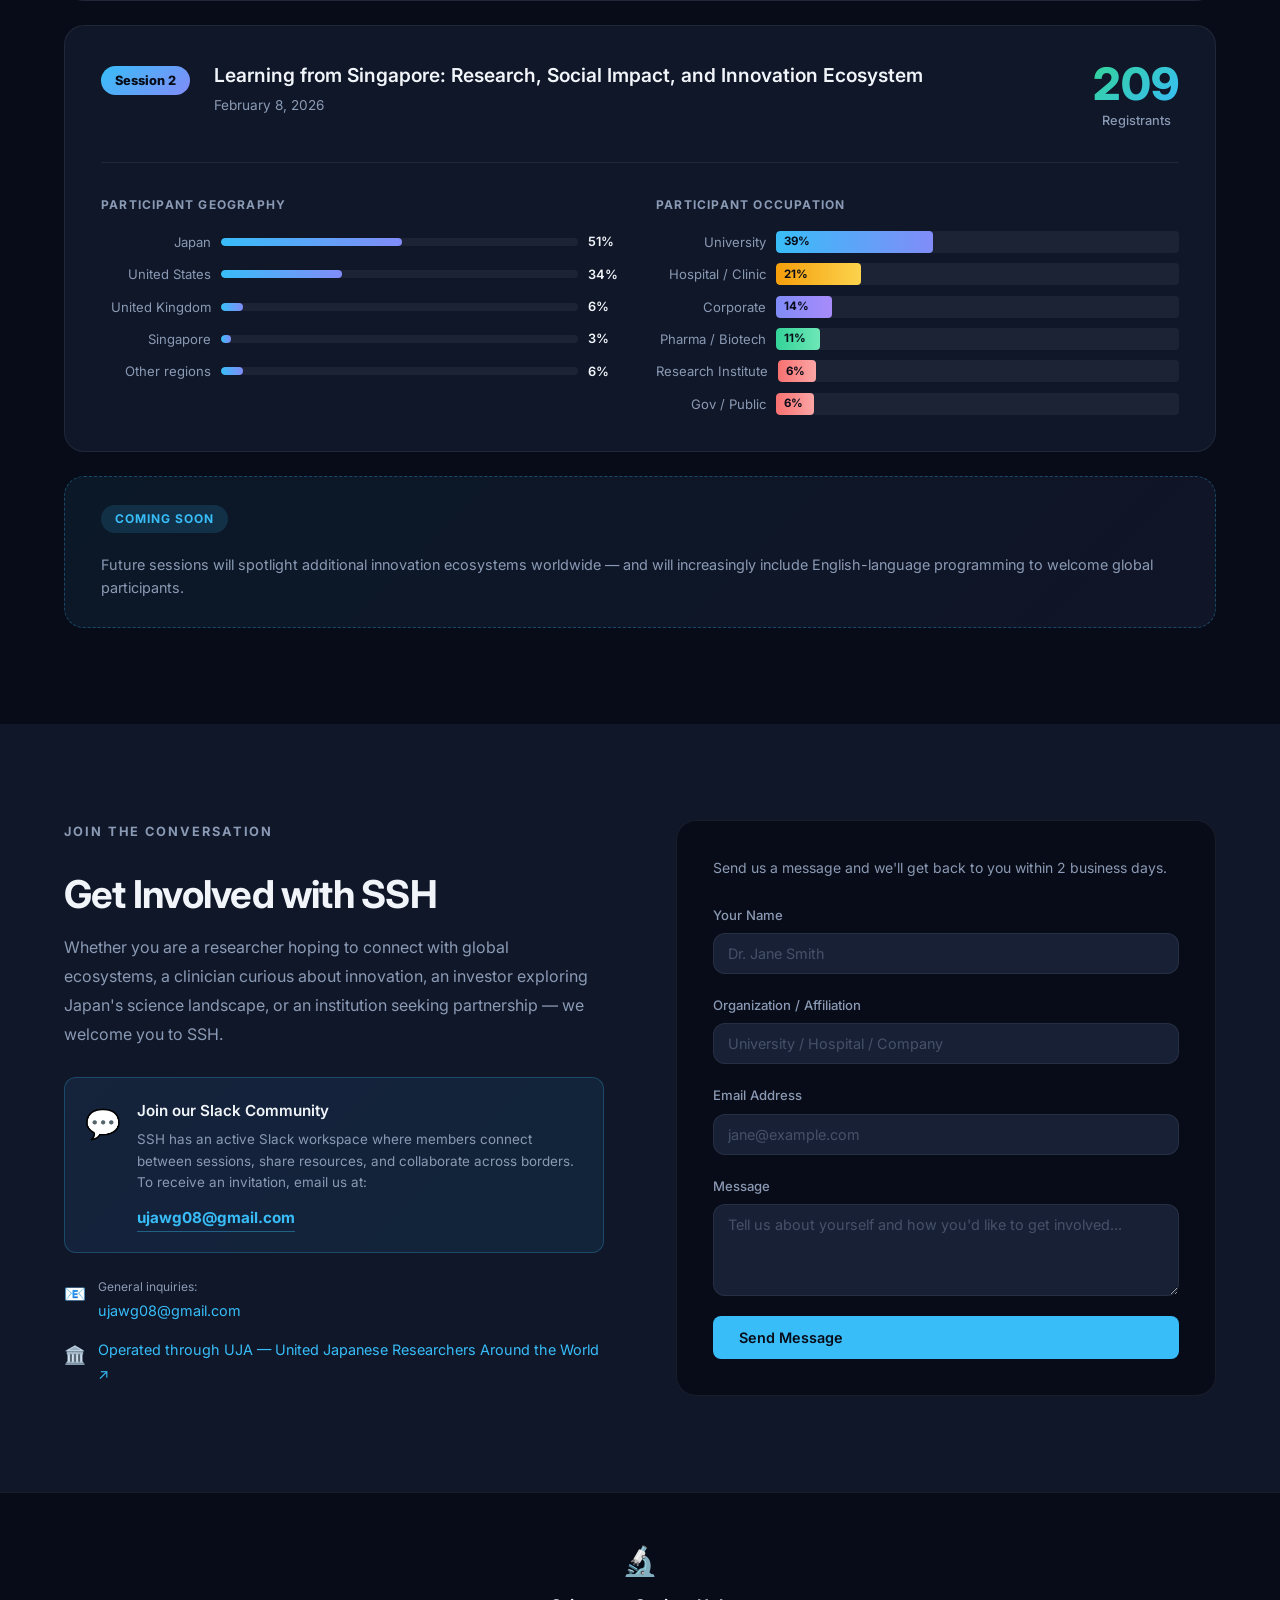
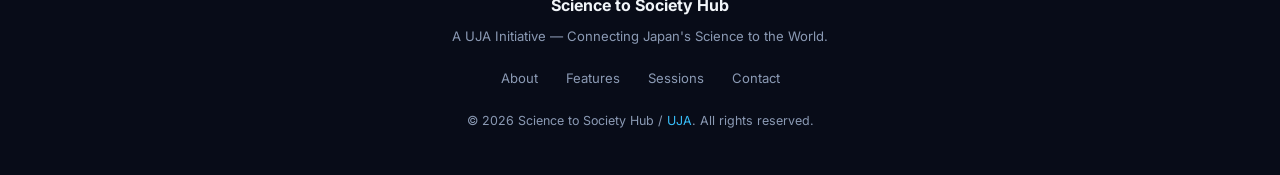
<file: index-version-b.html>
<!DOCTYPE html>
<html lang="en">
<head>
  <meta charset="UTF-8" />
  <meta name="viewport" content="width=device-width, initial-scale=1.0" />
  <title>Science to Society Hub</title>
  <meta name="description" content="A global initiative connecting Japan's life science researchers to the world's innovation ecosystems, operating through UJA's 6,000+ member network." />
  <link rel="stylesheet" href="css/style.css" />
  <link rel="preconnect" href="https://fonts.googleapis.com" />
  <link href="https://fonts.googleapis.com/css2?family=Inter:wght@300;400;500;600;700&family=Noto+Sans+JP:wght@300;400;500;700&display=swap" rel="stylesheet" />
</head>
<body>

  <!-- ===== NAVIGATION ===== -->
  <header class="site-header" id="site-header">
    <nav class="nav-container">
      <a href="#" class="logo">
        <span class="logo-icon">🔬</span>
        <span class="logo-text">Science to Society Hub</span>
      </a>

      <ul class="nav-links">
        <li><a href="#about"    data-en="About"    data-ja="概要">About</a></li>
        <li><a href="#features" data-en="Features" data-ja="特徴">Features</a></li>
        <li><a href="#sessions" data-en="Sessions" data-ja="開催実績">Sessions</a></li>
        <li><a href="#contact"  data-en="Contact"  data-ja="お問い合わせ">Contact</a></li>
      </ul>

      <div class="nav-actions">
        <button class="lang-toggle" id="lang-toggle" aria-label="Switch language">
          <span class="lang-label active" id="lang-en">EN</span>
          <span class="lang-separator">/</span>
          <span class="lang-label" id="lang-ja">JA</span>
        </button>
        <button class="hamburger" id="hamburger" aria-label="Open menu">
          <span></span><span></span><span></span>
        </button>
      </div>
    </nav>
    <div class="mobile-menu" id="mobile-menu">
      <ul>
        <li><a href="#about"    data-en="About"    data-ja="概要">About</a></li>
        <li><a href="#features" data-en="Features" data-ja="特徴">Features</a></li>
        <li><a href="#sessions" data-en="Sessions" data-ja="開催実績">Sessions</a></li>
        <li><a href="#contact"  data-en="Contact"  data-ja="お問い合わせ">Contact</a></li>
      </ul>
    </div>
  </header>

  <main>

    <!-- ===== HERO ===== -->
    <section class="hero" id="hero">
      <div class="hero-bg"></div>
      <div class="hero-content">
        <div class="hero-badge">
          <span class="badge-dot"></span>
          <a href="https://www.uja-info.org/about-english" target="_blank" rel="noopener" class="badge-link"
             data-en="A UJA (United Japanese Researchers Around the World) Initiative · 6,000+ Members"
             data-ja="UJA（海外日本人研究者ネットワーク）イニシアティブ · 6,000人以上のメンバー">
            A UJA (United Japanese Researchers Around the World) Initiative · 6,000+ Members
          </a>
        </div>
        <h1 class="hero-title">
          <span data-en="Connecting Japan's" data-ja="日本の科学を">Connecting Japan's</span><br />
          <span class="accent" data-en="Science to the World." data-ja="世界へ。">Science to the World.</span>
        </h1>
        <p class="hero-subtitle" data-en="Science to Society Hub (SSH) is a global dialogue series operating through UJA — a nonprofit network of 6,000+ Japanese researchers and professionals worldwide. We convene researchers, clinicians, entrepreneurs, VCs, and policymakers to accelerate Japan's life science innovation." data-ja="Science to Society Hub（SSH）は、世界中の日本人研究者・専門家6,000人以上が参加するNPO法人UJAが運営するグローバル対話シリーズです。研究者、医療従事者、起業家、VC、政策立案者を集め、日本のライフサイエンス・イノベーションを加速させます。">
          Science to Society Hub (SSH) is a global dialogue series operating through UJA — a nonprofit network of 6,000+ Japanese researchers and professionals worldwide. We convene researchers, clinicians, entrepreneurs, VCs, and policymakers to accelerate Japan's life science innovation.
        </p>
        <div class="hero-actions">
          <a href="#sessions" class="btn btn-primary"   data-en="View Sessions"   data-ja="開催実績を見る">View Sessions</a>
          <a href="#contact"  class="btn btn-secondary" data-en="Get Involved"    data-ja="参加する">Get Involved</a>
        </div>
      </div>
      <div class="hero-visual">
        <div class="bridge-visual">

          <!-- Left: Knowledge sources -->
          <div class="bridge-side bridge-left">
            <div class="bridge-node">
              <div class="bn-icon">🔬</div>
              <div class="bn-label" data-en="Basic Science" data-ja="基礎科学">Basic Science</div>
            </div>
            <div class="bridge-node">
              <div class="bn-icon">🩺</div>
              <div class="bn-label" data-en="Clinical Practice" data-ja="臨床実践">Clinical Practice</div>
            </div>
            <div class="bridge-node">
              <div class="bn-icon">⚙️</div>
              <div class="bn-label" data-en="Technology / Engineering" data-ja="技術・工学">Technology / Engineering</div>
            </div>
          </div>

          <!-- Connecting flow left -->
          <div class="bridge-flow bridge-flow-l">
            <div class="flow-track"></div>
            <div class="flow-dot fd1"></div>
            <div class="flow-dot fd2"></div>
            <div class="flow-dot fd3"></div>
          </div>

          <!-- Center hub -->
          <div class="bridge-hub-wrap">
            <div class="bh-ring bh-ring-1"></div>
            <div class="bh-ring bh-ring-2"></div>
            <div class="bridge-hub-core">SSH</div>
          </div>

          <!-- Connecting flow right -->
          <div class="bridge-flow bridge-flow-r">
            <div class="flow-track"></div>
            <div class="flow-dot fd1"></div>
            <div class="flow-dot fd2"></div>
            <div class="flow-dot fd3"></div>
          </div>

          <!-- Right: Society targets -->
          <div class="bridge-side bridge-right">
            <div class="bridge-node">
              <div class="bn-icon">🚀</div>
              <div class="bn-label" data-en="Startups" data-ja="スタートアップ">Startups</div>
            </div>
            <div class="bridge-node">
              <div class="bn-icon">🏭</div>
              <div class="bn-label" data-en="Industry" data-ja="産業">Industry</div>
            </div>
            <div class="bridge-node">
              <div class="bn-icon">🏛️</div>
              <div class="bn-label" data-en="Policy" data-ja="政策">Policy</div>
            </div>
          </div>

        </div>
      </div>
    </section>

    <!-- ===== STATS ===== -->
    <section class="stats-bar">
      <div class="stats-container">
        <div class="stat-item">
          <span class="stat-number">6,000+</span>
          <span class="stat-label" data-en="UJA Members Worldwide" data-ja="UJA世界会員数">UJA Members Worldwide</span>
        </div>
        <div class="stat-item">
          <span class="stat-number">400+</span>
          <span class="stat-label" data-en="Total Session Participants" data-ja="累計参加登録者数">Total Session Participants</span>
        </div>
        <div class="stat-item">
          <span class="stat-number">10+</span>
          <span class="stat-label" data-en="Countries Represented" data-ja="参加国数">Countries Represented</span>
        </div>
        <div class="stat-item">
          <span class="stat-number">2</span>
          <span class="stat-label" data-en="Sessions Completed" data-ja="開催済みセッション">Sessions Completed</span>
        </div>
      </div>
    </section>

    <!-- ===== ABOUT / MISSION ===== -->
    <section class="about" id="about">
      <div class="section-container">
        <div class="section-header fade-in">
          <p class="section-eyebrow" data-en="Who We Are" data-ja="私たちについて">Who We Are</p>
          <h2 class="section-title" data-en="Our Mission" data-ja="ミッション">Our Mission</h2>
        </div>

        <div class="about-grid">
          <div class="about-text fade-in">
            <div class="uja-context">
              <div class="uja-logo-block">
                <span class="uja-badge">NPO</span>
                <a href="https://www.uja-info.org/about-english" target="_blank" rel="noopener" class="uja-name uja-link">UJA — United Japanese Researchers Around the World ↗</a>
              </div>
              <p class="lead" data-en="SSH operates through UJA, a nonprofit network of over 6,000 members composed primarily of researchers, with additional members from healthcare, industry, and government sectors, spanning North America, Europe, Asia, and Oceania." data-ja="SSHは、研究者を中心に医療・産業・政府機関のメンバーも擁する6,000人以上のNPO法人UJAのネットワークを通じて運営されています。北米・欧州・アジア・オセアニアに広がるグローバルコミュニティです。">
                SSH operates through UJA, a nonprofit network of over 6,000 members composed primarily of researchers, with additional members from healthcare, industry, and government sectors, spanning North America, Europe, Asia, and Oceania.
              </p>
            </div>
            <p data-en="Japan maintains world-class scientific and medical research capabilities, yet faces persistent structural challenges in translating discoveries into societal and economic impact — including limited cross-sector mobility, insufficient integration into global innovation networks, and a shortage of professionals with hybrid expertise spanning science, business, and policy." data-ja="日本は世界トップレベルの科学・医療研究力を持ちながら、発見を社会的・経済的インパクトへと転換する構造的課題に直面しています。分野横断的な人材流動性の低さ、グローバルイノベーションネットワークへの参入不足、科学・ビジネス・政策にわたるハイブリッド人材の不足などが課題です。">
              Japan maintains world-class scientific and medical research capabilities, yet faces persistent structural challenges in translating discoveries into societal and economic impact — including limited cross-sector mobility, insufficient integration into global innovation networks, and a shortage of professionals with hybrid expertise spanning science, business, and policy.
            </p>
            <p data-en="SSH creates a neutral platform for dialogue, knowledge exchange, and partnership formation across borders and sectors. By mobilizing globally distributed Japanese talent, we aim to contribute to Japan's long-term innovation capacity, global competitiveness, and leadership in emerging scientific domains." data-ja="SSHはセクターを越え、国境を越えた対話・知識交換・パートナーシップ形成のためのニュートラルなプラットフォームを提供します。世界に分散する日本の優秀な人材を結集することで、日本の長期的なイノベーション力と新興科学分野でのリーダーシップに貢献します。">
              SSH creates a neutral platform for dialogue, knowledge exchange, and partnership formation across borders and sectors. By mobilizing globally distributed Japanese talent, we aim to contribute to Japan's long-term innovation capacity, global competitiveness, and leadership in emerging scientific domains.
            </p>
          </div>

          <div class="program-pillars fade-in">
            <h3 class="pillars-title" data-en="Three Program Pillars" data-ja="3つのプログラム柱">Three Program Pillars</h3>
            <div class="pillar-card">
              <div class="pillar-num">01</div>
              <div class="pillar-content">
                <h4 data-en="Foster Japan's Life Science Ecosystem" data-ja="日本のライフサイエンス・エコシステムの育成">Foster Japan's Life Science Ecosystem</h4>
                <p data-en="Introduce researchers and clinicians to innovation, entrepreneurship, and translation pathways. Connect them with VCs, startup founders, and tech-transfer experts." data-ja="研究者や臨床家にイノベーション・起業・トランスレーションの道筋を紹介し、VC・スタートアップ創業者・技術移転専門家と結ぶ。">Introduce researchers and clinicians to innovation, entrepreneurship, and translation pathways. Connect them with VCs, startup founders, and tech-transfer experts.</p>
              </div>
            </div>
            <div class="pillar-card">
              <div class="pillar-num">02</div>
              <div class="pillar-content">
                <h4 data-en="Connect to Global Ecosystems" data-ja="グローバル・エコシステムとの接続">Connect to Global Ecosystems</h4>
                <p data-en="Create opportunities for Japanese researchers and startups to interact with VCs, universities, and accelerators in North America, Europe, Singapore, and beyond." data-ja="北米・欧州・シンガポール等のVC・大学・アクセラレーターと日本の研究者やスタートアップが交流できる機会を創出する。">Create opportunities for Japanese researchers and startups to interact with VCs, universities, and accelerators in North America, Europe, Singapore, and beyond.</p>
              </div>
            </div>
            <div class="pillar-card">
              <div class="pillar-num">03</div>
              <div class="pillar-content">
                <h4 data-en="Promote Interdisciplinary Innovation" data-ja="学際的イノベーションの促進">Promote Interdisciplinary Innovation</h4>
                <p data-en="Bridge life sciences with engineering, data science, materials science, and public policy. Generate new research seeds and startup concepts through cross-disciplinary dialogue." data-ja="ライフサイエンスと工学・データサイエンス・材料科学・公共政策を結びつけ、学際的対話から新たな研究シーズやスタートアップ構想を生む。">Bridge life sciences with engineering, data science, materials science, and public policy. Generate new research seeds and startup concepts through cross-disciplinary dialogue.</p>
              </div>
            </div>
          </div>
        </div>
      </div>
    </section>

    <!-- ===== FOUNDER STORY (Version B) ===== -->
    <section class="founder-story" id="story">
      <div class="section-container">
        <div class="section-header fade-in">
          <p class="section-eyebrow" data-en="Why We Started SSH" data-ja="SSHを始めた理由">Why We Started SSH</p>
          <h2 class="section-title" data-en="A Question That Wouldn't Let Go" data-ja="ずっと離れなかった問い">A Question That Wouldn't Let Go</h2>
        </div>

        <div class="founder-layout fade-in">
          <div class="founder-portrait">
            <div class="portrait-placeholder">
              <span class="portrait-initial">NT</span>
            </div>
            <div class="founder-credit">
              <strong>Nobuhiro Tanno, MD, PhD</strong>
              <span data-en="Founder, Science to Society Hub" data-ja="Science to Society Hub 創設者">Founder, Science to Society Hub</span>
              <span data-en="Board Director, UJA" data-ja="UJA 理事">Board Director, UJA</span>
            </div>
          </div>

          <div class="founder-text">
            <blockquote class="founder-quote" data-en="&ldquo;I spent years training as a physician-scientist, moving between Japan and the United States. Everywhere I went, I met brilliant Japanese researchers doing extraordinary work. And everywhere I went, I noticed the same gap — between the science being done and the world it could change.&rdquo;" data-ja="「医師・研究者として日本と米国の間を移動しながら、何年も過ごしてきました。どこへ行っても、素晴らしい研究をしている日本人研究者に出会いました。そしてどこへ行っても、同じギャップに気づかされました。——科学として行われていることと、それが変えられる世界との間のギャップです。」">
              &ldquo;I spent years training as a physician-scientist, moving between Japan and the United States. Everywhere I went, I met brilliant Japanese researchers doing extraordinary work. And everywhere I went, I noticed the same gap — between the science being done and the world it could change.&rdquo;
            </blockquote>

            <p data-en="The question I kept asking was simple: what would happen if the right people were in the same room — not just for one meeting, but as an ongoing community of trust?" data-ja="私がずっと問い続けてきた問いはシンプルです。もし適切な人たちが同じ部屋にいたら何が起きるか——一度きりの会合としてではなく、継続的な信頼のコミュニティとして。">
              The question I kept asking was simple: what would happen if the right people were in the same room — not just for one meeting, but as an ongoing community of trust?
            </p>
            <p data-en="SSH grew from that question. Not as a lecture series, not as a conference, but as a genuine dialogue — bringing together researchers, clinicians, entrepreneurs, investors, and policymakers from across the world in a shared pursuit: making sure Japan's discoveries reach the people who need them." data-ja="SSHはその問いから生まれました。講演シリーズでも、カンファレンスでもなく、真の対話として——研究者、臨床家、起業家、投資家、政策立案者を世界中から集め、日本の発見を必要とする人々に届けるという共通の追求のために。">
              SSH grew from that question. Not as a lecture series, not as a conference, but as a genuine dialogue — bringing together researchers, clinicians, entrepreneurs, investors, and policymakers from across the world in a shared pursuit: making sure Japan's discoveries reach the people who need them.
            </p>
            <p data-en="Through UJA's global network of 6,000+ members, we have the foundation to make that happen. The early response has been humbling — and it has only deepened our conviction that this community was needed." data-ja="UJAの6,000人以上が参加するグローバルネットワークを通じて、私たちにはそれを実現する基盤があります。初期の反応は私たちを謙虚にさせてくれるものでした——そして、このコミュニティが必要とされていたという確信をさらに深めました。">
              Through UJA's global network of 6,000+ members, we have the foundation to make that happen. The early response has been humbling — and it has only deepened our conviction that this community was needed.
            </p>
          </div>
        </div>

        <div class="story-values fade-in">
          <div class="sv-item">
            <div class="sv-icon">🤝</div>
            <div>
              <h4 data-en="Built on Trust" data-ja="信頼の上に">Built on Trust</h4>
              <p data-en="SSH grows through the UJA community — a network built over years among Japanese researchers worldwide." data-ja="SSHはUJAコミュニティを通じて成長します——世界中の日本人研究者が長年かけて築いたネットワークです。">SSH grows through the UJA community — a network built over years among Japanese researchers worldwide.</p>
            </div>
          </div>
          <div class="sv-item">
            <div class="sv-icon">💬</div>
            <div>
              <h4 data-en="Dialogue Over Lecture" data-ja="講義より対話">Dialogue Over Lecture</h4>
              <p data-en="Every session is designed as a two-way exchange. We learn from each other as much as from any speaker." data-ja="すべてのセッションは双方向の対話として設計されています。私たちはスピーカーからと同じくらい、互いから学びます。">Every session is designed as a two-way exchange. We learn from each other as much as from any speaker.</p>
            </div>
          </div>
          <div class="sv-item">
            <div class="sv-icon">🌱</div>
            <div>
              <h4 data-en="Long-Term Thinking" data-ja="長期的な視点">Long-Term Thinking</h4>
              <p data-en="We are not building an event series. We are building relationships and a community that will matter for decades." data-ja="私たちはイベントシリーズを作っているのではありません。数十年にわたって意味を持つ関係とコミュニティを育てています。">We are not building an event series. We are building relationships and a community that will matter for decades.</p>
            </div>
          </div>
        </div>

      </div>
    </section>

    <!-- ===== FEATURES ===== -->
    <section class="features" id="features">
      <div class="section-container">
        <div class="section-header fade-in">
          <p class="section-eyebrow" data-en="What Sets Us Apart" data-ja="SSHの特徴">What Sets Us Apart</p>
          <h2 class="section-title" data-en="Unique Value Proposition" data-ja="独自の価値">Unique Value Proposition</h2>
        </div>
        <div class="features-grid">
          <div class="feature-card fade-in">
            <div class="feature-icon">🌏</div>
            <h3 data-en="Global Japanese Network" data-ja="グローバル日本人ネットワーク">Global Japanese Network</h3>
            <p data-en="Backed by UJA's 6,000+ member network spanning major academic and biotech hubs across 4 continents — the largest global Japanese researcher community." data-ja="4大陸の主要な学術・バイオテクハブをカバーするUJA 6,000人超の会員ネットワーク。世界最大の日本人研究者コミュニティが基盤です。">Backed by UJA's 6,000+ member network spanning major academic and biotech hubs across 4 continents — the largest global Japanese researcher community.</p>
          </div>
          <div class="feature-card fade-in">
            <div class="feature-icon">👥</div>
            <h3 data-en="Radically Diverse Participants" data-ja="多様なステークホルダー">Radically Diverse Participants</h3>
            <p data-en="Researchers, physicians, hospital clinicians, pharma/biotech professionals, corporate leaders, startup founders, VCs, support organizations, and government officials — all in one room." data-ja="研究者・医師・臨床家・製薬/バイオ企業・スタートアップ創業者・VC・支援機関・行政・政府機関など、多様な職種が一堂に会します。">Researchers, physicians, hospital clinicians, pharma/biotech professionals, corporate leaders, startup founders, VCs, support organizations, and government officials — all in one room.</p>
          </div>
          <div class="feature-card fade-in">
            <div class="feature-icon">🗣️</div>
            <h3 data-en="Bidirectional Dialogue" data-ja="双方向対話プラットフォーム">Bidirectional Dialogue</h3>
            <p data-en="SSH is a genuine two-way dialogue platform — not a lecture series. Speakers and participants engage in substantive exchange that produces real connections and actionable insights." data-ja="SSHは一方通行の講演ではなく、真の双方向対話プラットフォームです。スピーカーと参加者が実質的な交流を通じて、リアルなつながりと実行可能な示唆を生み出します。">SSH is a genuine two-way dialogue platform — not a lecture series. Speakers and participants engage in substantive exchange that produces real connections and actionable insights.</p>
          </div>
          <div class="feature-card fade-in">
            <div class="feature-icon">🗾</div>
            <h3 data-en="Japan-Based, Globally Connected" data-ja="日本発、グローバル展開">Japan-Based, Globally Connected</h3>
            <p data-en="Currently conducted primarily in Japanese to maximize depth of discussion. English-language sessions are actively planned as SSH expands to engage non-Japanese stakeholders." data-ja="現在は議論の深さを最大化するため主に日本語で実施。SSHの国際展開に伴い、英語セッションも積極的に企画しています。">Currently conducted primarily in Japanese to maximize depth of discussion. English-language sessions are actively planned as SSH expands to engage non-Japanese stakeholders.</p>
          </div>
          <div class="feature-card fade-in">
            <div class="feature-icon">🌐</div>
            <h3 data-en="Multi-Country Focus" data-ja="多国間フォーカス">Multi-Country Focus</h3>
            <p data-en="Each session spotlights a specific country or region — U.S., Singapore, Europe, and beyond — enabling comparative learning and direct partnership formation with each ecosystem." data-ja="各セッションでは米国・シンガポール・欧州など特定の国・地域に焦点を当て、比較学習と各エコシステムとの直接的なパートナーシップ形成を可能にします。">Each session spotlights a specific country or region — U.S., Singapore, Europe, and beyond — enabling comparative learning and direct partnership formation with each ecosystem.</p>
          </div>
          <div class="feature-card fade-in">
            <div class="feature-icon">⚡</div>
            <h3 data-en="Bottom-Up Ecosystem Building" data-ja="ボトムアップのエコシステム形成">Bottom-Up Ecosystem Building</h3>
            <p data-en="Where top-down policy changes are slow, SSH focuses on human capital development and international connectivity — domains that create impact quickly and durably." data-ja="トップダウンの政策変更が遅い中、SSHは人材育成と国際的な連結性に集中。素早く持続的なインパクトを生み出せる領域で動きます。">Where top-down policy changes are slow, SSH focuses on human capital development and international connectivity — domains that create impact quickly and durably.</p>
          </div>
        </div>
      </div>
    </section>

    <!-- ===== SESSIONS ===== -->
    <section class="sessions" id="sessions">
      <div class="section-container">
        <div class="section-header fade-in">
          <p class="section-eyebrow" data-en="Track Record" data-ja="開催実績">Track Record</p>
          <h2 class="section-title" data-en="Past Sessions" data-ja="これまでのセッション">Past Sessions</h2>
          <p class="section-subtitle" data-en="Strong initial traction within the global Japanese scientific community, with sustained engagement and growing international reach." data-ja="グローバルな日本人科学者コミュニティで強い反響を呼び、継続的なエンゲージメントと国際的広がりを実現しています。">Strong initial traction within the global Japanese scientific community, with sustained engagement and growing international reach.</p>
        </div>

        <!-- Session 1 -->
        <div class="session-block fade-in">
          <div class="session-header">
            <div class="session-number">Session 1</div>
            <div class="session-meta">
              <h3 data-en="Foundations of the Life Science Ecosystem" data-ja="ライフサイエンス・エコシステム基礎講座">Foundations of the Life Science Ecosystem</h3>
              <p class="session-date">
                <span data-en="October 4, 2025" data-ja="2025年10月4日">October 4, 2025</span>
              </p>
            </div>
            <div class="session-reg">
              <span class="reg-number">194</span>
              <span class="reg-label" data-en="Registrants" data-ja="登録者">Registrants</span>
            </div>
          </div>
          <div class="session-body">
            <div class="geo-chart">
              <h4 class="chart-title" data-en="Participant Geography" data-ja="参加者の国・地域分布">Participant Geography</h4>
              <div class="geo-bars">
                <div class="geo-row">
                  <span class="geo-country" data-en="Japan" data-ja="日本">Japan</span>
                  <div class="geo-bar-wrap"><div class="geo-bar" style="width:54%"></div></div>
                  <span class="geo-pct">54%</span>
                </div>
                <div class="geo-row">
                  <span class="geo-country" data-en="United States" data-ja="米国">United States</span>
                  <div class="geo-bar-wrap"><div class="geo-bar" style="width:34%"></div></div>
                  <span class="geo-pct">34%</span>
                </div>
                <div class="geo-row">
                  <span class="geo-country" data-en="United Kingdom" data-ja="英国">United Kingdom</span>
                  <div class="geo-bar-wrap"><div class="geo-bar" style="width:5%"></div></div>
                  <span class="geo-pct">5%</span>
                </div>
                <div class="geo-row">
                  <span class="geo-country" data-en="Australia" data-ja="オーストラリア">Australia</span>
                  <div class="geo-bar-wrap"><div class="geo-bar" style="width:2%"></div></div>
                  <span class="geo-pct">2%</span>
                </div>
                <div class="geo-row">
                  <span class="geo-country" data-en="Other regions" data-ja="その他">Other regions</span>
                  <div class="geo-bar-wrap"><div class="geo-bar" style="width:5%"></div></div>
                  <span class="geo-pct">5%</span>
                </div>
              </div>
            </div>
            <div class="session-highlights">
              <h4 class="chart-title" data-en="Session Highlights" data-ja="セッションのハイライト">Session Highlights</h4>
              <ul class="highlight-list">
                <li data-en="Participants from Japan, U.S., Europe, Asia, and Oceania" data-ja="日本・米国・欧州・アジア・オセアニアから参加">Participants from Japan, U.S., Europe, Asia, and Oceania</li>
                <li data-en="Active Q&A and discussion — high engagement throughout" data-ja="活発なQ&Aとディスカッション — 高いエンゲージメントを維持">Active Q&amp;A and discussion — high engagement throughout</li>
                <li data-en="Strong demand demonstrated for continued programming" data-ja="継続プログラムへの強い需要を確認">Strong demand demonstrated for continued programming</li>
              </ul>
            </div>
          </div>
        </div>

        <!-- Session 2 -->
        <div class="session-block fade-in">
          <div class="session-header">
            <div class="session-number">Session 2</div>
            <div class="session-meta">
              <h3 data-en="Learning from Singapore: Research, Social Impact, and Innovation Ecosystem" data-ja="シンガポールから学ぶ：研究・社会的インパクト・イノベーション・エコシステム">Learning from Singapore: Research, Social Impact, and Innovation Ecosystem</h3>
              <p class="session-date">
                <span data-en="February 8, 2026" data-ja="2026年2月8日">February 8, 2026</span>
              </p>
            </div>
            <div class="session-reg">
              <span class="reg-number">209</span>
              <span class="reg-label" data-en="Registrants" data-ja="登録者">Registrants</span>
            </div>
          </div>
          <div class="session-body">
            <div class="geo-chart">
              <h4 class="chart-title" data-en="Participant Geography" data-ja="参加者の国・地域分布">Participant Geography</h4>
              <div class="geo-bars">
                <div class="geo-row">
                  <span class="geo-country" data-en="Japan" data-ja="日本">Japan</span>
                  <div class="geo-bar-wrap"><div class="geo-bar" style="width:50.7%"></div></div>
                  <span class="geo-pct">51%</span>
                </div>
                <div class="geo-row">
                  <span class="geo-country" data-en="United States" data-ja="米国">United States</span>
                  <div class="geo-bar-wrap"><div class="geo-bar" style="width:34%"></div></div>
                  <span class="geo-pct">34%</span>
                </div>
                <div class="geo-row">
                  <span class="geo-country" data-en="United Kingdom" data-ja="英国">United Kingdom</span>
                  <div class="geo-bar-wrap"><div class="geo-bar" style="width:6.2%"></div></div>
                  <span class="geo-pct">6%</span>
                </div>
                <div class="geo-row">
                  <span class="geo-country" data-en="Singapore" data-ja="シンガポール">Singapore</span>
                  <div class="geo-bar-wrap"><div class="geo-bar" style="width:2.9%"></div></div>
                  <span class="geo-pct">3%</span>
                </div>
                <div class="geo-row">
                  <span class="geo-country" data-en="Other regions" data-ja="その他">Other regions</span>
                  <div class="geo-bar-wrap"><div class="geo-bar" style="width:6.1%"></div></div>
                  <span class="geo-pct">6%</span>
                </div>
              </div>
            </div>
            <div class="occ-chart">
              <h4 class="chart-title" data-en="Participant Occupation" data-ja="参加者の職種分布">Participant Occupation</h4>
              <div class="occ-bars">
                <div class="occ-row">
                  <span class="occ-label" data-en="University" data-ja="大学">University</span>
                  <div class="occ-bar-wrap"><div class="occ-bar" style="width:39%"><span>39%</span></div></div>
                </div>
                <div class="occ-row">
                  <span class="occ-label" data-en="Hospital / Clinic" data-ja="病院・クリニック">Hospital / Clinic</span>
                  <div class="occ-bar-wrap"><div class="occ-bar occ-b2" style="width:21%"><span>21%</span></div></div>
                </div>
                <div class="occ-row">
                  <span class="occ-label" data-en="Corporate" data-ja="企業">Corporate</span>
                  <div class="occ-bar-wrap"><div class="occ-bar occ-b3" style="width:14%"><span>14%</span></div></div>
                </div>
                <div class="occ-row">
                  <span class="occ-label" data-en="Pharma / Biotech" data-ja="製薬・バイオテク">Pharma / Biotech</span>
                  <div class="occ-bar-wrap"><div class="occ-bar occ-b4" style="width:11%"><span>11%</span></div></div>
                </div>
                <div class="occ-row">
                  <span class="occ-label" data-en="Research Institute" data-ja="研究所">Research Institute</span>
                  <div class="occ-bar-wrap"><div class="occ-bar occ-b5" style="width:6%"><span>6%</span></div></div>
                </div>
                <div class="occ-row">
                  <span class="occ-label" data-en="Gov / Public" data-ja="行政・公的機関">Gov / Public</span>
                  <div class="occ-bar-wrap"><div class="occ-bar occ-b5" style="width:6%"><span>6%</span></div></div>
                </div>
              </div>
            </div>
          </div>
        </div>

        <!-- Coming up -->
        <div class="upcoming-teaser fade-in">
          <div class="teaser-inner">
            <span class="teaser-tag" data-en="Coming Soon" data-ja="次回予告">Coming Soon</span>
            <p data-en="Future sessions will spotlight additional innovation ecosystems worldwide — and will increasingly include English-language programming to welcome global participants." data-ja="今後のセッションでは世界各地のイノベーション・エコシステムを特集し、グローバルな参加者を迎えるための英語プログラムも拡充していきます。">Future sessions will spotlight additional innovation ecosystems worldwide — and will increasingly include English-language programming to welcome global participants.</p>
          </div>
        </div>
      </div>
    </section>

    <!-- ===== CONTACT ===== -->
    <section class="contact" id="contact">
      <div class="section-container">
        <div class="contact-inner">
          <div class="contact-info fade-in">
            <p class="section-eyebrow" data-en="Join the Conversation" data-ja="参加・お問い合わせ">Join the Conversation</p>
            <h2 class="section-title" data-en="Get Involved with SSH" data-ja="SSHに参加しよう">Get Involved with SSH</h2>
            <p data-en="Whether you are a researcher hoping to connect with global ecosystems, a clinician curious about innovation, an investor exploring Japan's science landscape, or an institution seeking partnership — we welcome you to SSH." data-ja="グローバルなエコシステムとつながりたい研究者、イノベーションに関心を持つ臨床家、日本の科学を探求する投資家、パートナーシップを模索する機関など — どなたでもSSHへの参加を歓迎します。">
              Whether you are a researcher hoping to connect with global ecosystems, a clinician curious about innovation, an investor exploring Japan's science landscape, or an institution seeking partnership — we welcome you to SSH.
            </p>

            <div class="slack-cta fade-in">
              <div class="slack-icon">💬</div>
              <div class="slack-text">
                <h4 data-en="Join our Slack Community" data-ja="Slackコミュニティに参加する">Join our Slack Community</h4>
                <p data-en="SSH has an active Slack workspace where members connect between sessions, share resources, and collaborate across borders. To receive an invitation, email us at:" data-ja="SSHではセッション間でもメンバーがつながり、情報共有・国際的コラボレーションができるSlackワークスペースを運営しています。参加ご希望の方はメールでご連絡ください：">
                  SSH has an active Slack workspace where members connect between sessions, share resources, and collaborate across borders. To receive an invitation, email us at:
                </p>
                <a href="mailto:ujawg08@gmail.com" class="slack-email">ujawg08@gmail.com</a>
              </div>
            </div>

            <div class="contact-details">
              <div class="contact-item">
                <span class="contact-icon">📧</span>
                <div>
                  <span data-en="General inquiries:" data-ja="一般お問い合わせ：">General inquiries:</span>
                  <a href="mailto:ujawg08@gmail.com">ujawg08@gmail.com</a>
                </div>
              </div>
              <div class="contact-item">
                <span class="contact-icon">🏛️</span>
                <a href="https://www.uja-info.org/about-english" target="_blank" rel="noopener"
                   data-en="Operated through UJA — United Japanese Researchers Around the World ↗"
                   data-ja="UJA（海外日本人研究者ネットワーク）を通じて運営 ↗">
                  Operated through UJA — United Japanese Researchers Around the World ↗
                </a>
              </div>
            </div>
          </div>

          <form class="contact-form fade-in" id="contact-form" novalidate>
            <div class="form-intro">
              <p data-en="Send us a message and we'll get back to you within 2 business days." data-ja="メッセージをお送りください。2営業日以内にご返信いたします。">Send us a message and we'll get back to you within 2 business days.</p>
            </div>
            <div class="form-group">
              <label for="name" data-en="Your Name" data-ja="お名前">Your Name</label>
              <input type="text" id="name" name="name" required
                data-placeholder-en="Dr. Jane Smith" data-placeholder-ja="山田 太郎"
                placeholder="Dr. Jane Smith" />
            </div>
            <div class="form-group">
              <label for="org" data-en="Organization / Affiliation" data-ja="所属機関">Organization / Affiliation</label>
              <input type="text" id="org" name="org"
                data-placeholder-en="University / Hospital / Company" data-placeholder-ja="大学 / 病院 / 企業など"
                placeholder="University / Hospital / Company" />
            </div>
            <div class="form-group">
              <label for="email" data-en="Email Address" data-ja="メールアドレス">Email Address</label>
              <input type="email" id="email" name="email" required
                data-placeholder-en="jane@example.com" data-placeholder-ja="taro@example.com"
                placeholder="jane@example.com" />
            </div>
            <div class="form-group">
              <label for="message" data-en="Message" data-ja="メッセージ">Message</label>
              <textarea id="message" name="message" rows="4" required
                data-placeholder-en="Tell us about yourself and how you'd like to get involved..."
                data-placeholder-ja="自己紹介と、どのようにSSHに関わりたいかをお聞かせください..."
                placeholder="Tell us about yourself and how you'd like to get involved..."></textarea>
            </div>
            <button type="submit" class="btn btn-primary" data-en="Send Message" data-ja="送信する">Send Message</button>
          </form>
        </div>
      </div>
    </section>

  </main>

  <!-- ===== FOOTER ===== -->
  <footer class="site-footer">
    <div class="footer-container">
      <div class="footer-brand">
        <span class="logo-icon">🔬</span>
        <span class="logo-text">Science to Society Hub</span>
        <p data-en="A UJA Initiative — Connecting Japan's Science to the World." data-ja="UJAイニシアティブ — 日本の科学を世界へ。">A UJA Initiative — Connecting Japan's Science to the World.</p>
      </div>
      <nav class="footer-nav">
        <a href="#about"    data-en="About"    data-ja="概要">About</a>
        <a href="#features" data-en="Features" data-ja="特徴">Features</a>
        <a href="#sessions" data-en="Sessions" data-ja="開催実績">Sessions</a>
        <a href="#contact"  data-en="Contact"  data-ja="お問い合わせ">Contact</a>
      </nav>
      <p class="footer-copy">
        &copy; <span id="year"></span> Science to Society Hub /
        <a href="https://www.uja-info.org/about-english" target="_blank" rel="noopener" style="color:var(--color-accent);text-decoration:none;">UJA</a>.
        <span data-en="All rights reserved." data-ja="All rights reserved.">All rights reserved.</span>
      </p>
    </div>
  </footer>

  <script src="js/main.js"></script>
</body>
</html>
</file>
<file: css/style.css>
/* ============================================================
   Science to Society Hub — Main Stylesheet
   ============================================================ */

/* ---------- CSS Variables ---------- */
:root {
  --color-bg:        #080c18;
  --color-surface:   #0f1729;
  --color-surface-2: #172035;
  --color-accent:    #38bdf8;
  --color-accent-2:  #818cf8;
  --color-accent-3:  #34d399;
  --color-text:      #f1f5f9;
  --color-text-muted:#8b9ab4;
  --color-border:    rgba(255, 255, 255, 0.07);

  --font-sans: 'Inter', 'Noto Sans JP', system-ui, sans-serif;
  --radius:    12px;
  --radius-lg: 20px;
  --transition: 0.25s ease;
  --max-width: 1200px;
  --nav-height: 68px;
}

/* ---------- Reset ---------- */
*, *::before, *::after { box-sizing: border-box; margin: 0; padding: 0; }
html { scroll-behavior: smooth; scroll-padding-top: var(--nav-height); }
body {
  font-family: var(--font-sans);
  background-color: var(--color-bg);
  color: var(--color-text);
  line-height: 1.7;
  -webkit-font-smoothing: antialiased;
}
a { color: inherit; text-decoration: none; }
img { display: block; max-width: 100%; }
ul { list-style: none; }
body.lang-ja { font-family: 'Noto Sans JP', 'Inter', sans-serif; }

/* ============================================================
   NAVIGATION
   ============================================================ */
.site-header {
  position: fixed; top: 0; left: 0; right: 0;
  z-index: 100; height: var(--nav-height);
  transition: background var(--transition), backdrop-filter var(--transition);
}
.site-header.scrolled {
  background: rgba(8, 12, 24, 0.88);
  backdrop-filter: blur(20px);
  border-bottom: 1px solid var(--color-border);
}
.nav-container {
  max-width: var(--max-width); margin: 0 auto; padding: 0 24px;
  height: 100%; display: flex; align-items: center; justify-content: space-between; gap: 32px;
}
.logo { display: flex; align-items: center; gap: 10px; font-weight: 700; font-size: 0.95rem; white-space: nowrap; }
.logo-icon { font-size: 1.4rem; }

.nav-links { display: flex; gap: 32px; }
.nav-links a {
  font-size: 0.875rem; font-weight: 500; color: var(--color-text-muted);
  transition: color var(--transition); position: relative;
}
.nav-links a::after {
  content: ''; position: absolute; bottom: -4px; left: 0;
  width: 0; height: 2px; background: var(--color-accent);
  transition: width var(--transition); border-radius: 2px;
}
.nav-links a:hover { color: var(--color-text); }
.nav-links a:hover::after { width: 100%; }
.nav-links a.active-link { color: var(--color-accent); }
.nav-links a.active-link::after { width: 100%; }

.nav-actions { display: flex; align-items: center; gap: 16px; }

.lang-toggle {
  background: var(--color-surface-2); border: 1px solid var(--color-border);
  border-radius: 20px; padding: 5px 12px; cursor: pointer;
  display: flex; align-items: center; gap: 5px;
  transition: border-color var(--transition);
}
.lang-toggle:hover { border-color: var(--color-accent); }
.lang-label { font-size: 0.78rem; font-weight: 700; color: var(--color-text-muted); transition: color var(--transition); letter-spacing: 0.05em; }
.lang-label.active { color: var(--color-accent); }
.lang-separator { color: rgba(255,255,255,0.15); font-size: 0.78rem; }

.hamburger { display: none; flex-direction: column; gap: 5px; background: none; border: none; cursor: pointer; padding: 4px; }
.hamburger span { display: block; width: 22px; height: 2px; background: var(--color-text); border-radius: 2px; transition: transform var(--transition), opacity var(--transition); }

.mobile-menu { display: none; background: var(--color-surface); border-bottom: 1px solid var(--color-border); padding: 16px 24px 24px; }
.mobile-menu.open { display: block; }
.mobile-menu ul { display: flex; flex-direction: column; gap: 16px; }
.mobile-menu a { font-size: 1.05rem; font-weight: 500; color: var(--color-text-muted); transition: color var(--transition); }
.mobile-menu a:hover { color: var(--color-text); }

/* ============================================================
   BUTTONS
   ============================================================ */
.btn {
  display: inline-flex; align-items: center; gap: 8px;
  padding: 13px 26px; border-radius: 8px; font-weight: 600; font-size: 0.9rem;
  transition: transform var(--transition), box-shadow var(--transition), background var(--transition);
  cursor: pointer; border: none; font-family: inherit;
}
.btn-primary { background: var(--color-accent); color: var(--color-bg); }
.btn-primary:hover { background: #7dd3fc; transform: translateY(-2px); box-shadow: 0 8px 24px rgba(56,189,248,0.35); }
.btn-secondary { background: transparent; color: var(--color-text); border: 1.5px solid rgba(255,255,255,0.15); }
.btn-secondary:hover { border-color: var(--color-accent); color: var(--color-accent); transform: translateY(-2px); }

/* ============================================================
   HERO
   ============================================================ */
.hero {
  min-height: 100vh;
  display: grid; grid-template-columns: 1fr 1fr; align-items: center; gap: 48px;
  padding: calc(var(--nav-height) + 60px) 24px 80px;
  max-width: var(--max-width); margin: 0 auto; position: relative;
}
.hero-bg {
  position: fixed; inset: 0;
  background: radial-gradient(ellipse at 15% 60%, rgba(56,189,248,0.07) 0%, transparent 55%),
              radial-gradient(ellipse at 85% 15%, rgba(129,140,248,0.06) 0%, transparent 50%),
              radial-gradient(ellipse at 50% 90%, rgba(52,211,153,0.04) 0%, transparent 50%);
  pointer-events: none; z-index: -1;
}

.hero-badge {
  display: inline-flex; align-items: center; gap: 8px;
  background: rgba(56,189,248,0.1); border: 1px solid rgba(56,189,248,0.25);
  border-radius: 20px; padding: 6px 16px; margin-bottom: 24px;
  font-size: 0.8rem; font-weight: 600; color: var(--color-accent);
}
.badge-dot {
  width: 7px; height: 7px; border-radius: 50%;
  background: var(--color-accent);
  box-shadow: 0 0 8px var(--color-accent);
  animation: pulse 2s ease-in-out infinite;
}
@keyframes pulse {
  0%, 100% { opacity: 1; transform: scale(1); }
  50%       { opacity: 0.5; transform: scale(0.8); }
}

.hero-title {
  font-size: clamp(2.6rem, 4.5vw, 4rem);
  font-weight: 700; line-height: 1.1; letter-spacing: -0.02em; margin-bottom: 22px;
}
.hero-title .accent {
  background: linear-gradient(135deg, var(--color-accent), var(--color-accent-2));
  -webkit-background-clip: text; -webkit-text-fill-color: transparent; background-clip: text;
}
.hero-subtitle {
  font-size: 1.05rem; color: var(--color-text-muted);
  max-width: 520px; margin-bottom: 36px; line-height: 1.8;
}
.hero-actions { display: flex; gap: 14px; flex-wrap: wrap; }

/* ---- Bridge Visual (Science → SSH → Society) ---- */
.hero-visual {
  display: flex; align-items: center; justify-content: center;
  position: relative; height: 420px;
}

.bridge-visual {
  display: flex; align-items: center; justify-content: center;
  gap: 0; width: 100%; max-width: 480px;
}

/* Side nodes */
.bridge-side {
  display: flex; flex-direction: column; gap: 16px; flex-shrink: 0;
}

.bridge-node {
  display: flex; align-items: center; gap: 10px;
  background: var(--color-surface); border: 1px solid var(--color-border);
  border-radius: 10px; padding: 10px 14px;
  transition: border-color var(--transition), transform var(--transition);
  animation: node-breathe 3s ease-in-out infinite;
}
.bridge-node:nth-child(1) { animation-delay: 0s; }
.bridge-node:nth-child(2) { animation-delay: 0.4s; }
.bridge-node:nth-child(3) { animation-delay: 0.8s; }

.bridge-right .bridge-node { flex-direction: row-reverse; text-align: right; }

.bridge-node:hover { border-color: rgba(56,189,248,0.5); transform: scale(1.04); }

.bn-icon { font-size: 1.4rem; line-height: 1; flex-shrink: 0; }
.bn-label { font-size: 0.75rem; font-weight: 600; color: var(--color-text-muted); white-space: nowrap; }

@keyframes node-breathe {
  0%, 100% { box-shadow: 0 0 0 0 rgba(56,189,248,0); }
  50%       { box-shadow: 0 0 0 4px rgba(56,189,248,0.08); }
}

/* Flow connectors */
.bridge-flow {
  position: relative; flex: 1; height: 4px;
  display: flex; align-items: center;
}
.flow-track {
  width: 100%; height: 2px;
  background: linear-gradient(90deg, rgba(56,189,248,0.15), rgba(56,189,248,0.4), rgba(56,189,248,0.15));
  border-radius: 2px;
}

/* Animated particles on the flow tracks */
.flow-dot {
  position: absolute; width: 7px; height: 7px; border-radius: 50%;
  background: var(--color-accent); box-shadow: 0 0 8px var(--color-accent);
  animation: flow-move 2.4s linear infinite;
  top: 50%; transform: translateY(-50%);
}
.bridge-flow-r .flow-dot { background: var(--color-accent-3); box-shadow: 0 0 8px var(--color-accent-3); }

.fd1 { animation-delay: 0s; }
.fd2 { animation-delay: 0.8s; }
.fd3 { animation-delay: 1.6s; }

@keyframes flow-move {
  0%   { left: -4px; opacity: 0; }
  8%   { opacity: 1; }
  92%  { opacity: 1; }
  100% { left: calc(100% + 4px); opacity: 0; }
}

/* Hub center */
.bridge-hub-wrap {
  position: relative; flex-shrink: 0;
  width: 88px; height: 88px;
  display: flex; align-items: center; justify-content: center;
}
.bh-ring {
  position: absolute; border-radius: 50%; border: 1px solid;
  animation: bh-spin linear infinite;
}
.bh-ring-1 {
  width: 88px; height: 88px;
  border-color: rgba(56,189,248,0.3);
  animation-duration: 10s;
}
.bh-ring-2 {
  width: 110px; height: 110px;
  border-color: rgba(129,140,248,0.15);
  animation-duration: 18s; animation-direction: reverse;
}
.bh-ring-1::before {
  content: ''; position: absolute; top: -5px; left: 50%;
  width: 9px; height: 9px; border-radius: 50%;
  background: var(--color-accent); transform: translateX(-50%);
  box-shadow: 0 0 10px var(--color-accent);
}
.bh-ring-2::before {
  content: ''; position: absolute; top: -5px; left: 50%;
  width: 8px; height: 8px; border-radius: 50%;
  background: var(--color-accent-2); transform: translateX(-50%);
  box-shadow: 0 0 8px var(--color-accent-2);
}

.bridge-hub-core {
  position: relative; z-index: 2;
  width: 64px; height: 64px;
  background: linear-gradient(135deg, var(--color-accent), var(--color-accent-2));
  border-radius: 50%;
  display: flex; align-items: center; justify-content: center;
  font-size: 0.95rem; font-weight: 800; color: var(--color-bg); letter-spacing: 0.05em;
  box-shadow: 0 0 36px rgba(56,189,248,0.4);
}

@keyframes bh-spin {
  from { transform: rotate(0deg); }
  to   { transform: rotate(360deg); }
}

/* ============================================================
   STATS BAR
   ============================================================ */
.stats-bar {
  background: var(--color-surface);
  border-top: 1px solid var(--color-border); border-bottom: 1px solid var(--color-border);
  padding: 44px 24px;
}
.stats-container {
  max-width: var(--max-width); margin: 0 auto;
  display: grid; grid-template-columns: repeat(4, 1fr); gap: 32px; text-align: center;
}
.stat-number {
  display: block; font-size: 2.4rem; font-weight: 800;
  background: linear-gradient(135deg, var(--color-accent), var(--color-accent-2));
  -webkit-background-clip: text; -webkit-text-fill-color: transparent; background-clip: text;
  margin-bottom: 6px; letter-spacing: -0.02em;
}
.stat-label { font-size: 0.85rem; color: var(--color-text-muted); font-weight: 500; line-height: 1.4; }

/* ============================================================
   SECTIONS — shared
   ============================================================ */
.section-container { max-width: var(--max-width); margin: 0 auto; padding: 96px 24px; }
.section-header { text-align: center; margin-bottom: 60px; }
.section-eyebrow {
  font-size: 0.8rem; font-weight: 700; letter-spacing: 0.15em; text-transform: uppercase;
  color: var(--color-accent); margin-bottom: 10px;
}
.section-title {
  font-size: clamp(1.9rem, 3vw, 2.8rem); font-weight: 700;
  letter-spacing: -0.02em; line-height: 1.2;
}
.section-subtitle {
  margin-top: 16px; font-size: 1rem; color: var(--color-text-muted);
  max-width: 600px; margin-left: auto; margin-right: auto; line-height: 1.7;
}

/* ============================================================
   ABOUT
   ============================================================ */
.about { background: var(--color-bg); }
.about-grid { display: grid; grid-template-columns: 1fr; gap: 48px; align-items: start; max-width: 820px; margin: 0 auto; }

.uja-context { margin-bottom: 28px; }
.uja-logo-block {
  display: inline-flex; align-items: center; gap: 10px; margin-bottom: 16px;
  background: var(--color-surface); border: 1px solid var(--color-border);
  border-radius: 8px; padding: 8px 16px;
}
.uja-badge {
  background: var(--color-accent); color: var(--color-bg);
  font-size: 0.7rem; font-weight: 800; padding: 2px 8px; border-radius: 4px; letter-spacing: 0.08em;
}
.uja-name { font-size: 0.8rem; font-weight: 600; color: var(--color-text-muted); }

.about-text .lead { font-size: 1.1rem; line-height: 1.8; margin-bottom: 18px; color: var(--color-text); }
.about-text p { color: var(--color-text-muted); line-height: 1.8; margin-bottom: 14px; }

/* Program Pillars */
.program-pillars { display: flex; flex-direction: column; gap: 4px; }
.pillars-title { font-size: 0.75rem; font-weight: 700; letter-spacing: 0.12em; text-transform: uppercase; color: var(--color-accent); margin-bottom: 16px; }

.pillar-card {
  display: flex; gap: 20px; align-items: flex-start;
  background: var(--color-surface); border: 1px solid var(--color-border);
  border-radius: var(--radius); padding: 24px;
  transition: border-color var(--transition), transform var(--transition);
}
.pillar-card:hover { border-color: var(--color-accent); transform: translateX(4px); }
.pillar-num {
  font-size: 1.4rem; font-weight: 800; line-height: 1;
  background: linear-gradient(135deg, var(--color-accent), var(--color-accent-2));
  -webkit-background-clip: text; -webkit-text-fill-color: transparent; background-clip: text;
  flex-shrink: 0; min-width: 36px;
}
.pillar-content h4 { font-size: 0.95rem; font-weight: 600; margin-bottom: 6px; }
.pillar-content p { font-size: 0.85rem; color: var(--color-text-muted); line-height: 1.6; }

/* ============================================================
   CHALLENGES
   ============================================================ */
.challenges { background: var(--color-surface); }

.challenges-grid {
  display: grid;
  grid-template-columns: repeat(3, 1fr);
  gap: 20px;
  margin-bottom: 40px;
}

.challenge-card {
  background: var(--color-bg);
  border: 1px solid var(--color-border);
  border-radius: var(--radius);
  padding: 28px;
  position: relative;
  transition: border-color var(--transition), transform var(--transition);
}
.challenge-card:hover {
  border-color: rgba(251, 191, 36, 0.4);
  transform: translateY(-3px);
}

.ch-num {
  font-size: 1.6rem; font-weight: 800; line-height: 1;
  background: linear-gradient(135deg, #fbbf24, #f59e0b);
  -webkit-background-clip: text; -webkit-text-fill-color: transparent;
  background-clip: text; margin-bottom: 10px;
}

.challenge-card h4 {
  font-size: 0.95rem; font-weight: 600; margin-bottom: 8px; line-height: 1.4;
}
.challenge-card p {
  font-size: 0.84rem; color: var(--color-text-muted); line-height: 1.65;
}

/* 4-item variant: 2×2 grid */
.challenges-grid-4 {
  grid-template-columns: repeat(2, 1fr);
  max-width: 900px;
  margin: 0 auto 40px;
}

.challenges-footer {
  background: linear-gradient(135deg, rgba(56,189,248,0.07), rgba(129,140,248,0.07));
  border: 1px solid rgba(56,189,248,0.2);
  border-radius: var(--radius-lg); padding: 28px 36px; text-align: center;
}
.challenges-footer p {
  font-size: 1rem; color: var(--color-text); line-height: 1.7;
  max-width: 760px; margin: 0 auto;
}

/* ============================================================
   FOUNDER STORY (Version A — text only)
   ============================================================ */
.founder-story { background: var(--color-bg); }

.story-body {
  max-width: 760px; margin: 0 auto;
  display: flex; flex-direction: column; gap: 22px;
}

.story-lead {
  font-size: 1.35rem; font-weight: 600; line-height: 1.6;
  color: var(--color-text);
}

.story-body p {
  font-size: 1rem; color: var(--color-text-muted); line-height: 1.9;
}

.story-quote {
  border-left: 3px solid var(--color-accent);
  padding: 20px 28px;
  background: rgba(56,189,248,0.05);
  border-radius: 0 var(--radius) var(--radius) 0;
  margin: 8px 0;
}
.story-quote p {
  font-size: 1.05rem; font-style: italic;
  color: var(--color-text); line-height: 1.8;
}

.story-sig {
  display: flex; align-items: center; gap: 20px;
  padding-top: 12px;
}
.story-sig-line {
  width: 40px; height: 2px;
  background: var(--color-accent); border-radius: 2px; flex-shrink: 0;
}
.story-sig p { font-size: 0.88rem; line-height: 1.6; }
.story-sig strong { color: var(--color-text); }
.story-sig span { color: var(--color-text-muted); }

/* ============================================================
   FOUNDER STORY (Version B)
   ============================================================ */
.founder-story { background: var(--color-surface); }

.founder-layout {
  display: grid; grid-template-columns: 220px 1fr;
  gap: 56px; align-items: start; margin-bottom: 56px;
}

.founder-portrait { display: flex; flex-direction: column; align-items: center; gap: 16px; }

.portrait-placeholder {
  width: 140px; height: 140px; border-radius: 50%;
  background: linear-gradient(135deg, var(--color-accent), var(--color-accent-2));
  display: flex; align-items: center; justify-content: center;
  font-size: 2rem; font-weight: 800; color: var(--color-bg);
  box-shadow: 0 0 36px rgba(56,189,248,0.25);
  /* Replace with: background-image: url('images/founder.jpg'); background-size: cover; */
}
.portrait-initial { letter-spacing: 0.05em; }

.founder-credit {
  display: flex; flex-direction: column; align-items: center;
  gap: 4px; text-align: center;
}
.founder-credit strong { font-size: 0.9rem; font-weight: 700; }
.founder-credit span { font-size: 0.78rem; color: var(--color-text-muted); }

.founder-text { display: flex; flex-direction: column; gap: 16px; }

.founder-quote {
  font-size: 1.15rem; font-style: italic; line-height: 1.8;
  color: var(--color-text);
  border-left: 3px solid var(--color-accent);
  padding-left: 24px; margin-bottom: 8px;
}

.founder-text p { font-size: 0.95rem; color: var(--color-text-muted); line-height: 1.8; }

/* Story values row */
.story-values {
  display: grid; grid-template-columns: repeat(3, 1fr);
  gap: 20px; padding-top: 40px;
  border-top: 1px solid var(--color-border);
}
.sv-item { display: flex; gap: 16px; align-items: flex-start; }
.sv-icon { font-size: 1.6rem; flex-shrink: 0; }
.sv-item h4 { font-size: 0.9rem; font-weight: 600; margin-bottom: 5px; }
.sv-item p  { font-size: 0.82rem; color: var(--color-text-muted); line-height: 1.6; }

/* ============================================================
   FEATURES
   ============================================================ */
.features { background: var(--color-surface); }
.features-grid { display: grid; grid-template-columns: repeat(3, 1fr); gap: 20px; }

.feature-card {
  background: var(--color-bg); border: 1px solid var(--color-border);
  border-radius: var(--radius-lg); padding: 32px;
  transition: border-color var(--transition), transform var(--transition), box-shadow var(--transition);
}
.feature-card:hover {
  border-color: rgba(56,189,248,0.4);
  transform: translateY(-4px);
  box-shadow: 0 12px 32px rgba(56,189,248,0.08);
}
.feature-icon { font-size: 2rem; margin-bottom: 16px; }
.feature-card h3 { font-size: 1rem; font-weight: 600; margin-bottom: 10px; }
.feature-card p { font-size: 0.875rem; color: var(--color-text-muted); line-height: 1.7; }

/* ============================================================
   SESSIONS
   ============================================================ */
.sessions { background: var(--color-bg); }

.session-block {
  background: var(--color-surface); border: 1px solid var(--color-border);
  border-radius: var(--radius-lg); padding: 36px; margin-bottom: 24px;
  transition: border-color var(--transition);
}
.session-block:hover { border-color: rgba(56,189,248,0.3); }

.session-header {
  display: flex; align-items: flex-start; gap: 24px; margin-bottom: 32px;
  padding-bottom: 28px; border-bottom: 1px solid var(--color-border);
  flex-wrap: wrap;
}
.session-number {
  background: linear-gradient(135deg, var(--color-accent), var(--color-accent-2));
  color: var(--color-bg); font-size: 0.8rem; font-weight: 800;
  padding: 4px 14px; border-radius: 20px; white-space: nowrap; align-self: flex-start; margin-top: 4px;
}
.session-meta { flex: 1; }
.session-meta h3 { font-size: 1.2rem; font-weight: 600; line-height: 1.4; margin-bottom: 6px; }
.session-date { font-size: 0.85rem; color: var(--color-text-muted); }

.session-reg { text-align: center; flex-shrink: 0; }
.reg-number {
  display: block; font-size: 2.8rem; font-weight: 800; line-height: 1;
  background: linear-gradient(135deg, var(--color-accent-3), var(--color-accent));
  -webkit-background-clip: text; -webkit-text-fill-color: transparent; background-clip: text;
}
.reg-label { font-size: 0.8rem; color: var(--color-text-muted); font-weight: 500; }

.session-body { display: grid; grid-template-columns: 1fr 1fr; gap: 32px; }

/* Geo / Occ charts */
.geo-chart, .occ-chart, .session-highlights { }
.chart-title {
  font-size: 0.75rem; font-weight: 700; text-transform: uppercase;
  letter-spacing: 0.1em; color: var(--color-text-muted); margin-bottom: 16px;
}

.geo-bars, .occ-bars { display: flex; flex-direction: column; gap: 10px; }
.geo-row, .occ-row { display: flex; align-items: center; gap: 10px; }
.geo-country, .occ-label {
  font-size: 0.82rem; color: var(--color-text-muted); min-width: 110px;
  text-align: right; flex-shrink: 0;
}
.geo-bar-wrap, .occ-bar-wrap { flex: 1; background: rgba(255,255,255,0.05); border-radius: 4px; height: 8px; overflow: hidden; }
.geo-bar { height: 100%; background: linear-gradient(90deg, var(--color-accent), var(--color-accent-2)); border-radius: 4px; }
.geo-pct { font-size: 0.8rem; color: var(--color-text); font-weight: 600; min-width: 36px; }

.occ-bar-wrap { height: 22px; }
.occ-bar {
  height: 100%; background: linear-gradient(90deg, var(--color-accent), var(--color-accent-2));
  border-radius: 4px; display: flex; align-items: center; padding: 0 8px;
  min-width: 38px; transition: width 1s ease;
}
.occ-bar span { font-size: 0.72rem; font-weight: 700; color: var(--color-bg); white-space: nowrap; }
.occ-b2 { background: linear-gradient(90deg, #f59e0b, #fcd34d); }
.occ-b3 { background: linear-gradient(90deg, var(--color-accent-2), #a78bfa); }
.occ-b4 { background: linear-gradient(90deg, var(--color-accent-3), #6ee7b7); }
.occ-b5 { background: linear-gradient(90deg, #f87171, #fca5a5); }

.highlight-list { display: flex; flex-direction: column; gap: 12px; }
.highlight-list li {
  font-size: 0.875rem; color: var(--color-text-muted); padding-left: 18px; position: relative; line-height: 1.5;
}
.highlight-list li::before {
  content: '→'; position: absolute; left: 0; color: var(--color-accent); font-weight: 700;
}

/* Upcoming teaser */
.upcoming-teaser {
  margin-top: 8px;
}
.teaser-inner {
  background: linear-gradient(135deg, rgba(56,189,248,0.07), rgba(129,140,248,0.07));
  border: 1px dashed rgba(56,189,248,0.3); border-radius: var(--radius-lg);
  padding: 28px 36px; display: flex; align-items: center; gap: 20px; flex-wrap: wrap;
}
.teaser-tag {
  background: rgba(56,189,248,0.15); color: var(--color-accent);
  font-size: 0.75rem; font-weight: 700; padding: 4px 14px; border-radius: 20px;
  letter-spacing: 0.08em; text-transform: uppercase; white-space: nowrap;
}
.teaser-inner p { font-size: 0.9rem; color: var(--color-text-muted); line-height: 1.6; }

/* ============================================================
   CONTACT
   ============================================================ */
.contact { background: var(--color-surface); }
.contact-inner { display: grid; grid-template-columns: 1fr 1fr; gap: 72px; align-items: start; }
.contact-inner-single { grid-template-columns: 1fr; max-width: 720px; margin: 0 auto; }
.contact-info .section-title { text-align: left; margin-top: 10px; margin-bottom: 16px; }
.contact-info p { color: var(--color-text-muted); line-height: 1.8; margin-bottom: 28px; }
.contact-details { display: flex; flex-direction: column; gap: 14px; }
.contact-item { display: flex; align-items: flex-start; gap: 12px; color: var(--color-text-muted); font-size: 0.9rem; }
.contact-item a { color: var(--color-accent); transition: opacity var(--transition); }
.contact-item a:hover { opacity: 0.8; }
.contact-icon { font-size: 1.1rem; flex-shrink: 0; margin-top: 2px; }
.contact-item div { display: flex; flex-direction: column; gap: 2px; }
.contact-item div span { font-size: 0.75rem; color: var(--color-text-muted); }

.contact-form {
  background: var(--color-bg); border: 1px solid var(--color-border);
  border-radius: var(--radius-lg); padding: 36px;
  display: flex; flex-direction: column; gap: 20px;
}
.form-group { display: flex; flex-direction: column; gap: 7px; }
.form-group label { font-size: 0.82rem; font-weight: 500; color: var(--color-text-muted); }
.form-group input, .form-group textarea {
  background: var(--color-surface-2); border: 1px solid var(--color-border);
  border-radius: var(--radius); padding: 11px 14px;
  color: var(--color-text); font-family: inherit; font-size: 0.9rem;
  transition: border-color var(--transition); resize: vertical;
}
.form-group input:focus, .form-group textarea:focus { outline: none; border-color: var(--color-accent); }
.form-group input::placeholder, .form-group textarea::placeholder { color: var(--color-text-muted); opacity: 0.4; }
.form-note { font-size: 0.78rem; color: var(--color-text-muted); margin-top: -6px; }

.form-intro p {
  font-size: 0.875rem; color: var(--color-text-muted); line-height: 1.6;
  margin-bottom: 4px;
}

/* Slack CTA */
.slack-cta {
  display: flex; gap: 16px; align-items: flex-start;
  background: linear-gradient(135deg, rgba(74,144,226,0.1), rgba(56,189,248,0.08));
  border: 1px solid rgba(56,189,248,0.25); border-radius: var(--radius);
  padding: 20px; margin-bottom: 24px;
}
.slack-icon { font-size: 1.8rem; flex-shrink: 0; margin-top: 2px; }
.slack-text h4 { font-size: 0.95rem; font-weight: 600; margin-bottom: 6px; }
.slack-text p { font-size: 0.84rem; color: var(--color-text-muted); line-height: 1.6; margin-bottom: 10px; }
.slack-email {
  display: inline-block; font-size: 0.95rem; font-weight: 700;
  color: var(--color-accent);
  border-bottom: 1px solid rgba(56,189,248,0.4);
  transition: border-color var(--transition), color var(--transition);
}
.slack-email:hover { color: #7dd3fc; border-color: #7dd3fc; }

/* Badge link */
.badge-link {
  color: inherit; text-decoration: none;
  transition: opacity var(--transition);
}
.badge-link:hover { opacity: 0.85; }

/* UJA link in About */
.uja-link {
  text-decoration: none;
  transition: color var(--transition);
}
.uja-link:hover { color: var(--color-accent); }

/* ============================================================
   FOOTER
   ============================================================ */
.site-footer { background: var(--color-bg); border-top: 1px solid var(--color-border); padding: 44px 24px; }
.footer-container {
  max-width: var(--max-width); margin: 0 auto;
  display: flex; flex-direction: column; align-items: center; gap: 20px; text-align: center;
}
.footer-brand { display: flex; flex-direction: column; align-items: center; gap: 6px; }
.footer-brand .logo-icon { font-size: 1.8rem; }
.footer-brand .logo-text { font-weight: 700; }
.footer-brand p { font-size: 0.82rem; color: var(--color-text-muted); }
.footer-nav { display: flex; gap: 28px; }
.footer-nav a { font-size: 0.82rem; color: var(--color-text-muted); transition: color var(--transition); }
.footer-nav a:hover { color: var(--color-accent); }
.footer-copy { font-size: 0.78rem; color: var(--color-text-muted); }

/* ============================================================
   ANIMATIONS
   ============================================================ */
.fade-in {
  opacity: 0; transform: translateY(20px);
  transition: opacity 0.65s ease, transform 0.65s ease;
}
.fade-in.visible { opacity: 1; transform: translateY(0); }

/* ============================================================
   RESPONSIVE
   ============================================================ */
@media (max-width: 1024px) {
  .hero { grid-template-columns: 1fr; text-align: center; }
  .hero-badge, .hero-subtitle { margin-left: auto; margin-right: auto; }
  .hero-actions { justify-content: center; }
  .hero-visual { height: auto; padding: 32px 0; }

  .about-grid, .contact-inner { grid-template-columns: 1fr; gap: 48px; }
  .features-grid { grid-template-columns: repeat(2, 1fr); }
  .challenges-grid { grid-template-columns: repeat(2, 1fr); }
  .challenges-grid-4 { grid-template-columns: repeat(2, 1fr); }
  .founder-layout { grid-template-columns: 1fr; gap: 32px; }
  .founder-portrait { flex-direction: row; align-items: center; gap: 24px; }
  .founder-credit { align-items: flex-start; text-align: left; }
  .story-values { grid-template-columns: 1fr; }
  .stats-container { grid-template-columns: repeat(2, 1fr); }
  .session-body { grid-template-columns: 1fr; }
}

@media (max-width: 768px) {
  .nav-links { display: none; }
  .hamburger { display: flex; }
  .features-grid { grid-template-columns: 1fr; }
  .challenges-grid { grid-template-columns: 1fr; }
  .challenges-grid-4 { grid-template-columns: 1fr; }
  .stats-container { grid-template-columns: repeat(2, 1fr); }
  .section-container { padding: 68px 20px; }
  .session-header { flex-direction: column; }
  .session-reg { align-self: flex-start; text-align: left; }
  .geo-country, .occ-label { min-width: 80px; font-size: 0.78rem; }

  /* Bridge visual compact on mobile */
  .bridge-visual { flex-direction: column; gap: 16px; }
  .bridge-flow { width: 4px; height: 40px; flex: none; }
  .bridge-flow .flow-track { width: 2px; height: 100%; background: linear-gradient(180deg, rgba(56,189,248,0.15), rgba(56,189,248,0.4), rgba(56,189,248,0.15)); }
  .flow-dot { animation: flow-move-v 2.4s linear infinite; left: 50%; transform: translateX(-50%); }
  @keyframes flow-move-v {
    0%   { top: -4px; opacity: 0; }
    8%   { opacity: 1; }
    92%  { opacity: 1; }
    100% { top: calc(100% + 4px); opacity: 0; }
  }
  .bridge-side { flex-direction: row; flex-wrap: wrap; justify-content: center; gap: 10px; }
  .bridge-right .bridge-node { flex-direction: row; text-align: left; }
}

@media (max-width: 480px) {
  .stats-container { grid-template-columns: 1fr 1fr; }
  .hero-actions { flex-direction: column; align-items: center; }
  .btn { width: 100%; justify-content: center; }
  .footer-nav { flex-direction: column; gap: 10px; }
  .teaser-inner { flex-direction: column; }
  .contact-form { padding: 24px 18px; }
}
</file>
